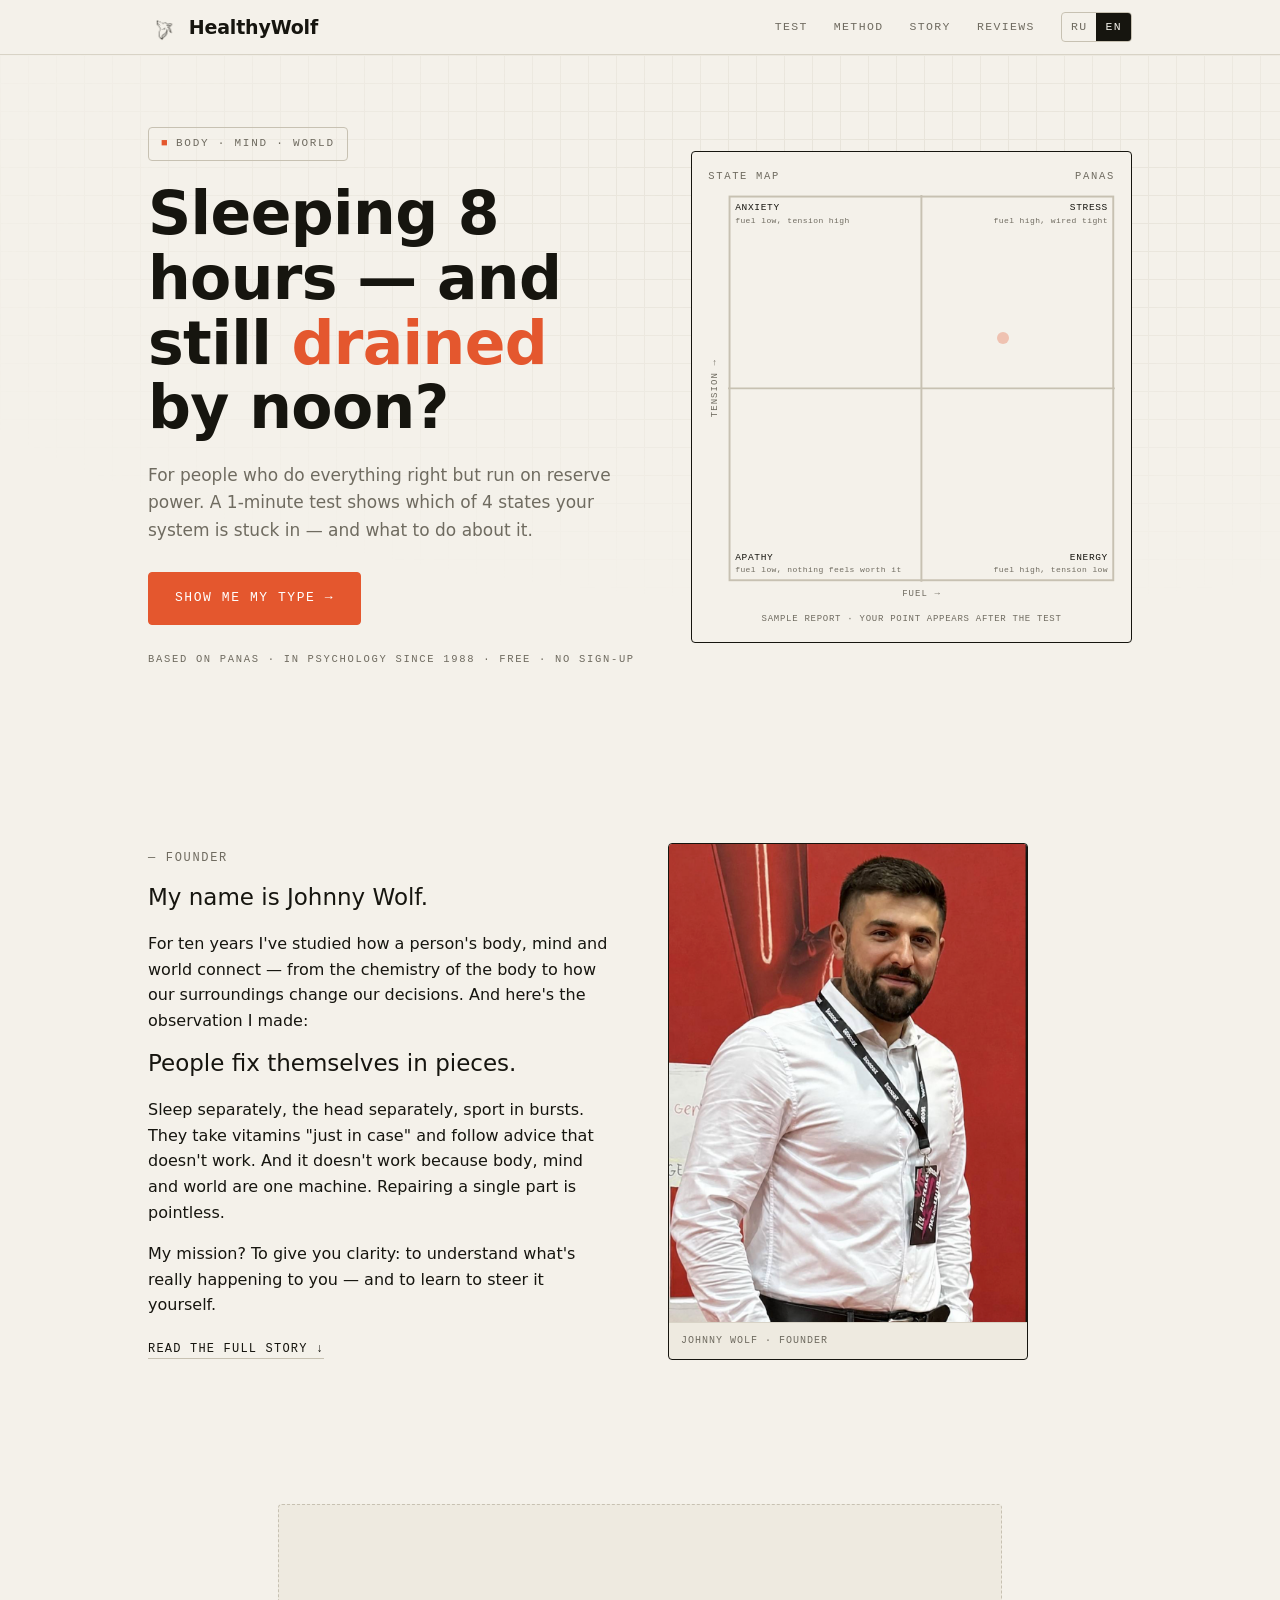
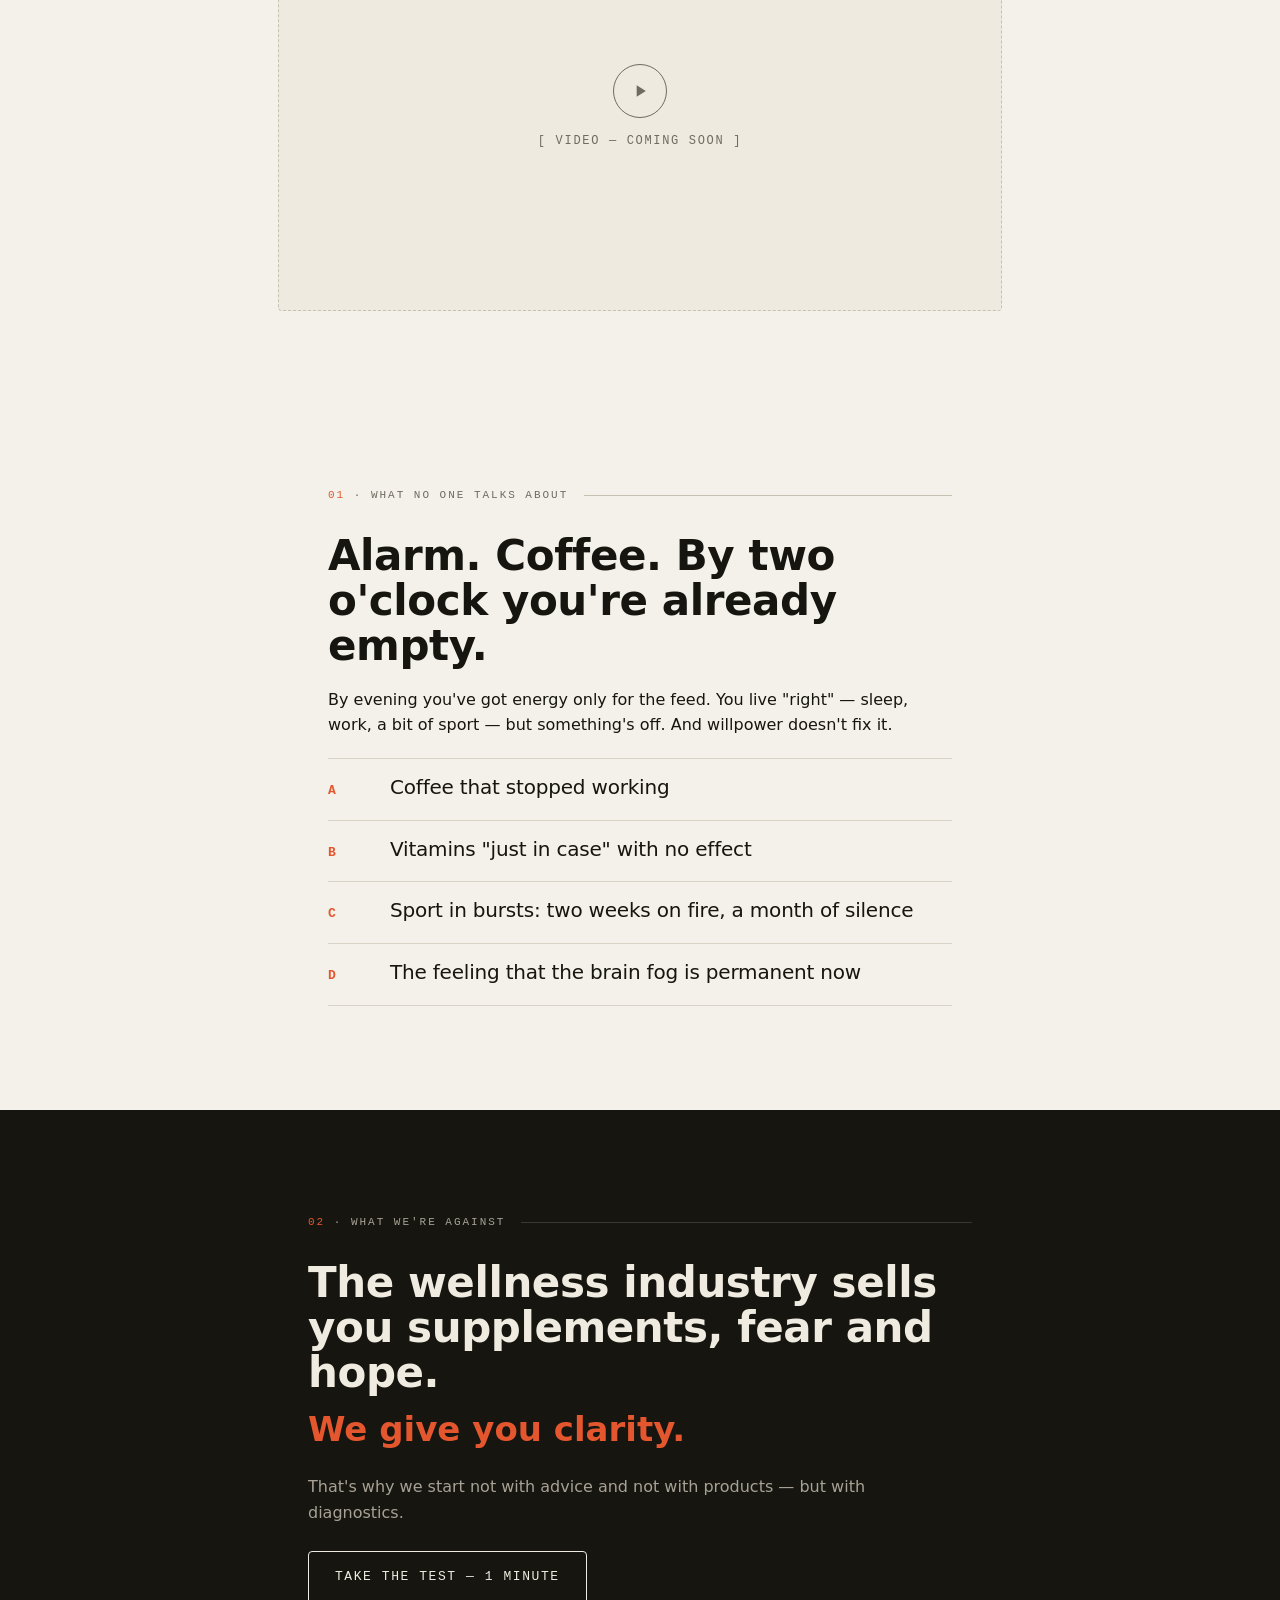
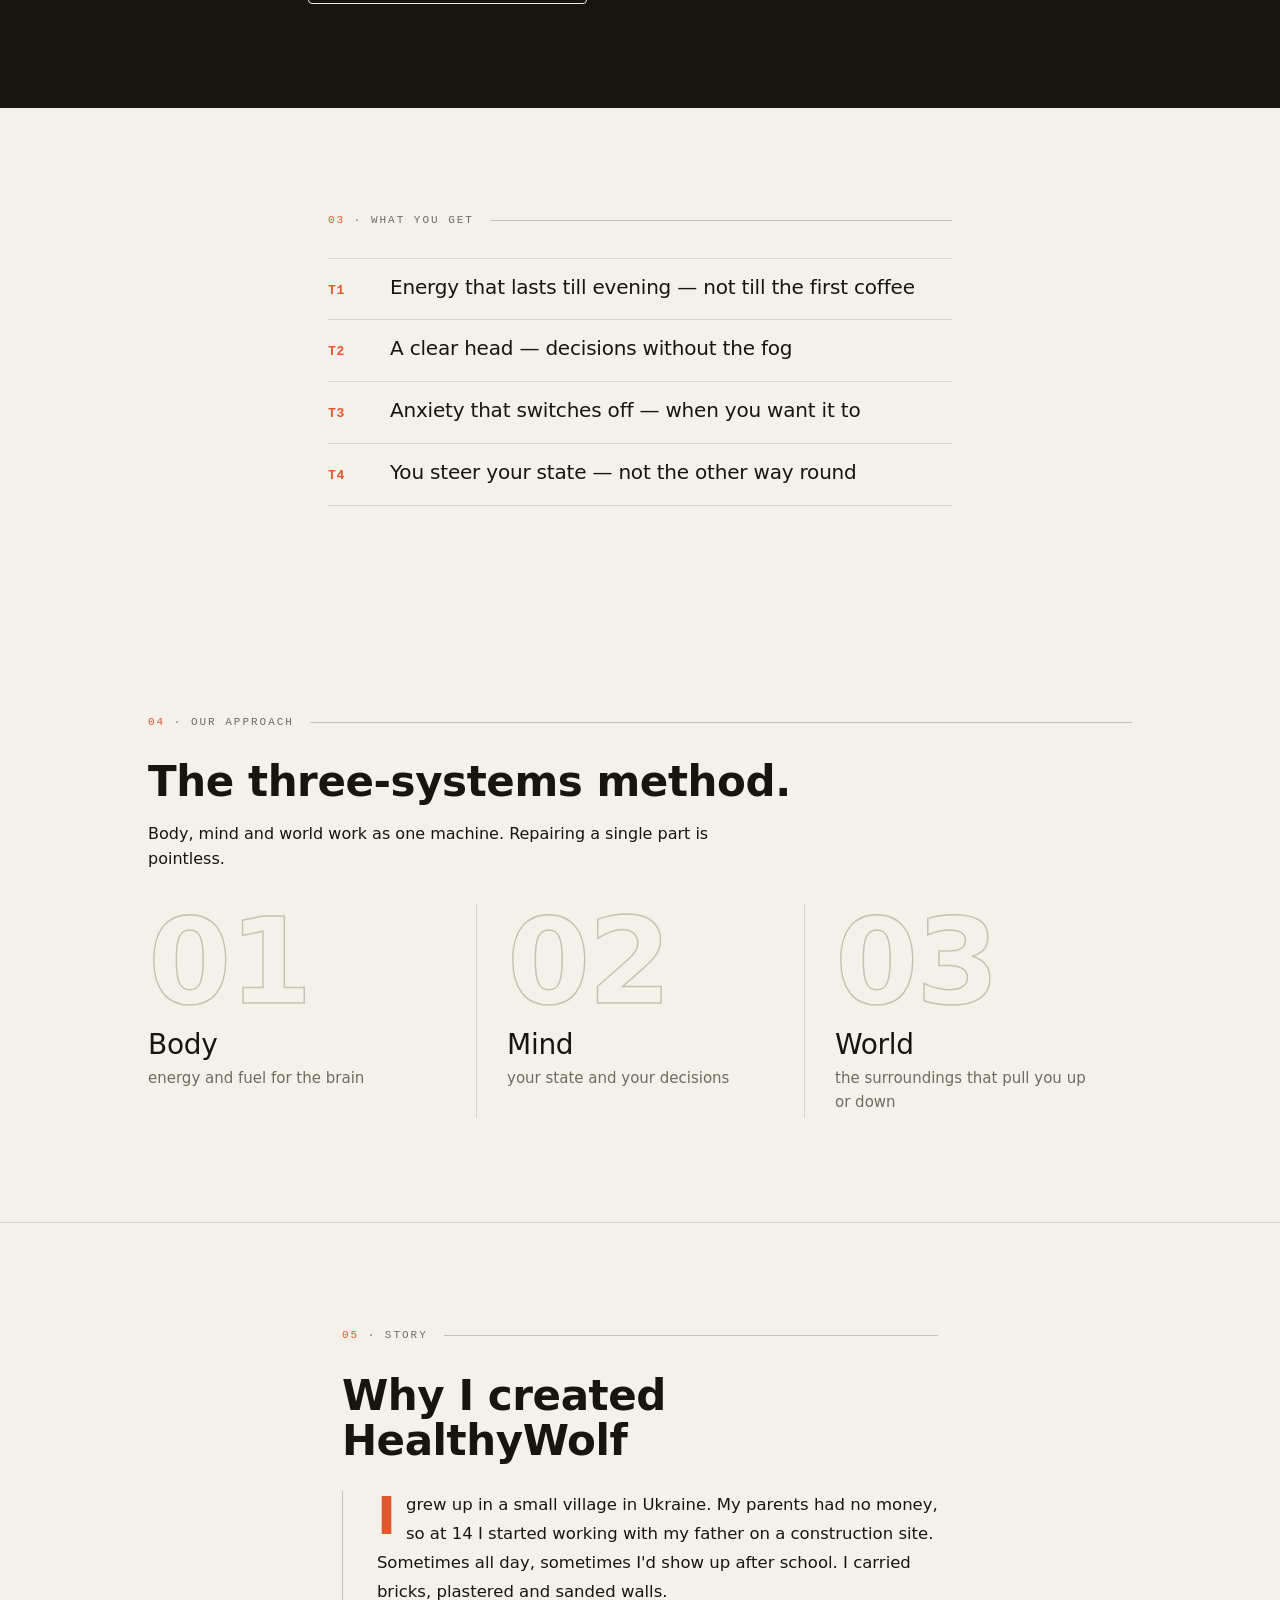
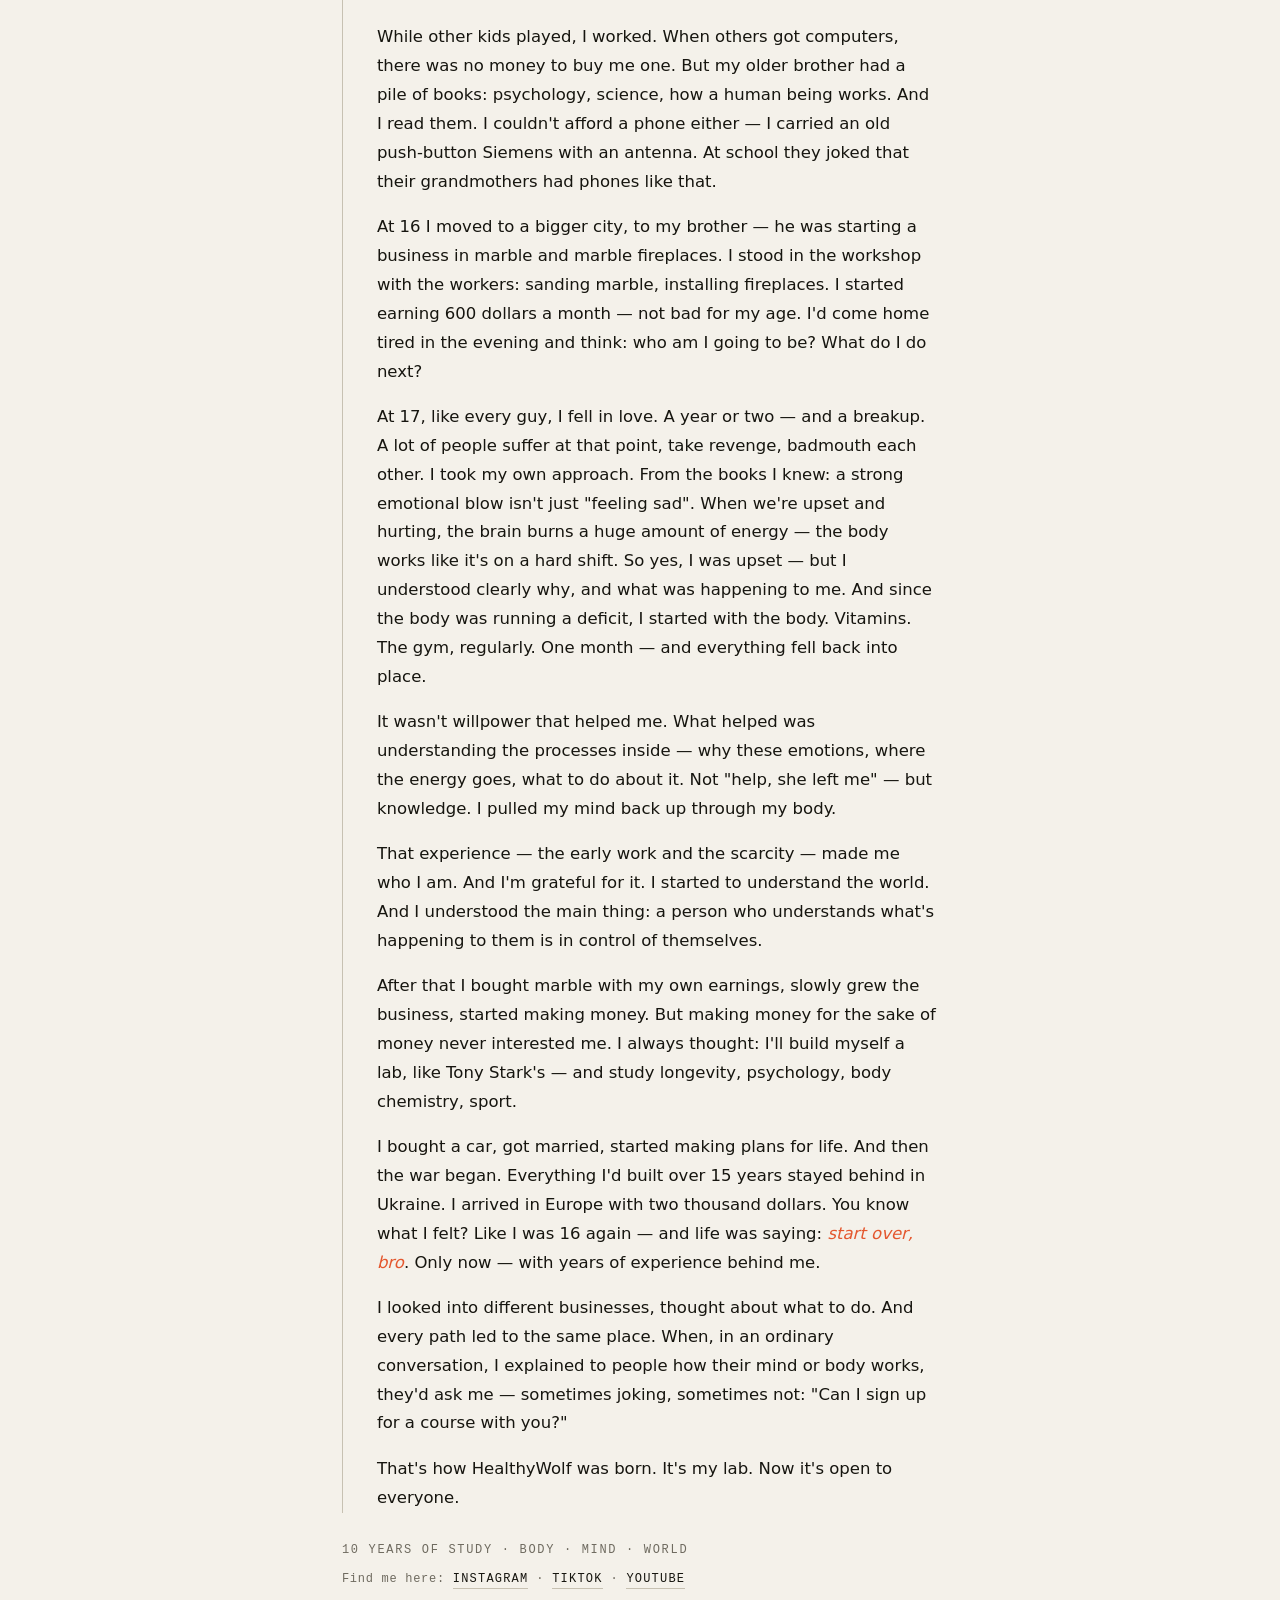
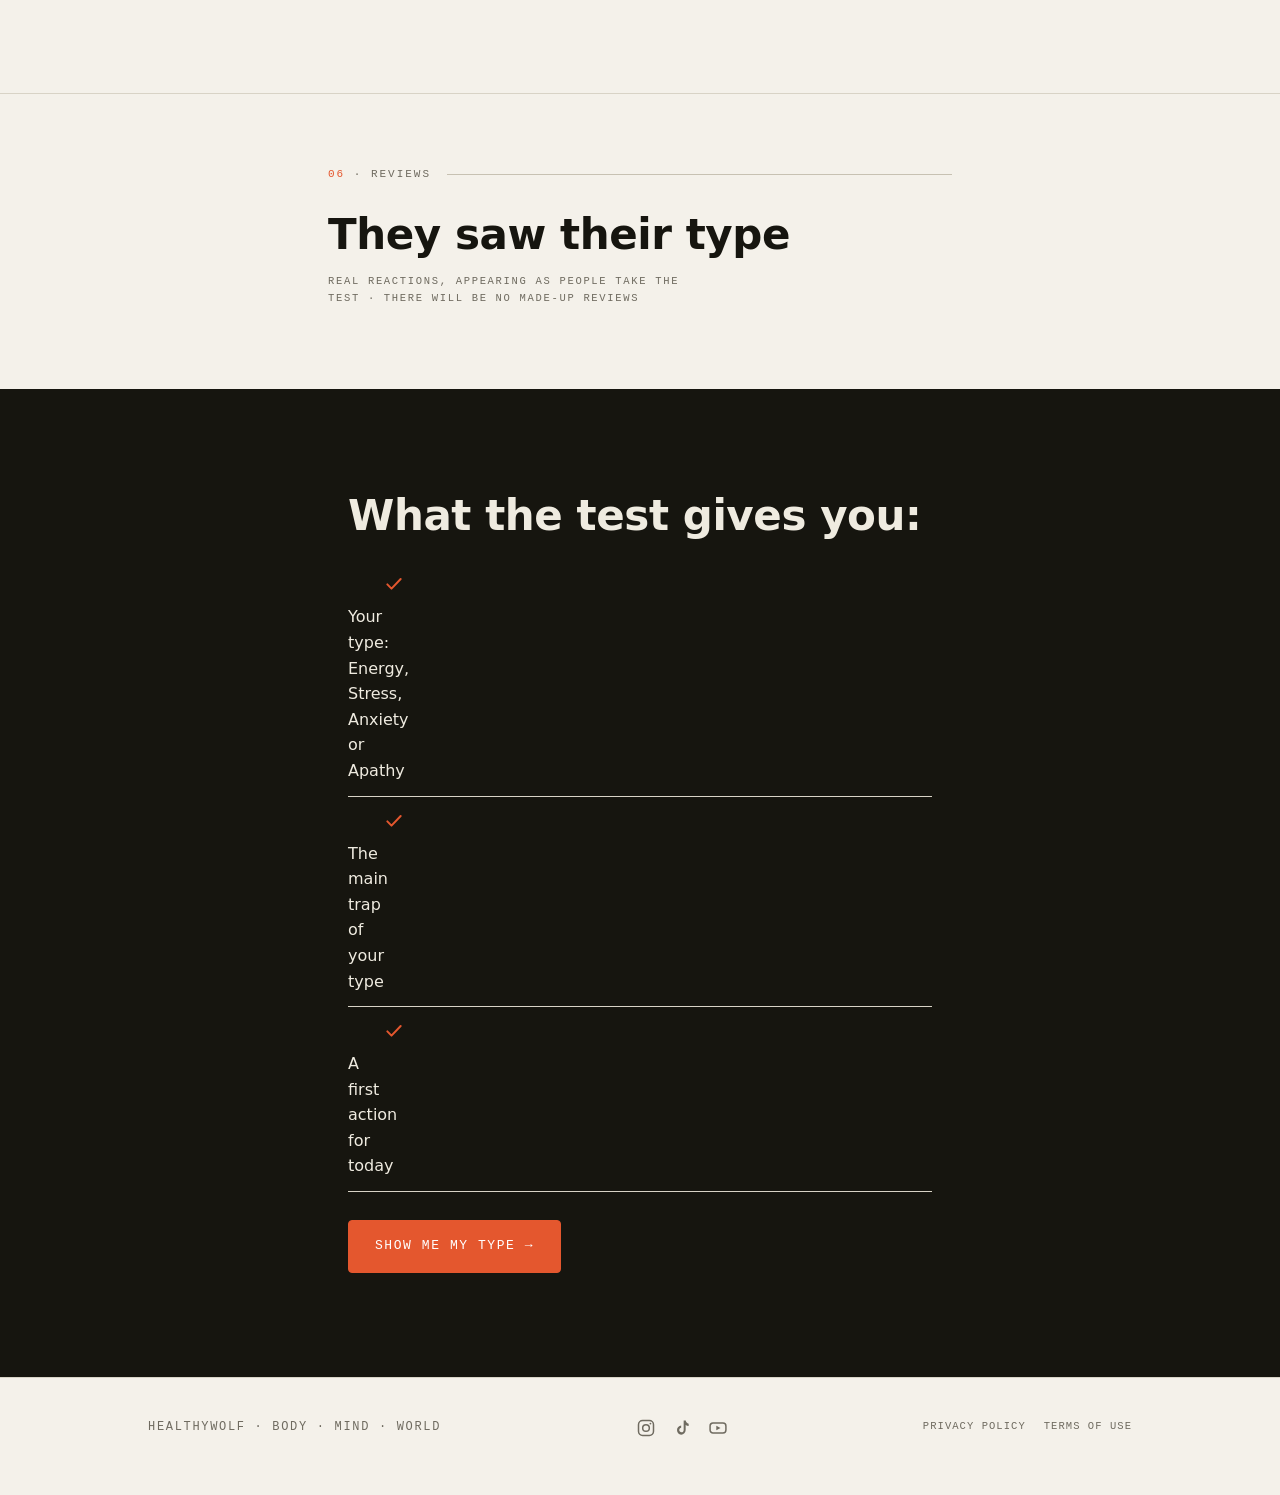
<file: index.html>
<!doctype html>
<html lang="ru">
<head>
<meta charset="utf-8">
<meta name="viewport" content="width=device-width, initial-scale=1">
  <!-- Безопасность: CSP по хэшам inline-скриптов. Добавляешь аналитику —
       впиши её домен в script-src/connect-src и хэш её inline-кода. -->
  <meta http-equiv="Content-Security-Policy" content="default-src 'self'; script-src 'self' 'sha256-riitXBKGtl5y5ccA7GF6ccqJuwEVP5tm8j0ff/fbw9U=' 'sha256-bcwdCZI+Z83jej94TI3LN1e1GLMgAliA8npWfjq/yOk='; style-src 'self' 'unsafe-inline' https://fonts.googleapis.com; font-src 'self' https://fonts.gstatic.com; img-src 'self' data:; connect-src 'self'; frame-src 'none'; object-src 'none'; base-uri 'self'; form-action 'self'; upgrade-insecure-requests">
  <meta name="referrer" content="strict-origin-when-cross-origin">
<script>
/* Язык по умолчанию — английский. Новый посетитель корня → /en/.
   RU остаётся доступным: выбор языка запоминается в localStorage (hw_lang). */
(function(){try{
  var q=new URLSearchParams(location.search).get('lang');
  if(q==='ru'||q==='en')localStorage.setItem('hw_lang',q);
  var pref=localStorage.getItem('hw_lang');
  if(pref==='ru'){ if(location.search) history.replaceState({},'','/'); return; }
  location.replace('/en/');
}catch(e){ location.replace('/en/'); }})();
</script>
<noscript><meta http-equiv="refresh" content="0; url=/en/"></noscript>
<title>HealthyWolf — тело, психика, мир. Тест состояния за 1 минуту</title>
<meta name="description" content="Спишь по 8 часов и всё равно выжат? Бесплатный тест на основе PANAS за 1 минуту покажет, в каком из 4 состояний застрял твой организм — Энергия, Стресс, Тревога или Апатия — и что с этим делать.">
<link rel="canonical" href="https://myhealthywolf.com/">
<link rel="alternate" hreflang="ru" href="https://myhealthywolf.com/">
<link rel="alternate" hreflang="en" href="https://myhealthywolf.com/en/">
<link rel="alternate" hreflang="x-default" href="https://myhealthywolf.com/en/">
<!-- Open Graph -->
<meta property="og:type" content="website">
<meta property="og:site_name" content="HealthyWolf">
<meta property="og:locale" content="ru_RU">
<meta property="og:url" content="https://myhealthywolf.com/">
<meta property="og:title" content="В каком из 4 состояний ты живёшь? Тест за 1 минуту">
<meta property="og:description" content="Тело, психика и мир — одна машина. Бесплатный тест на основе PANAS покажет твой тип и первое действие на сегодня.">
<meta property="og:image" content="https://myhealthywolf.com/assets/og.png">
<meta property="og:image:width" content="1200">
<meta property="og:image:height" content="630">
<meta name="twitter:card" content="summary_large_image">
<meta name="twitter:title" content="В каком из 4 состояний ты живёшь? Тест за 1 минуту">
<meta name="twitter:description" content="Тело, психика и мир — одна машина. Бесплатный тест на основе PANAS покажет твой тип.">
<meta name="twitter:image" content="https://myhealthywolf.com/assets/og.png">
<meta name="theme-color" content="#F4F1EA">
<link rel="icon" href="/assets/favicon.ico" sizes="any">
<link rel="apple-touch-icon" href="/assets/apple-touch-icon.png">
<link rel="preconnect" href="https://fonts.googleapis.com">
<link rel="preconnect" href="https://fonts.gstatic.com" crossorigin>
<link href="https://fonts.googleapis.com/css2?family=IBM+Plex+Mono:wght@400;500;600&family=Inter:wght@400;500;600&family=Space+Grotesk:wght@500;600;700&display=swap" rel="stylesheet">
<link rel="stylesheet" href="/assets/lab.css">
<script>document.documentElement.className += " js";</script>
<!-- ANALYTICS -->
</head>
<body>
<a class="skip" href="#test">К тесту</a>

<!-- ============ NAV ============ -->
<header class="nav">
  <div class="nav__in">
    <a class="brand" href="/" aria-label="HealthyWolf — на главную">
      <img class="brand__ico" src="/assets/wolf-ink.png" alt="" width="30" height="27">
      <span class="brand__name">Healthy<b>Wolf</b></span>
    </a>
    <button class="burger" aria-label="Меню" aria-expanded="false"><span></span></button>
    <nav class="nav__links" aria-label="Основная навигация">
      <a href="/test/">Тест</a>
      <a href="#method">Метод</a>
      <a href="#story">История</a>
      <a href="#reviews">Отзывы</a>
      <span class="lang">
        <a href="/" aria-current="true">RU</a>
        <a href="/en/">EN</a>
      </span>
    </nav>
  </div>
</header>

<main>

<!-- ============ 2 · ХИРО ============ -->
<section class="hero" id="test">
  <div class="hero__grid-bg" aria-hidden="true"></div>
  <div class="wrap hero__in">
    <div>
      <span class="stamp"><span class="dot">■</span> Тело · Психика · Мир</span>
      <h1>Спишь по 8 часов — и всё равно <span class="accent">выжат</span> к обеду?</h1>
      <p class="hero__sub">Для тех, кто делает всё правильно, но живёт на резервном питании. Тест за 1 минуту покажет, в каком из 4 состояний застрял твой организм — и что с этим делать.</p>
      <div class="hero__cta">
        <a class="btn btn--accent" href="/test/">Хочу узнать свой тип →</a>
      </div>
      <div class="mono sm hero__facts">Основано на PANAS · в психологии с 1988 года · бесплатно · без регистрации</div>
    </div>
    <div>
      <div class="quad">
        <div class="quad__head">
          <span class="mono sm">Карта состояний</span>
          <span class="mono sm">PANAS</span>
        </div>
        <div class="quad__plotwrap">
          <span class="quad__axis-y">Напряжение →</span>
          <div class="quad__plot">
            <svg class="quad__svg" viewBox="0 0 100 100" preserveAspectRatio="none" aria-hidden="true">
              <rect x="0.4" y="0.4" width="99.2" height="99.2" fill="none" stroke="#C7C1B2" stroke-width="0.5"/>
              <line x1="50" y1="0" x2="50" y2="100" stroke="#C7C1B2" stroke-width="0.5"/>
              <line x1="0" y1="50" x2="100" y2="50" stroke="#C7C1B2" stroke-width="0.5"/>
            </svg>
            <div class="quad__label tl">Тревога<small>сил нет, всё напряжено</small></div>
            <div class="quad__label tr">Стресс<small>сил много, на взводе</small></div>
            <div class="quad__label bl">Апатия<small>сил нет, ничего не хочется</small></div>
            <div class="quad__label br">Энергия<small>силы есть, напряжения нет</small></div>
            <span class="quad__pt sample" style="left:71%;bottom:63%"></span>
          </div>
          <span class="quad__axis-x">Силы →</span>
        </div>
        <div class="quad__note">пример отчёта · твоя точка появится после теста</div>
      </div>
    </div>
  </div>
</section>

<!-- ============ 3 · ИНТРО ОСНОВАТЕЛЯ ============ -->
<section class="tight">
  <div class="wrap cols2">
    <div class="reveal">
      <span class="mono">— Основатель</span>
      <p class="lead" style="margin-top:14px">Меня зовут Джони Волк.</p>
      <p>Десять лет я изучаю, как связаны тело, психика и мир человека — от химии организма до того, как окружение меняет наши решения. И вот наблюдение, которое я сделал:</p>
      <p class="lead accent">Люди чинят себя по частям.</p>
      <p>Сон — отдельно, голову — отдельно, спорт — рывками. Пьют витамины «на всякий случай» и слушают советы, которые не работают. А не работают они потому, что тело, психика и мир — это одна машина. Ремонтировать одну деталь бессмысленно.</p>
      <p>Моя миссия? Дать тебе ясность: понять, что происходит с тобой на самом деле, — и научиться управлять этим самому.</p>
      <a class="tlink" href="#story">Читать историю целиком ↓</a>
    </div>
    <div class="reveal">
      <figure class="photo" style="margin:0">
        <img src="/assets/janov.png" alt="Джони Волк, основатель HealthyWolf" loading="lazy" width="980" height="1596">
        <figcaption class="photo__cap">Джони Волк · Основатель</figcaption>
      </figure>
    </div>
  </div>
</section>

<!-- ============ 4 · СЛОТ ПОД ВИДЕО ============ -->
<section class="tight">
  <div class="wrap" style="max-width:820px">
    <div class="videoslot reveal">
      <span class="play"><svg viewBox="0 0 24 24" fill="currentColor" aria-hidden="true"><path d="M8 5v14l11-7z"/></svg></span>
      <span class="mono">[ Видео — скоро ]</span>
    </div>
  </div>
</section>

<!-- ============ 5 · БОЛЬ ============ -->
<section>
  <div class="wrap" style="max-width:720px">
    <div class="rule"><span><span class="num">01</span> · О чём никто не говорит</span></div>
    <h2 class="reveal">Будильник. Кофе. К двум часам ты уже пустой.</h2>
    <p class="reveal" style="margin-top:18px">Вечером сил хватает только на ленту. Ты живёшь «правильно» — сон, работа, немного спорта — но что-то не так. И силой воли это не лечится.</p>
    <div class="ledger reveal" style="margin-top:20px">
      <div class="ledger__row"><span class="ledger__i">A</span><div><h3>Кофе, который перестал работать</h3></div></div>
      <div class="ledger__row"><span class="ledger__i">B</span><div><h3>Витамины «на всякий случай» без эффекта</h3></div></div>
      <div class="ledger__row"><span class="ledger__i">C</span><div><h3>Спорт рывками: две недели огня, месяц тишины</h3></div></div>
      <div class="ledger__row"><span class="ledger__i">D</span><div><h3>Ощущение, что туман в голове теперь навсегда</h3></div></div>
    </div>
  </div>
</section>

<!-- ============ 6 · ВРАГ (тёмная секция) ============ -->
<section class="dark">
  <div class="wrap" style="max-width:760px">
    <div class="rule"><span><span class="num">02</span> · Против кого мы</span></div>
    <h2 class="reveal">Индустрия wellness продаёт тебе добавки, страх и надежду.</h2>
    <p class="enemy-line reveal">Мы даём ясность.</p>
    <p class="reveal">Поэтому мы начинаем не с советов и не с продуктов — с диагностики.</p>
    <div class="reveal" style="margin-top:26px">
      <a class="btn btn--ghost" href="/test/">Пройти тест — 1 минута</a>
    </div>
  </div>
</section>

<!-- ============ 7 · ЧТО ТЫ ПОЛУЧИШЬ ============ -->
<section>
  <div class="wrap" style="max-width:720px">
    <div class="rule"><span><span class="num">03</span> · Что ты получишь</span></div>
    <div class="ledger reveal">
      <div class="ledger__row"><span class="ledger__i">T1</span><div><h3>Энергия до вечера — а не до первого кофе</h3></div></div>
      <div class="ledger__row"><span class="ledger__i">T2</span><div><h3>Ясная голова — решения без тумана</h3></div></div>
      <div class="ledger__row"><span class="ledger__i">T3</span><div><h3>Тревога, которая выключается — когда ты этого хочешь</h3></div></div>
      <div class="ledger__row"><span class="ledger__i">T4</span><div><h3>Ты управляешь состоянием — а не оно тобой</h3></div></div>
    </div>
  </div>
</section>

<!-- ============ 8 · МЕТОД ============ -->
<section id="method">
  <div class="wrap">
    <div class="rule"><span><span class="num">04</span> · Наш подход</span></div>
    <h2 class="reveal">Метод трёх систем.</h2>
    <p class="reveal" style="margin-top:16px;max-width:60ch">Тело, психика и мир работают как одна машина. Ремонтировать одну деталь бессмысленно.</p>
    <div class="cols3">
      <div class="reveal">
        <span class="ghost-num">01</span>
        <h3>Тело</h3>
        <p>энергия и топливо для мозга</p>
      </div>
      <div class="reveal">
        <span class="ghost-num">02</span>
        <h3>Психика</h3>
        <p>состояние и решения</p>
      </div>
      <div class="reveal">
        <span class="ghost-num">03</span>
        <h3>Мир</h3>
        <p>окружение, которое тянет вверх или вниз</p>
      </div>
    </div>
  </div>
</section>

<hr class="divider">

<!-- ============ 9 · ИСТОРИЯ ============ -->
<section id="story">
  <div class="wrap story">
    <div class="rule"><span><span class="num">05</span> · История</span></div>
    <h2 class="reveal" style="margin-bottom:28px">Почему я создал HealthyWolf</h2>
    <div class="story__body reveal">
      <p>Я вырос в маленьком селе в Украине. У родителей не было денег, поэтому в 14 лет я начал работать с отцом на стройке. Иногда целый день, иногда приходил на работу после школы. Таскал кирпичи, штукатурил, шлифовал стены.</p>
      <p>Когда другие дети играли — я работал. Когда другим покупали компьютеры — мне купить было не на что. Зато у старшего брата была куча книг: психология, наука, как устроен человек. И я читал их. Телефон я тоже не мог себе позволить — ходил с кнопочным Siemens с антенной. В школе шутили, что такие телефоны у их бабушек.</p>
      <p>В 16 я переехал в город побольше, к брату — он начинал бизнес по мрамору и мраморным каминам. Я встал в цех с рабочими: шлифовал мрамор, ставил камины. Начал зарабатывать 600 долларов в месяц — для моих лет неплохо. Приходил вечером уставший и думал: кем я буду? Что мне делать дальше?</p>
      <p>В 17, как и все парни, я влюбился. Год-два — и расставание. Многие в этот момент страдают, мстят, наговаривают. Я подошёл по-своему. Из книг я знал: сильное переживание — это не «просто грустно». Когда мы расстроены и переживаем, мозг сжигает огромное количество энергии — организм пашет, как на тяжёлой смене. То есть да, я был расстроен — но я чётко понимал, почему и что со мной происходит. И раз организм в минусе — я начал с организма. Витамины. Зал регулярно. Один месяц — и всё встало на свои места.</p>
      <p>Мне помогла не сила воли. Мне помогло понимание процессов внутри — почему эти эмоции, куда уходит энергия, что с этим делать. Не «помогите, она меня бросила» — а знание. Психику я вытащил через тело.</p>
      <p>Тот опыт — и ранняя работа, и дефицит — сделали меня тем, кто я есть. И я благодарен этому. Я начал понимать мир. И понял главное: человек, который понимает, что с ним происходит, — управляет собой.</p>
      <p>Дальше я покупал мрамор на свои заработанные, понемногу расширял дело, начал зарабатывать. Но зарабатывать деньги ради денег мне никогда не было интересно. Я всегда думал: сделаю себе лабораторию, как у Тони Старка, — буду изучать долголетие, психологию, химию тела, спорт.</p>
      <p>Купил машину, женился, начал строить планы на жизнь. И началась война. Всё, что строилось 15 лет, осталось в Украине. Я приехал в Европу с двумя тысячами долларов. Знаете, что я почувствовал? Как будто мне снова 16 — и жизнь говорит: <em class="accent">начинай всё сначала, бро</em>. Только теперь — с многолетним опытом.</p>
      <p>Я исследовал бизнесы, думал, чем заняться. А все пути вели к одному. Когда в обычной беседе я объяснял людям, как работает их психика или тело, меня спрашивали — иногда в шутку, иногда нет: «А можно к тебе записаться на курс?»</p>
      <p>Так появился HealthyWolf. Это моя лаборатория. Теперь она открыта для всех.</p>
    </div>
    <div class="mono" style="margin-top:28px">10 лет изучения · Тело · Психика · Мир</div>
    <div class="mono" style="margin-top:10px;text-transform:none;letter-spacing:0.06em">Я на связи:
      <a class="tlink" href="https://instagram.com/myhealthywolf" target="_blank" rel="noopener">Instagram</a> ·
      <a class="tlink" href="https://tiktok.com/@myhealthywolf" target="_blank" rel="noopener">TikTok</a> ·
      <a class="tlink" href="https://youtube.com/@myhealthywolf" target="_blank" rel="noopener">YouTube</a>
    </div>
  </div>
</section>

<hr class="divider">

<!-- ============ 10 · ОТЗЫВЫ ============ -->
<section id="reviews" class="tight">
  <div class="wrap" style="max-width:720px">
    <div class="rule"><span><span class="num">06</span> · Отзывы</span></div>
    <h2 class="reveal">Они увидели свой тип</h2>
    <p class="mono sm reveal" style="margin-top:16px">Реальные реакции, появляются по мере прохождений · выдуманных отзывов не будет</p>
  </div>
</section>

<!-- ============ 11 · ФИНАЛ ============ -->
<section class="dark">
  <div class="wrap" style="max-width:680px">
    <h2 class="reveal">Что даст тест:</h2>
    <ul class="checks reveal" style="margin-top:22px">
      <li><svg class="check-ic" viewBox="0 0 24 24" fill="none" stroke="currentColor" stroke-width="2.4" stroke-linecap="round" stroke-linejoin="round" aria-hidden="true"><path d="M4 12.5l5 5L20 6"/></svg><span>Узнаешь свой тип: Энергия, Стресс, Тревога или Апатия</span></li>
      <li><svg class="check-ic" viewBox="0 0 24 24" fill="none" stroke="currentColor" stroke-width="2.4" stroke-linecap="round" stroke-linejoin="round" aria-hidden="true"><path d="M4 12.5l5 5L20 6"/></svg><span>Поймёшь главную ловушку своего типа</span></li>
      <li><svg class="check-ic" viewBox="0 0 24 24" fill="none" stroke="currentColor" stroke-width="2.4" stroke-linecap="round" stroke-linejoin="round" aria-hidden="true"><path d="M4 12.5l5 5L20 6"/></svg><span>Получишь первое действие уже на сегодня</span></li>
    </ul>
    <a class="btn btn--accent reveal" href="/test/">Хочу узнать свой тип →</a>
  </div>
</section>

</main>

<!-- ============ 12 · FOOTER ============ -->
<footer class="footer">
  <div class="wrap footer__in">
    <div class="footer__brand">HealthyWolf · Тело · Психика · Мир</div>
    <div class="footer__soc">
      <a href="https://instagram.com/myhealthywolf" target="_blank" rel="noopener" aria-label="Instagram">
        <svg viewBox="0 0 24 24" fill="none" stroke="currentColor" stroke-width="1.8" aria-hidden="true"><rect x="3" y="3" width="18" height="18" rx="5"/><circle cx="12" cy="12" r="4"/><circle cx="17.3" cy="6.7" r="1.1" fill="currentColor" stroke="none"/></svg>
      </a>
      <a href="https://tiktok.com/@myhealthywolf" target="_blank" rel="noopener" aria-label="TikTok">
        <svg viewBox="0 0 24 24" fill="currentColor" aria-hidden="true"><path d="M16.5 3c.3 2 1.5 3.5 3.5 3.9v2.6c-1.3 0-2.6-.4-3.6-1.1v6.1c0 3.1-2.4 5.5-5.4 5.5S6 17.6 6 14.5c0-2.9 2.2-5.2 5-5.4v2.7c-1.3.2-2.3 1.3-2.3 2.7 0 1.5 1.2 2.7 2.7 2.7s2.6-1.2 2.6-2.8V3h2.5z"/></svg>
      </a>
      <a href="https://youtube.com/@myhealthywolf" target="_blank" rel="noopener" aria-label="YouTube">
        <svg viewBox="0 0 24 24" fill="none" stroke="currentColor" stroke-width="1.8" aria-hidden="true"><rect x="2.5" y="6" width="19" height="12" rx="3.5"/><path d="M10 9.2l5 2.8-5 2.8z" fill="currentColor" stroke="none"/></svg>
      </a>
    </div>
    <div class="footer__legal">
      <a href="/privacy/">Политика конфиденциальности</a>
      <a href="/terms/">Условия использования</a>
    </div>
  </div>
</footer>

<script src="/assets/hw.js" defer></script>
</body>
</html>
</file>
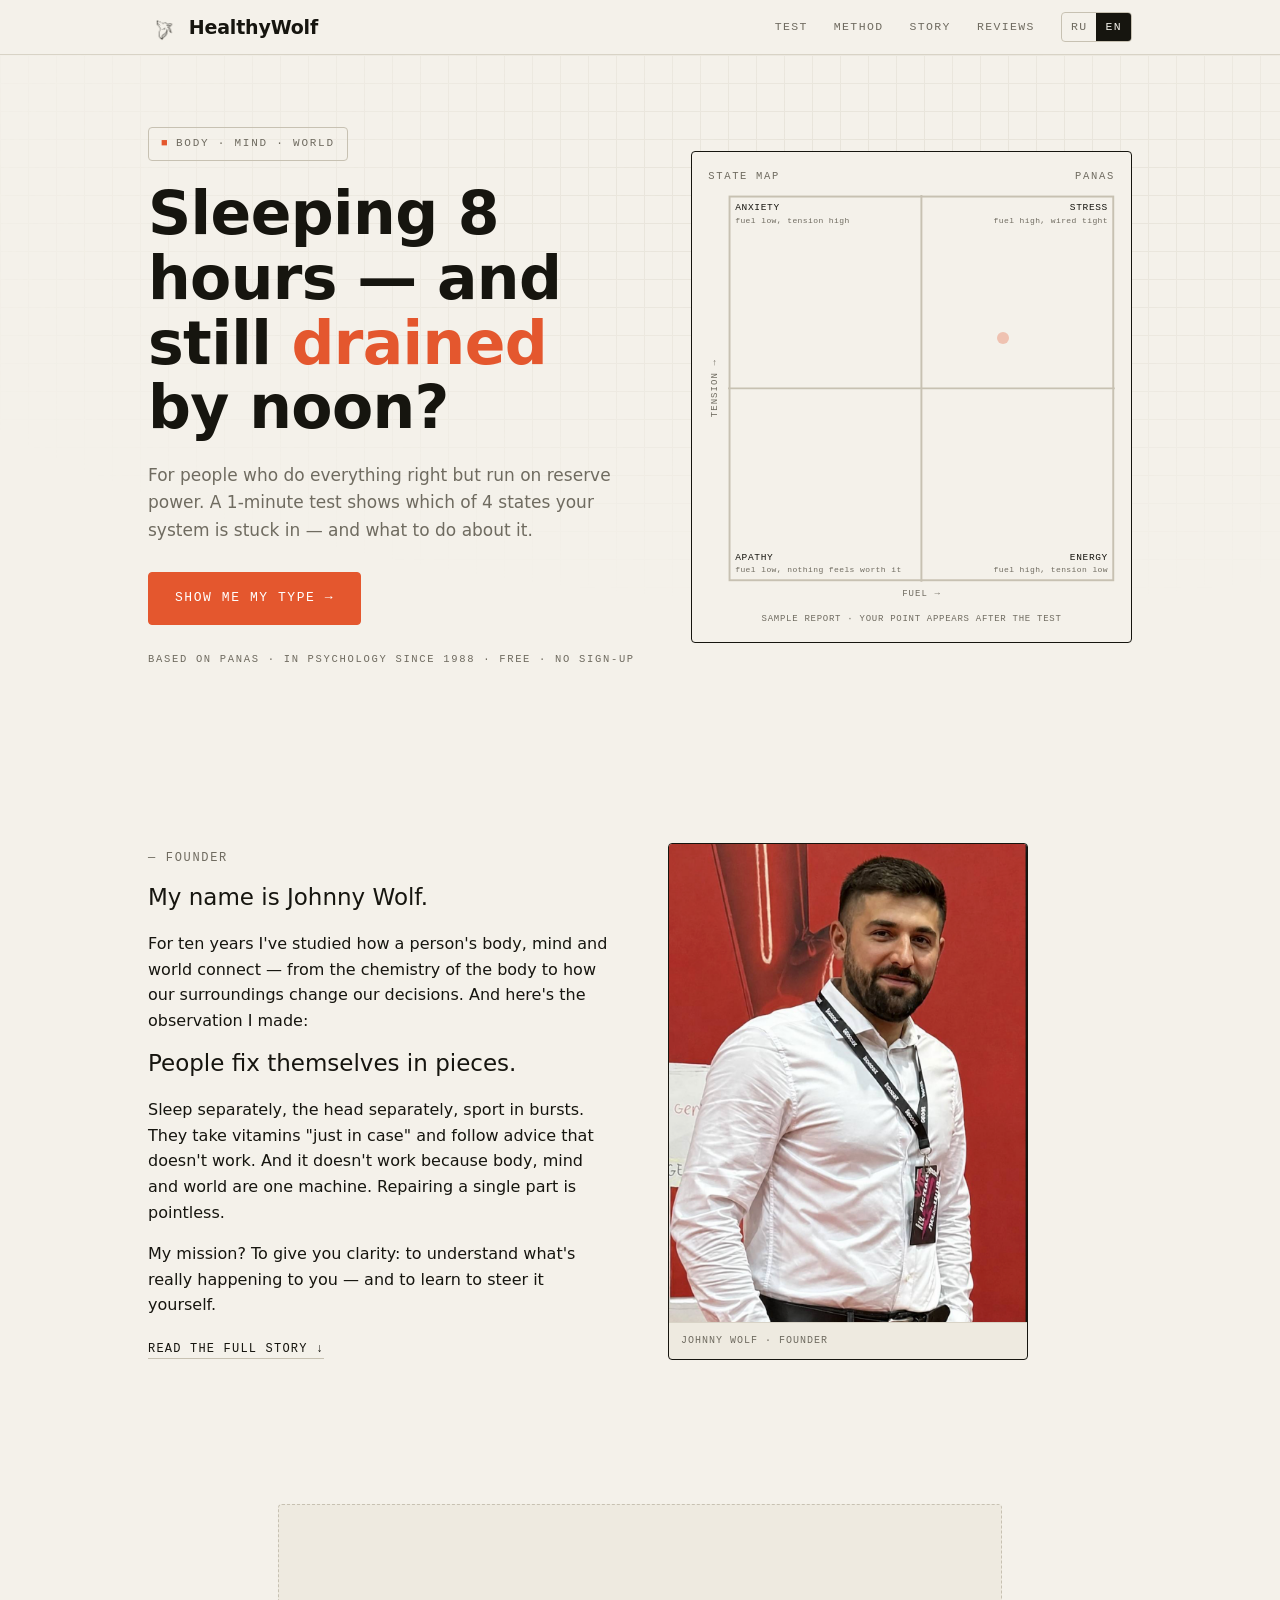
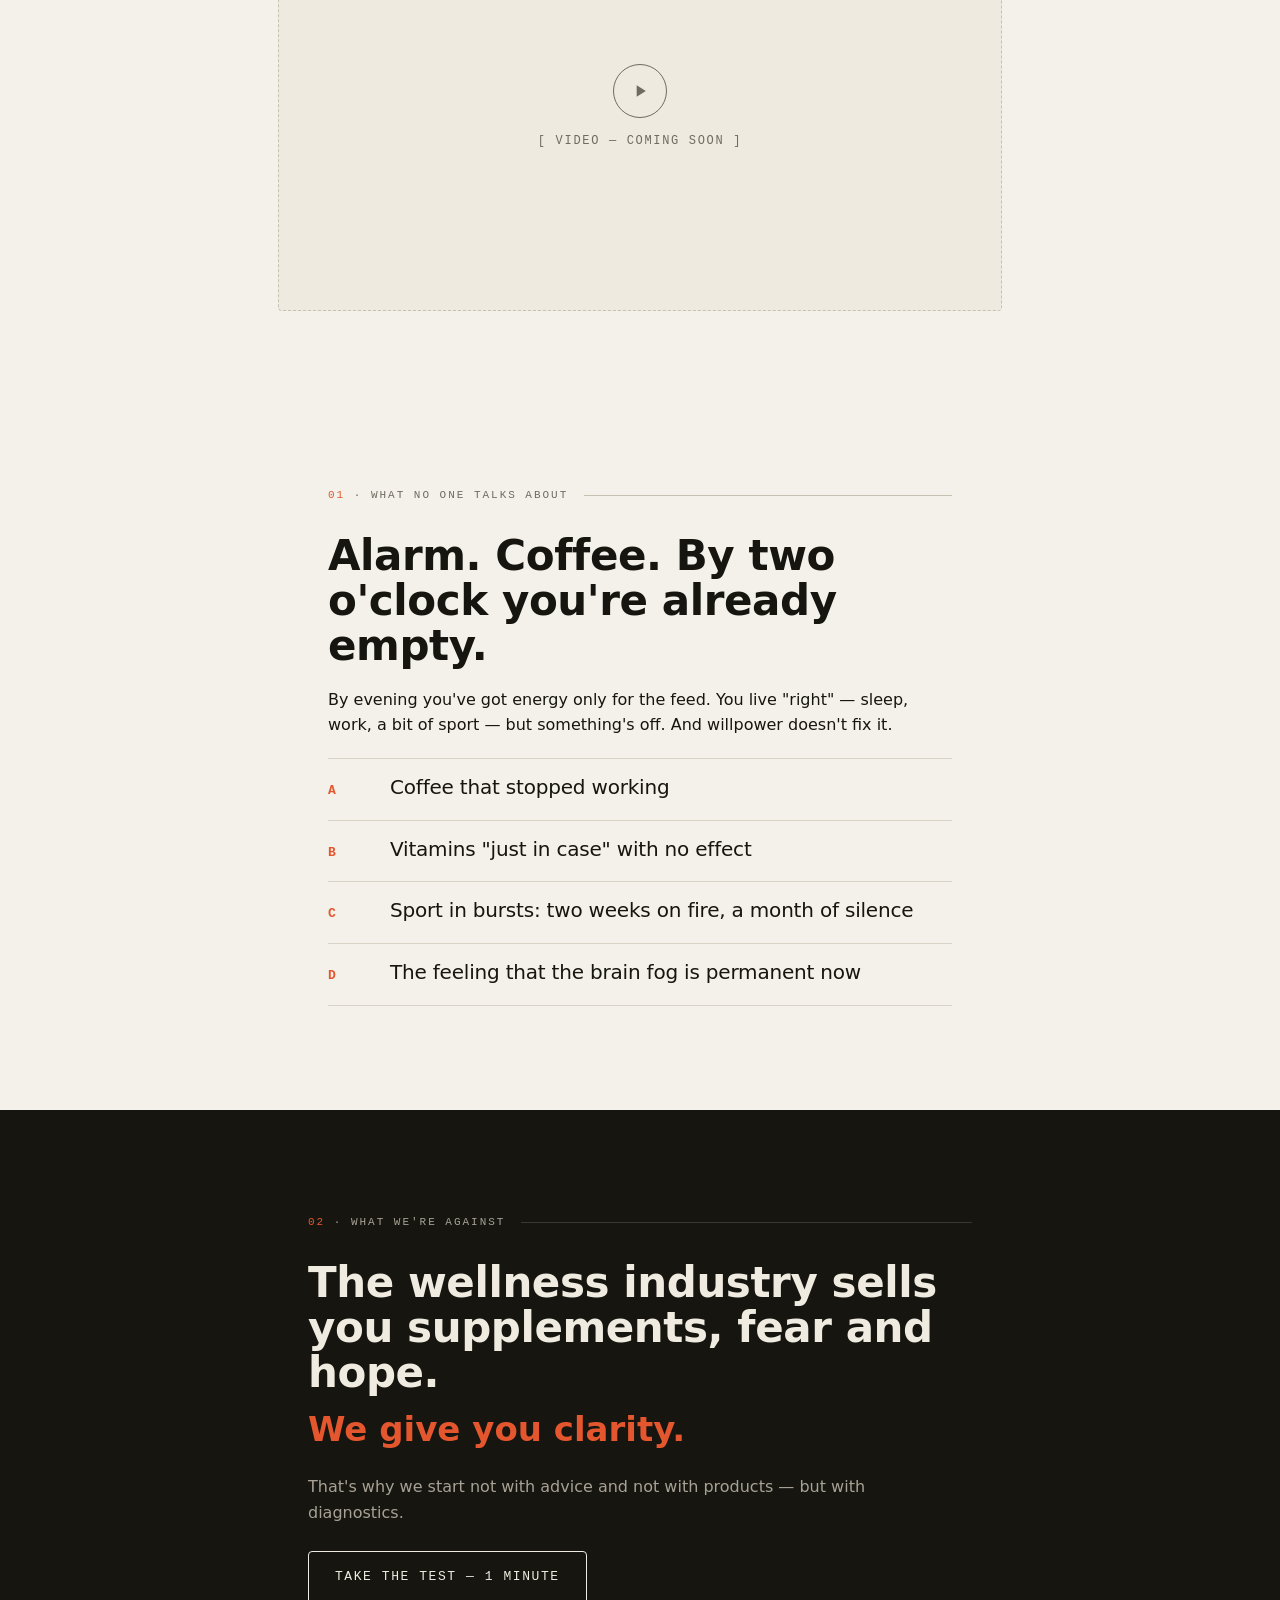
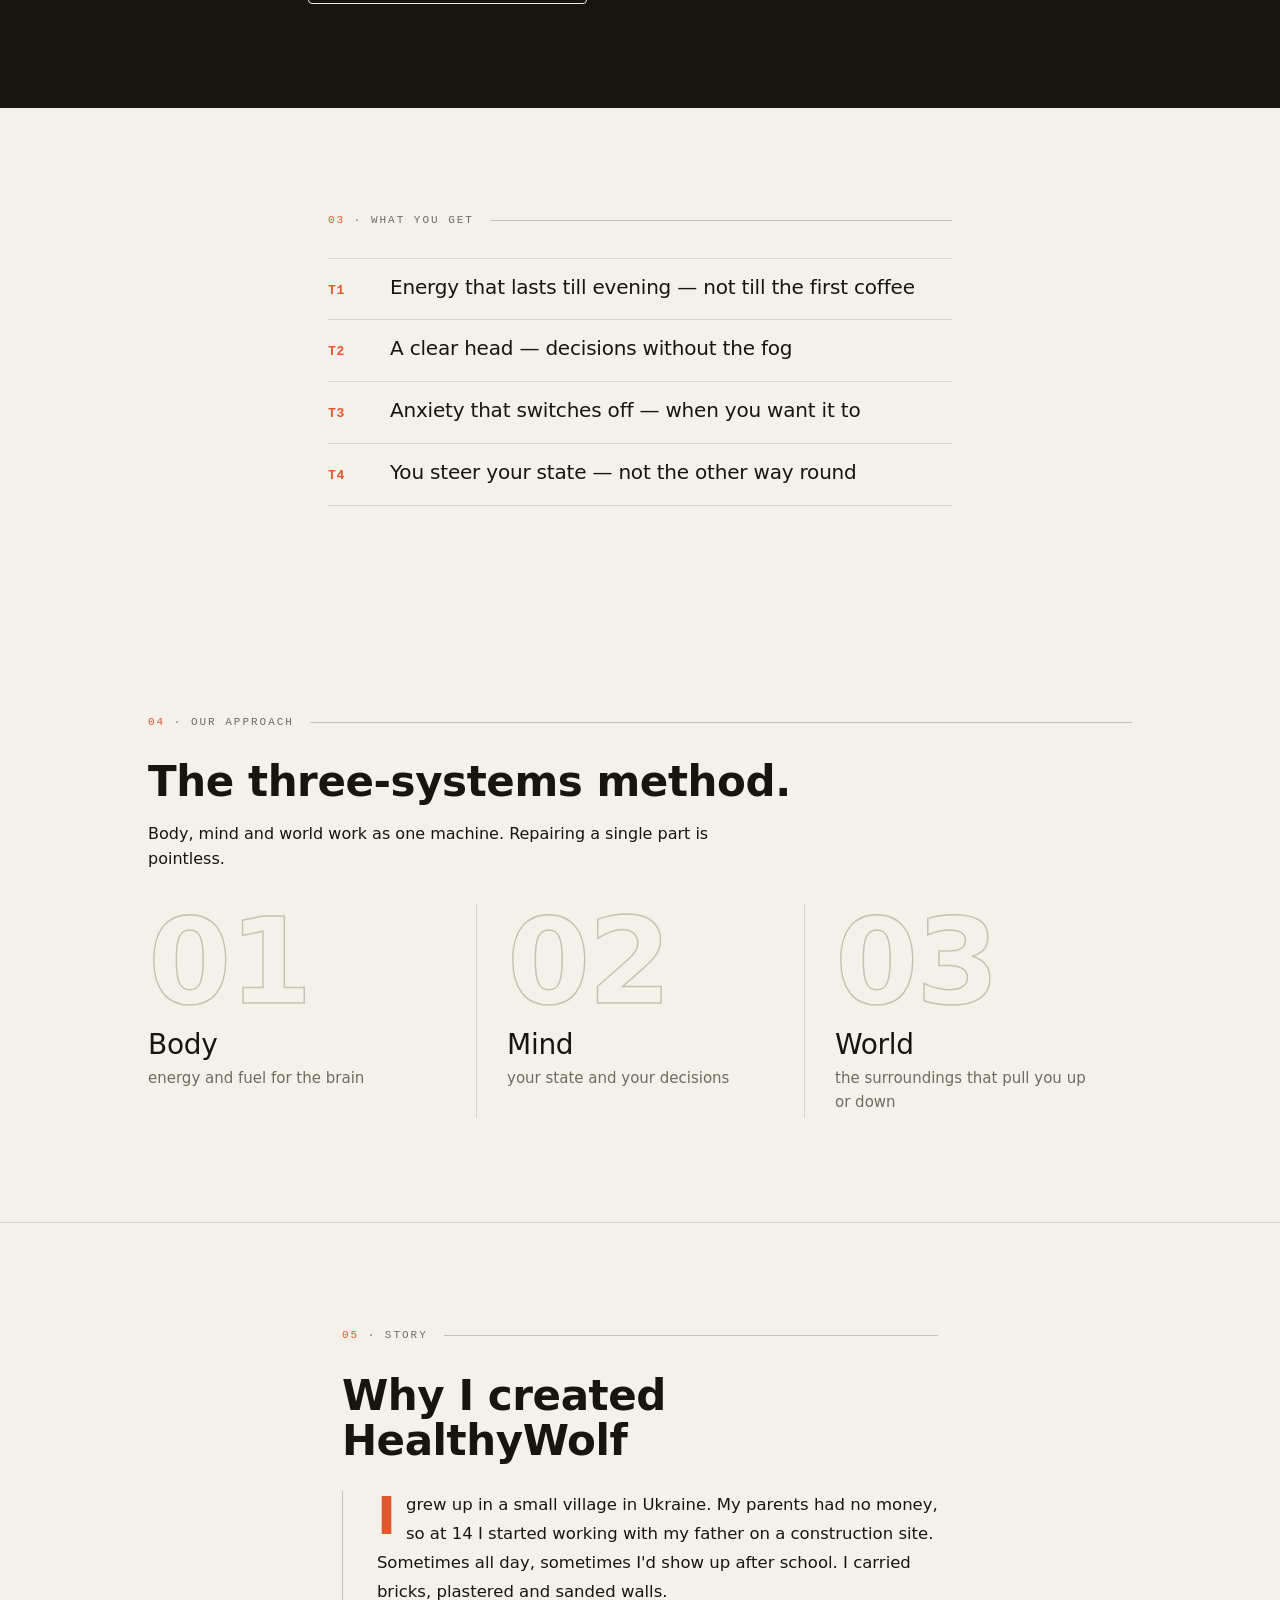
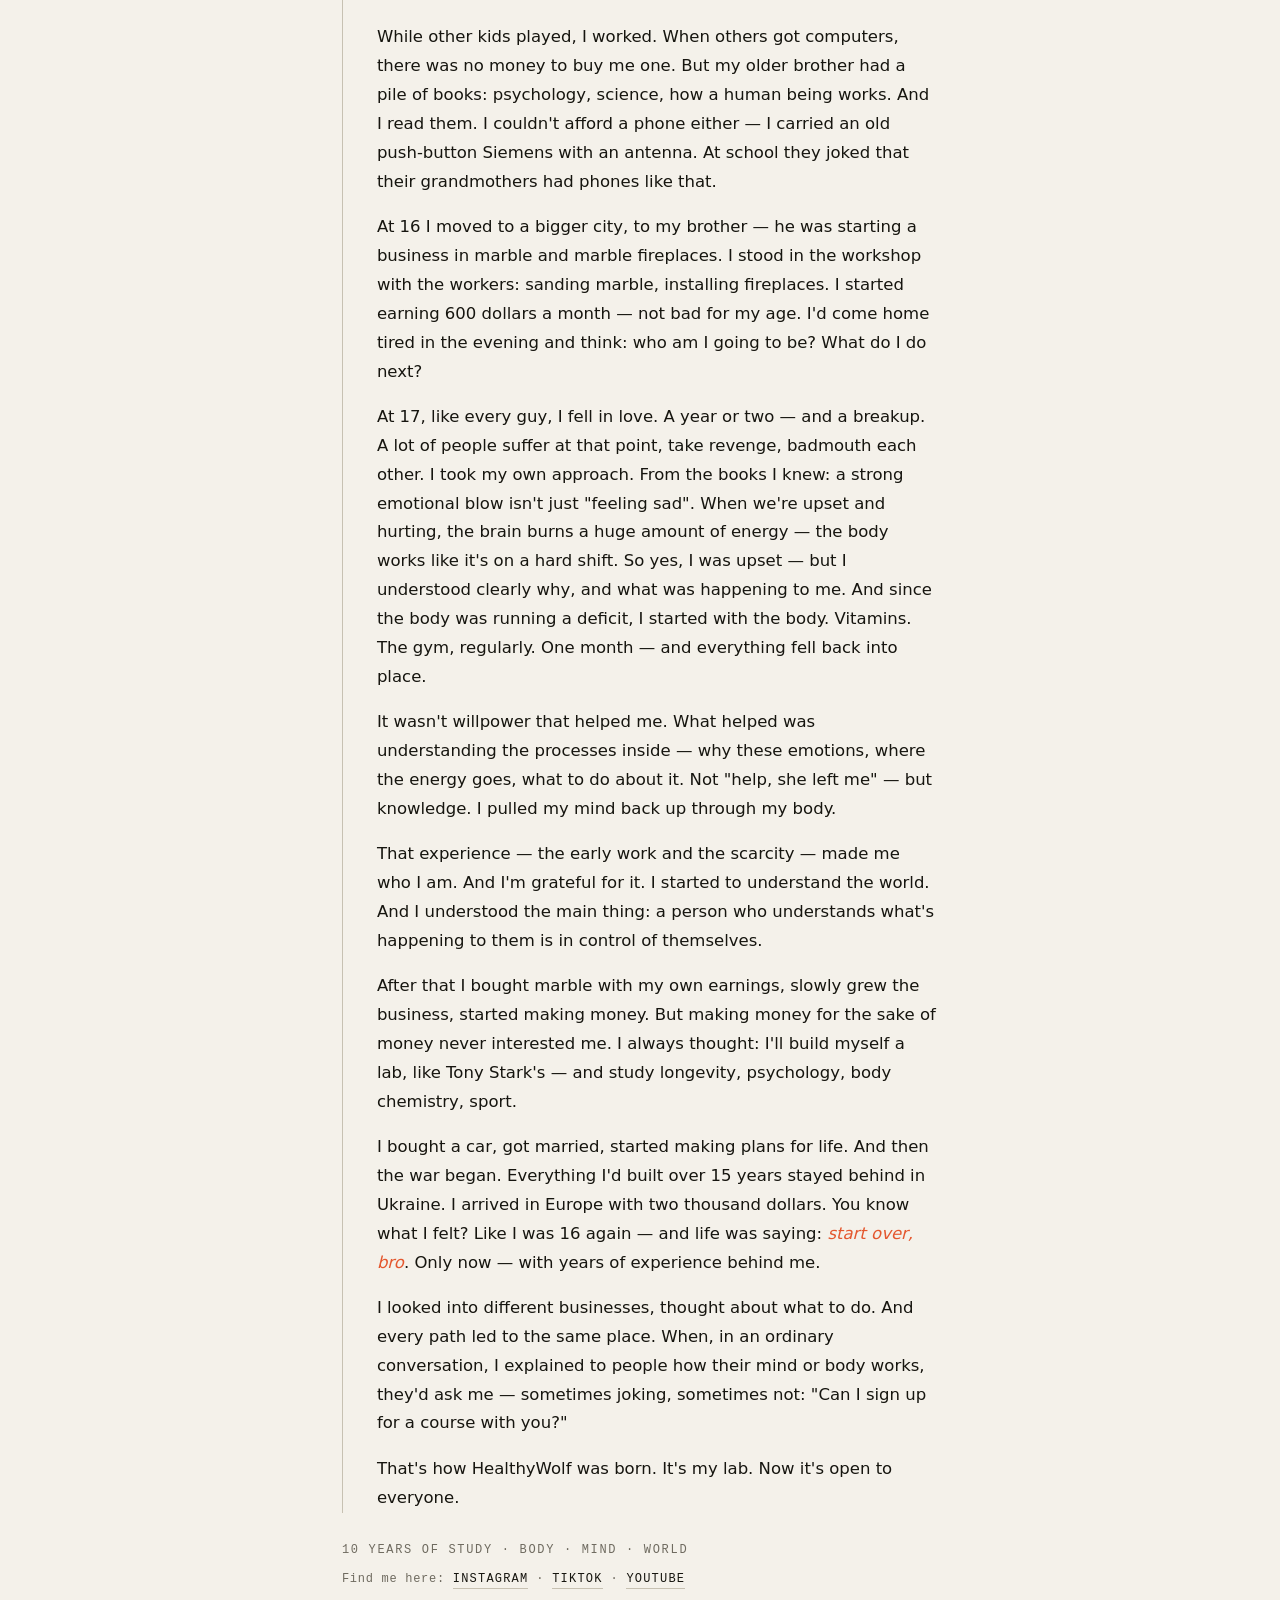
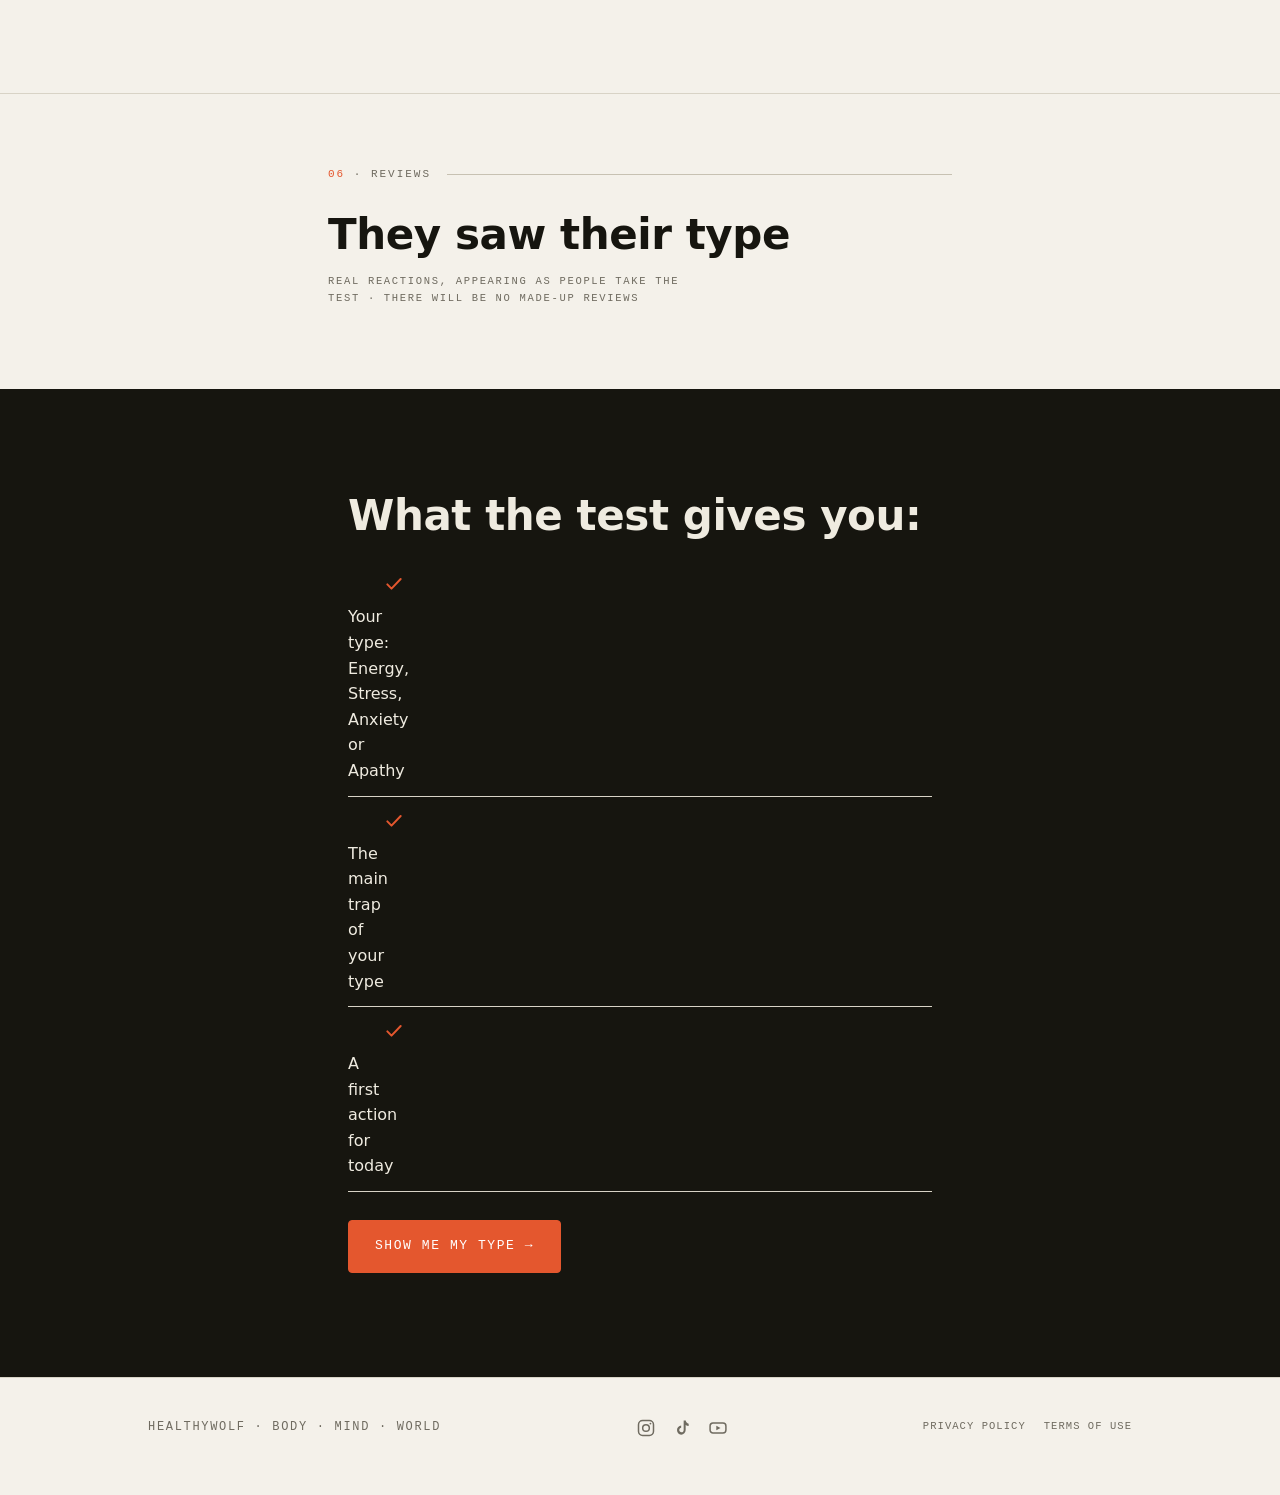
<file: en/index.html>
<!doctype html>
<html lang="en">
<head>
<meta charset="utf-8">
<meta name="viewport" content="width=device-width, initial-scale=1">
  <!-- Безопасность: CSP по хэшам inline-скриптов. Добавляешь аналитику —
       впиши её домен в script-src/connect-src и хэш её inline-кода. -->
  <meta http-equiv="Content-Security-Policy" content="default-src 'self'; script-src 'self' 'sha256-riitXBKGtl5y5ccA7GF6ccqJuwEVP5tm8j0ff/fbw9U=' 'sha256-bcwdCZI+Z83jej94TI3LN1e1GLMgAliA8npWfjq/yOk='; style-src 'self' 'unsafe-inline' https://fonts.googleapis.com; font-src 'self' https://fonts.gstatic.com; img-src 'self' data:; connect-src 'self'; frame-src 'none'; object-src 'none'; base-uri 'self'; form-action 'self'; upgrade-insecure-requests">
  <meta name="referrer" content="strict-origin-when-cross-origin">
<title>HealthyWolf — body, mind, world. A 1-minute state test</title>
<meta name="description" content="Sleeping 8 hours and still drained by noon? A free 1-minute test based on PANAS shows which of 4 states your system is stuck in — Energy, Stress, Anxiety or Apathy — and what to do about it.">
<link rel="canonical" href="https://myhealthywolf.com/en/">
<link rel="alternate" hreflang="ru" href="https://myhealthywolf.com/">
<link rel="alternate" hreflang="en" href="https://myhealthywolf.com/en/">
<link rel="alternate" hreflang="x-default" href="https://myhealthywolf.com/en/">
<meta property="og:type" content="website">
<meta property="og:site_name" content="HealthyWolf">
<meta property="og:locale" content="en_US">
<meta property="og:url" content="https://myhealthywolf.com/en/">
<meta property="og:title" content="Which of the 4 states do you live in? A 1-minute test">
<meta property="og:description" content="Body, mind and world are one machine. A free PANAS-based test shows your type and your first action for today.">
<meta property="og:image" content="https://myhealthywolf.com/assets/og-en.png">
<meta property="og:image:width" content="1200">
<meta property="og:image:height" content="630">
<meta name="twitter:card" content="summary_large_image">
<meta name="twitter:title" content="Which of the 4 states do you live in? A 1-minute test">
<meta name="twitter:description" content="Body, mind and world are one machine. A free PANAS-based test shows your type.">
<meta name="twitter:image" content="https://myhealthywolf.com/assets/og-en.png">
<meta name="theme-color" content="#F4F1EA">
<link rel="icon" href="/assets/favicon.ico" sizes="any">
<link rel="apple-touch-icon" href="/assets/apple-touch-icon.png">
<link rel="preconnect" href="https://fonts.googleapis.com">
<link rel="preconnect" href="https://fonts.gstatic.com" crossorigin>
<link href="https://fonts.googleapis.com/css2?family=IBM+Plex+Mono:wght@400;500;600&family=Inter:wght@400;500;600&family=Space+Grotesk:wght@500;600;700&display=swap" rel="stylesheet">
<link rel="stylesheet" href="/assets/lab.css">
<script>document.documentElement.className += " js";</script>
<!-- ANALYTICS -->
</head>
<body>
<a class="skip" href="#test">To the test</a>

<!-- ============ NAV ============ -->
<header class="nav">
  <div class="nav__in">
    <a class="brand" href="/en/" aria-label="HealthyWolf — home">
      <img class="brand__ico" src="/assets/wolf-ink.png" alt="" width="30" height="27">
      <span class="brand__name">Healthy<b>Wolf</b></span>
    </a>
    <button class="burger" aria-label="Menu" aria-expanded="false"><span></span></button>
    <nav class="nav__links" aria-label="Main navigation">
      <a href="/en/test/">Test</a>
      <a href="#method">Method</a>
      <a href="#story">Story</a>
      <a href="#reviews">Reviews</a>
      <span class="lang">
        <a href="/?lang=ru">RU</a>
        <a href="/en/" aria-current="true">EN</a>
      </span>
    </nav>
  </div>
</header>

<main>

<!-- ============ 2 · HERO ============ -->
<section class="hero" id="test">
  <div class="hero__grid-bg" aria-hidden="true"></div>
  <div class="wrap hero__in">
    <div>
      <span class="stamp"><span class="dot">■</span> Body · Mind · World</span>
      <h1>Sleeping 8 hours — and still <span class="accent">drained</span> by noon?</h1>
      <p class="hero__sub">For people who do everything right but run on reserve power. A 1-minute test shows which of 4 states your system is stuck in — and what to do about it.</p>
      <div class="hero__cta">
        <a class="btn btn--accent" href="/en/test/">Show me my type →</a>
      </div>
      <div class="mono sm hero__facts">Based on PANAS · in psychology since 1988 · free · no sign-up</div>
    </div>
    <div>
      <div class="quad">
        <div class="quad__head">
          <span class="mono sm">State map</span>
          <span class="mono sm">PANAS</span>
        </div>
        <div class="quad__plotwrap">
          <span class="quad__axis-y">Tension →</span>
          <div class="quad__plot">
            <svg class="quad__svg" viewBox="0 0 100 100" preserveAspectRatio="none" aria-hidden="true">
              <rect x="0.4" y="0.4" width="99.2" height="99.2" fill="none" stroke="#C7C1B2" stroke-width="0.5"/>
              <line x1="50" y1="0" x2="50" y2="100" stroke="#C7C1B2" stroke-width="0.5"/>
              <line x1="0" y1="50" x2="100" y2="50" stroke="#C7C1B2" stroke-width="0.5"/>
            </svg>
            <div class="quad__label tl">Anxiety<small>fuel low, tension high</small></div>
            <div class="quad__label tr">Stress<small>fuel high, wired tight</small></div>
            <div class="quad__label bl">Apathy<small>fuel low, nothing feels worth it</small></div>
            <div class="quad__label br">Energy<small>fuel high, tension low</small></div>
            <span class="quad__pt sample" style="left:71%;bottom:63%"></span>
          </div>
          <span class="quad__axis-x">Fuel →</span>
        </div>
        <div class="quad__note">sample report · your point appears after the test</div>
      </div>
    </div>
  </div>
</section>

<!-- ============ 3 · FOUNDER INTRO ============ -->
<section class="tight">
  <div class="wrap cols2">
    <div class="reveal">
      <span class="mono">— Founder</span>
      <p class="lead" style="margin-top:14px">My name is Johnny Wolf.</p>
      <p>For ten years I've studied how a person's body, mind and world connect — from the chemistry of the body to how our surroundings change our decisions. And here's the observation I made:</p>
      <p class="lead accent">People fix themselves in pieces.</p>
      <p>Sleep separately, the head separately, sport in bursts. They take vitamins "just in case" and follow advice that doesn't work. And it doesn't work because body, mind and world are one machine. Repairing a single part is pointless.</p>
      <p>My mission? To give you clarity: to understand what's really happening to you — and to learn to steer it yourself.</p>
      <a class="tlink" href="#story">Read the full story ↓</a>
    </div>
    <div class="reveal">
      <figure class="photo" style="margin:0">
        <img src="/assets/janov.png" alt="Johnny Wolf, founder of HealthyWolf" loading="lazy" width="980" height="1596">
        <figcaption class="photo__cap">Johnny Wolf · Founder</figcaption>
      </figure>
    </div>
  </div>
</section>

<!-- ============ 4 · VIDEO SLOT ============ -->
<section class="tight">
  <div class="wrap" style="max-width:820px">
    <div class="videoslot reveal">
      <span class="play"><svg viewBox="0 0 24 24" fill="currentColor" aria-hidden="true"><path d="M8 5v14l11-7z"/></svg></span>
      <span class="mono">[ Video — coming soon ]</span>
    </div>
  </div>
</section>

<!-- ============ 5 · PAIN ============ -->
<section>
  <div class="wrap" style="max-width:720px">
    <div class="rule"><span><span class="num">01</span> · What no one talks about</span></div>
    <h2 class="reveal">Alarm. Coffee. By two o'clock you're already empty.</h2>
    <p class="reveal" style="margin-top:18px">By evening you've got energy only for the feed. You live "right" — sleep, work, a bit of sport — but something's off. And willpower doesn't fix it.</p>
    <div class="ledger reveal" style="margin-top:20px">
      <div class="ledger__row"><span class="ledger__i">A</span><div><h3>Coffee that stopped working</h3></div></div>
      <div class="ledger__row"><span class="ledger__i">B</span><div><h3>Vitamins "just in case" with no effect</h3></div></div>
      <div class="ledger__row"><span class="ledger__i">C</span><div><h3>Sport in bursts: two weeks on fire, a month of silence</h3></div></div>
      <div class="ledger__row"><span class="ledger__i">D</span><div><h3>The feeling that the brain fog is permanent now</h3></div></div>
    </div>
  </div>
</section>

<!-- ============ 6 · ENEMY (dark) ============ -->
<section class="dark">
  <div class="wrap" style="max-width:760px">
    <div class="rule"><span><span class="num">02</span> · What we're against</span></div>
    <h2 class="reveal">The wellness industry sells you supplements, fear and hope.</h2>
    <p class="enemy-line reveal">We give you clarity.</p>
    <p class="reveal">That's why we start not with advice and not with products — but with diagnostics.</p>
    <div class="reveal" style="margin-top:26px">
      <a class="btn btn--ghost" href="/en/test/">Take the test — 1 minute</a>
    </div>
  </div>
</section>

<!-- ============ 7 · WHAT YOU GET ============ -->
<section>
  <div class="wrap" style="max-width:720px">
    <div class="rule"><span><span class="num">03</span> · What you get</span></div>
    <div class="ledger reveal">
      <div class="ledger__row"><span class="ledger__i">T1</span><div><h3>Energy that lasts till evening — not till the first coffee</h3></div></div>
      <div class="ledger__row"><span class="ledger__i">T2</span><div><h3>A clear head — decisions without the fog</h3></div></div>
      <div class="ledger__row"><span class="ledger__i">T3</span><div><h3>Anxiety that switches off — when you want it to</h3></div></div>
      <div class="ledger__row"><span class="ledger__i">T4</span><div><h3>You steer your state — not the other way round</h3></div></div>
    </div>
  </div>
</section>

<!-- ============ 8 · METHOD ============ -->
<section id="method">
  <div class="wrap">
    <div class="rule"><span><span class="num">04</span> · Our approach</span></div>
    <h2 class="reveal">The three-systems method.</h2>
    <p class="reveal" style="margin-top:16px;max-width:60ch">Body, mind and world work as one machine. Repairing a single part is pointless.</p>
    <div class="cols3">
      <div class="reveal">
        <span class="ghost-num">01</span>
        <h3>Body</h3>
        <p>energy and fuel for the brain</p>
      </div>
      <div class="reveal">
        <span class="ghost-num">02</span>
        <h3>Mind</h3>
        <p>your state and your decisions</p>
      </div>
      <div class="reveal">
        <span class="ghost-num">03</span>
        <h3>World</h3>
        <p>the surroundings that pull you up or down</p>
      </div>
    </div>
  </div>
</section>

<hr class="divider">

<!-- ============ 9 · STORY ============ -->
<section id="story">
  <div class="wrap story">
    <div class="rule"><span><span class="num">05</span> · Story</span></div>
    <h2 class="reveal" style="margin-bottom:28px">Why I created HealthyWolf</h2>
    <div class="story__body reveal">
      <p>I grew up in a small village in Ukraine. My parents had no money, so at 14 I started working with my father on a construction site. Sometimes all day, sometimes I'd show up after school. I carried bricks, plastered and sanded walls.</p>
      <p>While other kids played, I worked. When others got computers, there was no money to buy me one. But my older brother had a pile of books: psychology, science, how a human being works. And I read them. I couldn't afford a phone either — I carried an old push-button Siemens with an antenna. At school they joked that their grandmothers had phones like that.</p>
      <p>At 16 I moved to a bigger city, to my brother — he was starting a business in marble and marble fireplaces. I stood in the workshop with the workers: sanding marble, installing fireplaces. I started earning 600 dollars a month — not bad for my age. I'd come home tired in the evening and think: who am I going to be? What do I do next?</p>
      <p>At 17, like every guy, I fell in love. A year or two — and a breakup. A lot of people suffer at that point, take revenge, badmouth each other. I took my own approach. From the books I knew: a strong emotional blow isn't just "feeling sad". When we're upset and hurting, the brain burns a huge amount of energy — the body works like it's on a hard shift. So yes, I was upset — but I understood clearly why, and what was happening to me. And since the body was running a deficit, I started with the body. Vitamins. The gym, regularly. One month — and everything fell back into place.</p>
      <p>It wasn't willpower that helped me. What helped was understanding the processes inside — why these emotions, where the energy goes, what to do about it. Not "help, she left me" — but knowledge. I pulled my mind back up through my body.</p>
      <p>That experience — the early work and the scarcity — made me who I am. And I'm grateful for it. I started to understand the world. And I understood the main thing: a person who understands what's happening to them is in control of themselves.</p>
      <p>After that I bought marble with my own earnings, slowly grew the business, started making money. But making money for the sake of money never interested me. I always thought: I'll build myself a lab, like Tony Stark's — and study longevity, psychology, body chemistry, sport.</p>
      <p>I bought a car, got married, started making plans for life. And then the war began. Everything I'd built over 15 years stayed behind in Ukraine. I arrived in Europe with two thousand dollars. You know what I felt? Like I was 16 again — and life was saying: <em class="accent">start over, bro</em>. Only now — with years of experience behind me.</p>
      <p>I looked into different businesses, thought about what to do. And every path led to the same place. When, in an ordinary conversation, I explained to people how their mind or body works, they'd ask me — sometimes joking, sometimes not: "Can I sign up for a course with you?"</p>
      <p>That's how HealthyWolf was born. It's my lab. Now it's open to everyone.</p>
    </div>
    <div class="mono" style="margin-top:28px">10 years of study · Body · Mind · World</div>
    <div class="mono" style="margin-top:10px;text-transform:none;letter-spacing:0.06em">Find me here:
      <a class="tlink" href="https://instagram.com/myhealthywolf" target="_blank" rel="noopener">Instagram</a> ·
      <a class="tlink" href="https://tiktok.com/@myhealthywolf" target="_blank" rel="noopener">TikTok</a> ·
      <a class="tlink" href="https://youtube.com/@myhealthywolf" target="_blank" rel="noopener">YouTube</a>
    </div>
  </div>
</section>

<hr class="divider">

<!-- ============ 10 · REVIEWS ============ -->
<section id="reviews" class="tight">
  <div class="wrap" style="max-width:720px">
    <div class="rule"><span><span class="num">06</span> · Reviews</span></div>
    <h2 class="reveal">They saw their type</h2>
    <p class="mono sm reveal" style="margin-top:16px">Real reactions, appearing as people take the test · there will be no made-up reviews</p>
  </div>
</section>

<!-- ============ 11 · FINAL ============ -->
<section class="dark">
  <div class="wrap" style="max-width:680px">
    <h2 class="reveal">What the test gives you:</h2>
    <ul class="checks reveal" style="margin-top:22px">
      <li><svg class="check-ic" viewBox="0 0 24 24" fill="none" stroke="currentColor" stroke-width="2.4" stroke-linecap="round" stroke-linejoin="round" aria-hidden="true"><path d="M4 12.5l5 5L20 6"/></svg><span>Your type: Energy, Stress, Anxiety or Apathy</span></li>
      <li><svg class="check-ic" viewBox="0 0 24 24" fill="none" stroke="currentColor" stroke-width="2.4" stroke-linecap="round" stroke-linejoin="round" aria-hidden="true"><path d="M4 12.5l5 5L20 6"/></svg><span>The main trap of your type</span></li>
      <li><svg class="check-ic" viewBox="0 0 24 24" fill="none" stroke="currentColor" stroke-width="2.4" stroke-linecap="round" stroke-linejoin="round" aria-hidden="true"><path d="M4 12.5l5 5L20 6"/></svg><span>A first action for today</span></li>
    </ul>
    <a class="btn btn--accent reveal" href="/en/test/">Show me my type →</a>
  </div>
</section>

</main>

<!-- ============ 12 · FOOTER ============ -->
<footer class="footer">
  <div class="wrap footer__in">
    <div class="footer__brand">HealthyWolf · Body · Mind · World</div>
    <div class="footer__soc">
      <a href="https://instagram.com/myhealthywolf" target="_blank" rel="noopener" aria-label="Instagram">
        <svg viewBox="0 0 24 24" fill="none" stroke="currentColor" stroke-width="1.8" aria-hidden="true"><rect x="3" y="3" width="18" height="18" rx="5"/><circle cx="12" cy="12" r="4"/><circle cx="17.3" cy="6.7" r="1.1" fill="currentColor" stroke="none"/></svg>
      </a>
      <a href="https://tiktok.com/@myhealthywolf" target="_blank" rel="noopener" aria-label="TikTok">
        <svg viewBox="0 0 24 24" fill="currentColor" aria-hidden="true"><path d="M16.5 3c.3 2 1.5 3.5 3.5 3.9v2.6c-1.3 0-2.6-.4-3.6-1.1v6.1c0 3.1-2.4 5.5-5.4 5.5S6 17.6 6 14.5c0-2.9 2.2-5.2 5-5.4v2.7c-1.3.2-2.3 1.3-2.3 2.7 0 1.5 1.2 2.7 2.7 2.7s2.6-1.2 2.6-2.8V3h2.5z"/></svg>
      </a>
      <a href="https://youtube.com/@myhealthywolf" target="_blank" rel="noopener" aria-label="YouTube">
        <svg viewBox="0 0 24 24" fill="none" stroke="currentColor" stroke-width="1.8" aria-hidden="true"><rect x="2.5" y="6" width="19" height="12" rx="3.5"/><path d="M10 9.2l5 2.8-5 2.8z" fill="currentColor" stroke="none"/></svg>
      </a>
    </div>
    <div class="footer__legal">
      <a href="/en/privacy/">Privacy Policy</a>
      <a href="/en/terms/">Terms of Use</a>
    </div>
  </div>
</footer>

<script src="/assets/hw.js" defer></script>
</body>
</html>
</file>
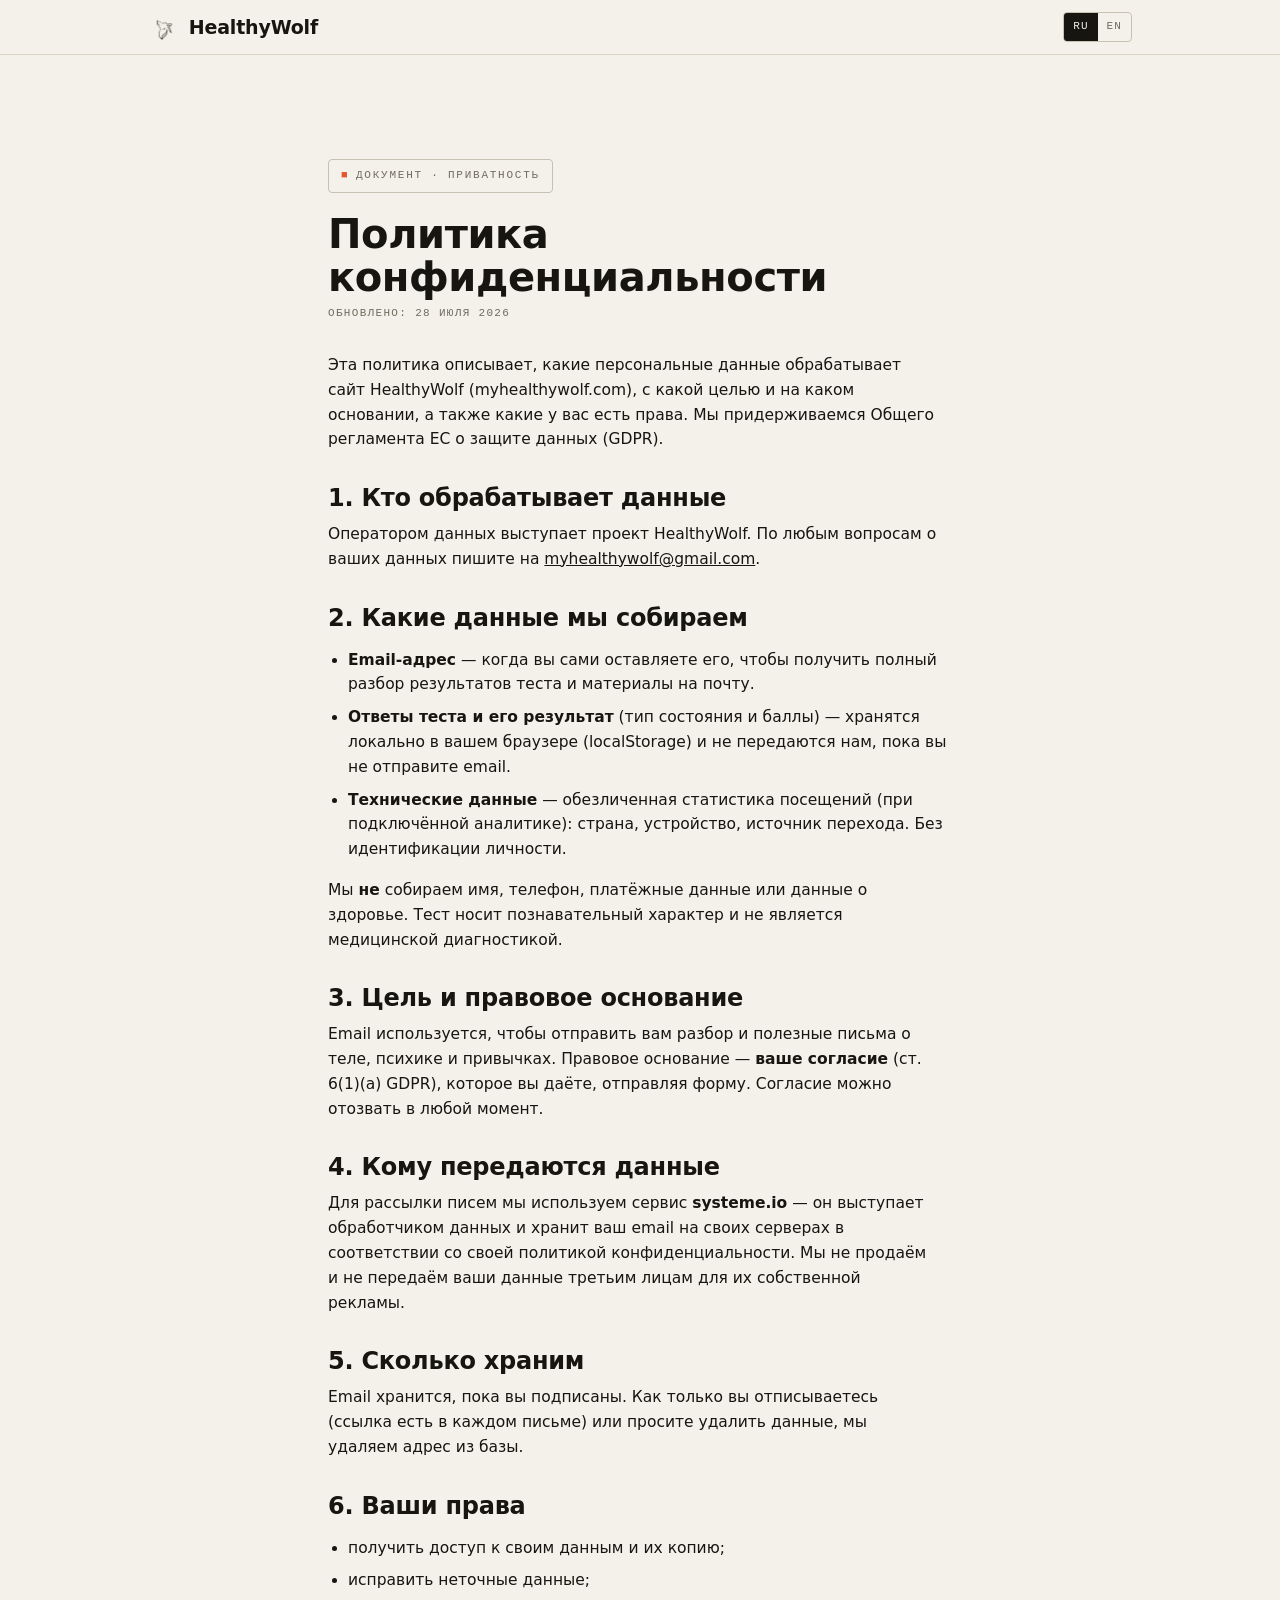
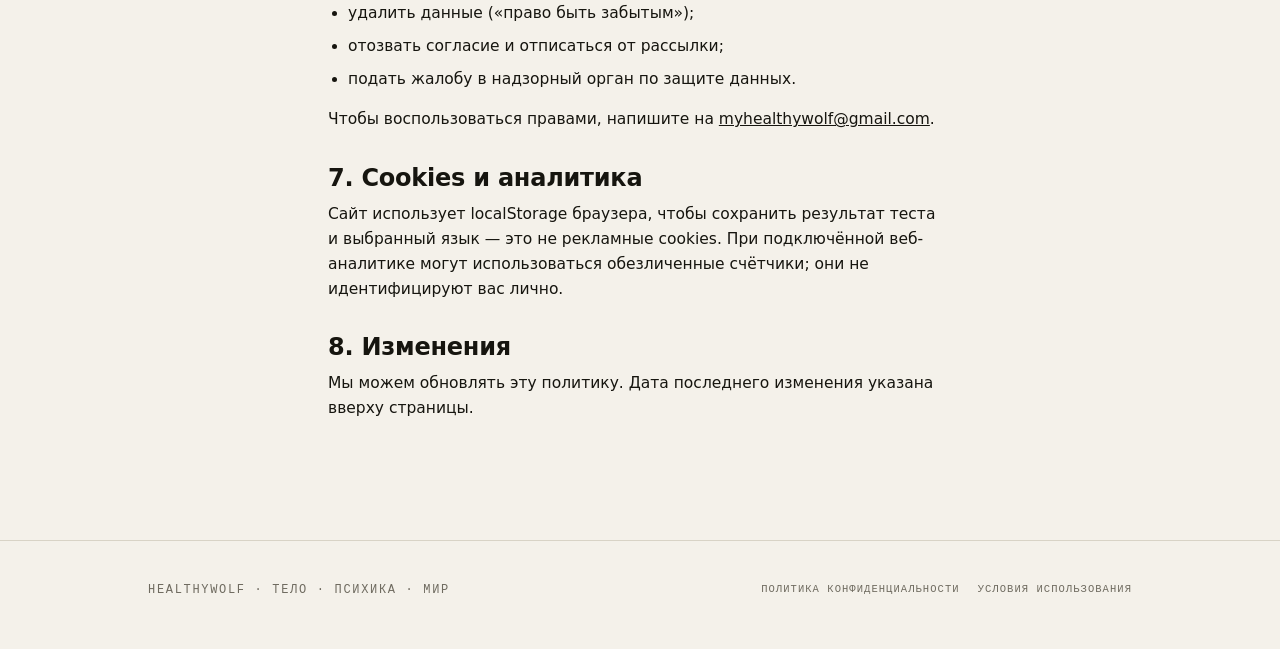
<file: privacy/index.html>
<!doctype html>
<html lang="ru">
<head>
<meta charset="utf-8">
<meta name="viewport" content="width=device-width, initial-scale=1">
  <!-- Безопасность: CSP по хэшам inline-скриптов. Добавляешь аналитику —
       впиши её домен в script-src/connect-src и хэш её inline-кода. -->
  <meta http-equiv="Content-Security-Policy" content="default-src 'self'; script-src 'self' 'sha256-riitXBKGtl5y5ccA7GF6ccqJuwEVP5tm8j0ff/fbw9U=' 'sha256-bcwdCZI+Z83jej94TI3LN1e1GLMgAliA8npWfjq/yOk='; style-src 'self' 'unsafe-inline' https://fonts.googleapis.com; font-src 'self' https://fonts.gstatic.com; img-src 'self' data:; connect-src 'self'; frame-src 'none'; object-src 'none'; base-uri 'self'; form-action 'self'; upgrade-insecure-requests">
  <meta name="referrer" content="strict-origin-when-cross-origin">
<title>Политика конфиденциальности | HealthyWolf</title>
<meta name="description" content="Как HealthyWolf собирает и обрабатывает персональные данные: email, цель, правовое основание, ваши права по GDPR.">
<link rel="canonical" href="https://myhealthywolf.com/privacy/">
<link rel="alternate" hreflang="ru" href="https://myhealthywolf.com/privacy/">
<link rel="alternate" hreflang="en" href="https://myhealthywolf.com/en/privacy/">
<meta name="theme-color" content="#F4F1EA">
<link rel="icon" href="/assets/favicon.ico" sizes="any">
<link rel="apple-touch-icon" href="/assets/apple-touch-icon.png">
<link rel="preconnect" href="https://fonts.googleapis.com">
<link rel="preconnect" href="https://fonts.gstatic.com" crossorigin>
<link href="https://fonts.googleapis.com/css2?family=IBM+Plex+Mono:wght@400;500;600&family=Inter:wght@400;500;600&family=Space+Grotesk:wght@500;600;700&display=swap" rel="stylesheet">
<link rel="stylesheet" href="/assets/lab.css">
<script>document.documentElement.className += " js";</script>
<!-- ANALYTICS -->
</head>
<body>
<header class="nav">
  <div class="nav__in">
    <a class="brand" href="/" aria-label="HealthyWolf — на главную">
      <img class="brand__ico" src="/assets/wolf-ink.png" alt="" width="30" height="27">
      <span class="brand__name">Healthy<b>Wolf</b></span>
    </a>
    <span class="lang">
      <a href="/privacy/" aria-current="true">RU</a>
      <a href="/en/privacy/">EN</a>
    </span>
  </div>
</header>

<main>
  <section>
    <div class="wrap legal">
      <span class="stamp"><span class="dot">■</span> Документ · Приватность</span>
      <h1 style="margin:20px 0 6px">Политика конфиденциальности</h1>
      <p class="updated">Обновлено: 28 июля 2026</p>

      <p>Эта политика описывает, какие персональные данные обрабатывает сайт HealthyWolf (myhealthywolf.com), с какой целью и на каком основании, а также какие у вас есть права. Мы придерживаемся Общего регламента ЕС о защите данных (GDPR).</p>

      <h2>1. Кто обрабатывает данные</h2>
      <p>Оператором данных выступает проект HealthyWolf. По любым вопросам о ваших данных пишите на <a href="mailto:myhealthywolf@gmail.com">myhealthywolf@gmail.com</a>.</p>

      <h2>2. Какие данные мы собираем</h2>
      <ul>
        <li><strong>Email-адрес</strong> — когда вы сами оставляете его, чтобы получить полный разбор результатов теста и материалы на почту.</li>
        <li><strong>Ответы теста и его результат</strong> (тип состояния и баллы) — хранятся локально в вашем браузере (localStorage) и не передаются нам, пока вы не отправите email.</li>
        <li><strong>Технические данные</strong> — обезличенная статистика посещений (при подключённой аналитике): страна, устройство, источник перехода. Без идентификации личности.</li>
      </ul>
      <p>Мы <strong>не</strong> собираем имя, телефон, платёжные данные или данные о здоровье. Тест носит познавательный характер и не является медицинской диагностикой.</p>

      <h2>3. Цель и правовое основание</h2>
      <p>Email используется, чтобы отправить вам разбор и полезные письма о теле, психике и привычках. Правовое основание — <strong>ваше согласие</strong> (ст. 6(1)(a) GDPR), которое вы даёте, отправляя форму. Согласие можно отозвать в любой момент.</p>

      <h2>4. Кому передаются данные</h2>
      <p>Для рассылки писем мы используем сервис <strong>systeme.io</strong> — он выступает обработчиком данных и хранит ваш email на своих серверах в соответствии со своей политикой конфиденциальности. Мы не продаём и не передаём ваши данные третьим лицам для их собственной рекламы.</p>

      <h2>5. Сколько храним</h2>
      <p>Email хранится, пока вы подписаны. Как только вы отписываетесь (ссылка есть в каждом письме) или просите удалить данные, мы удаляем адрес из базы.</p>

      <h2>6. Ваши права</h2>
      <ul>
        <li>получить доступ к своим данным и их копию;</li>
        <li>исправить неточные данные;</li>
        <li>удалить данные («право быть забытым»);</li>
        <li>отозвать согласие и отписаться от рассылки;</li>
        <li>подать жалобу в надзорный орган по защите данных.</li>
      </ul>
      <p>Чтобы воспользоваться правами, напишите на <a href="mailto:myhealthywolf@gmail.com">myhealthywolf@gmail.com</a>.</p>

      <h2>7. Cookies и аналитика</h2>
      <p>Сайт использует localStorage браузера, чтобы сохранить результат теста и выбранный язык — это не рекламные cookies. При подключённой веб-аналитике могут использоваться обезличенные счётчики; они не идентифицируют вас лично.</p>

      <h2>8. Изменения</h2>
      <p>Мы можем обновлять эту политику. Дата последнего изменения указана вверху страницы.</p>
    </div>
  </section>
</main>

<footer class="footer">
  <div class="wrap footer__in">
    <div class="footer__brand">HealthyWolf · Тело · Психика · Мир</div>
    <div class="footer__legal">
      <a href="/privacy/">Политика конфиденциальности</a>
      <a href="/terms/">Условия использования</a>
    </div>
  </div>
</footer>

<script src="/assets/hw.js" defer></script>
</body>
</html>
</file>
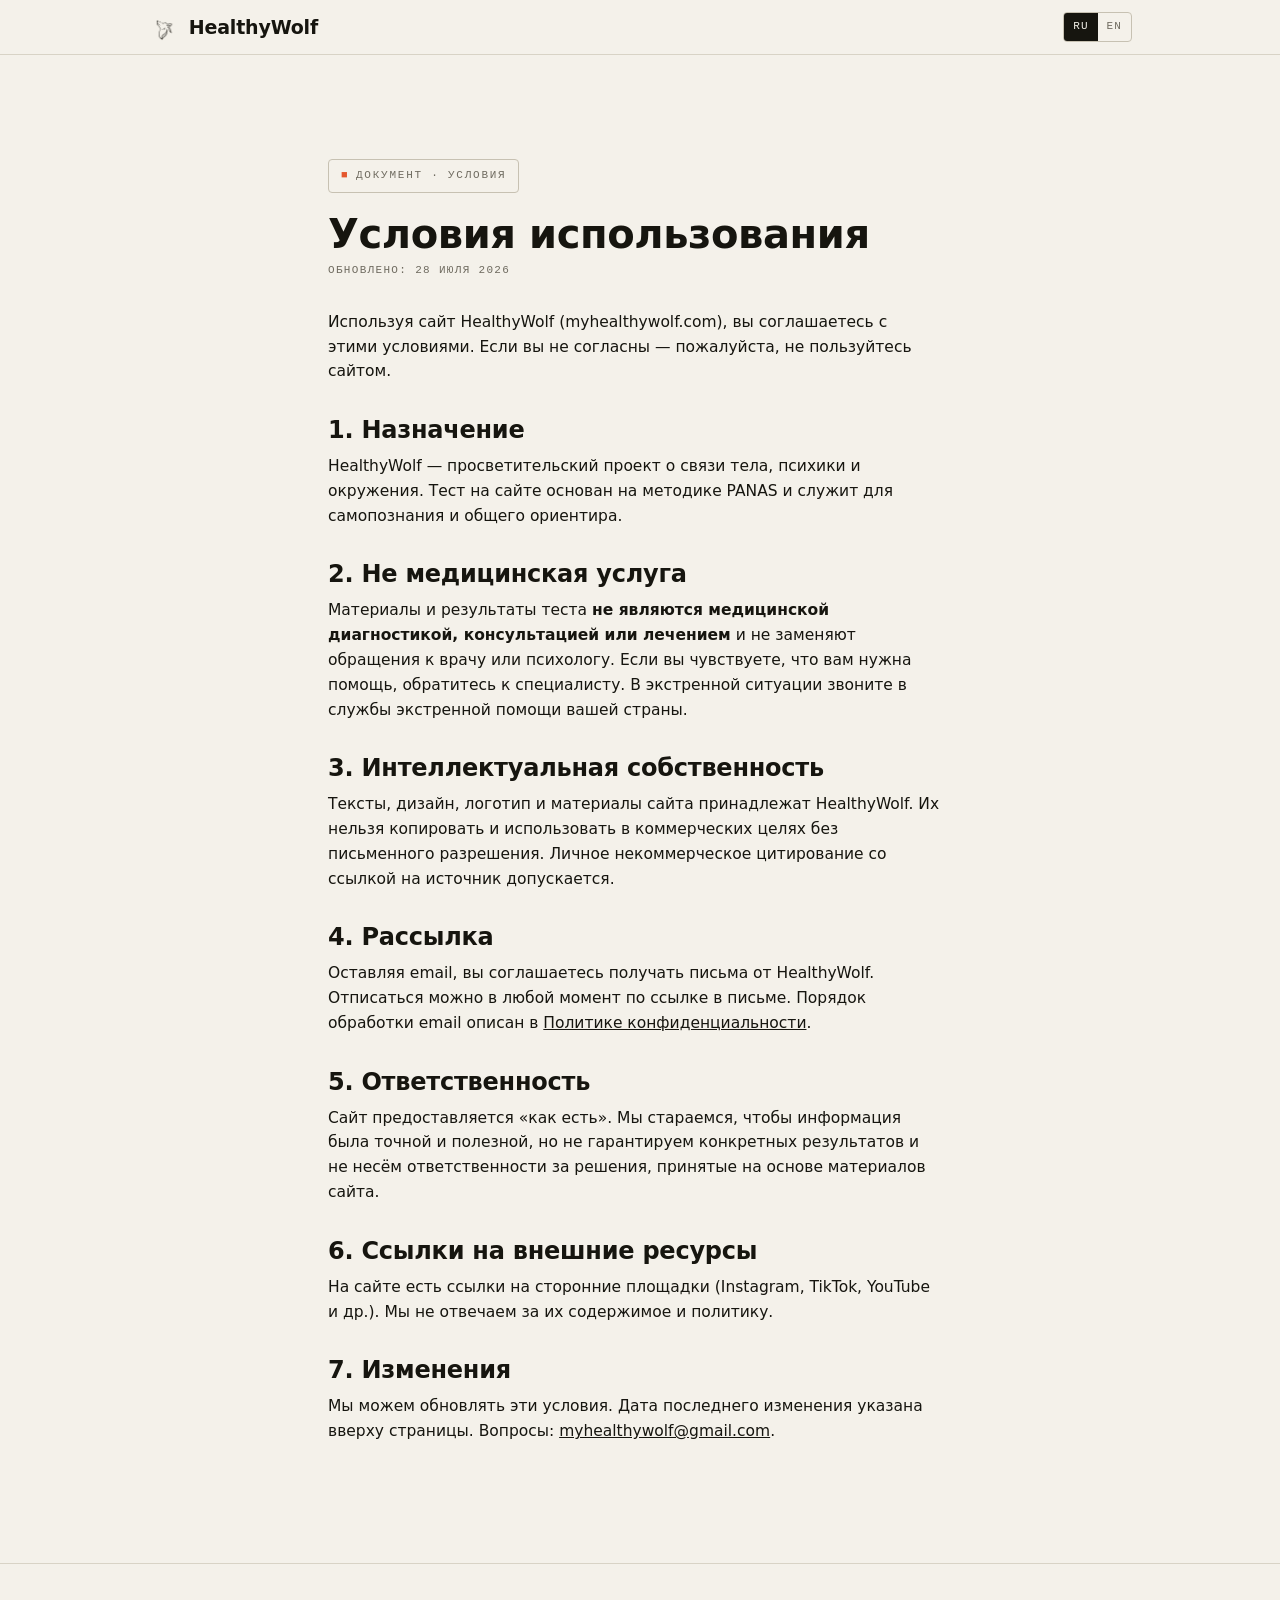
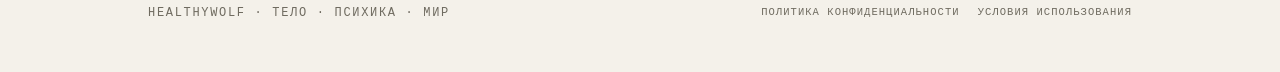
<file: terms/index.html>
<!doctype html>
<html lang="ru">
<head>
<meta charset="utf-8">
<meta name="viewport" content="width=device-width, initial-scale=1">
  <!-- Безопасность: CSP по хэшам inline-скриптов. Добавляешь аналитику —
       впиши её домен в script-src/connect-src и хэш её inline-кода. -->
  <meta http-equiv="Content-Security-Policy" content="default-src 'self'; script-src 'self' 'sha256-riitXBKGtl5y5ccA7GF6ccqJuwEVP5tm8j0ff/fbw9U=' 'sha256-bcwdCZI+Z83jej94TI3LN1e1GLMgAliA8npWfjq/yOk='; style-src 'self' 'unsafe-inline' https://fonts.googleapis.com; font-src 'self' https://fonts.gstatic.com; img-src 'self' data:; connect-src 'self'; frame-src 'none'; object-src 'none'; base-uri 'self'; form-action 'self'; upgrade-insecure-requests">
  <meta name="referrer" content="strict-origin-when-cross-origin">
<title>Условия использования | HealthyWolf</title>
<meta name="description" content="Условия использования сайта HealthyWolf: назначение теста, отказ от медицинских гарантий, интеллектуальная собственность, ответственность.">
<link rel="canonical" href="https://myhealthywolf.com/terms/">
<link rel="alternate" hreflang="ru" href="https://myhealthywolf.com/terms/">
<link rel="alternate" hreflang="en" href="https://myhealthywolf.com/en/terms/">
<meta name="theme-color" content="#F4F1EA">
<link rel="icon" href="/assets/favicon.ico" sizes="any">
<link rel="apple-touch-icon" href="/assets/apple-touch-icon.png">
<link rel="preconnect" href="https://fonts.googleapis.com">
<link rel="preconnect" href="https://fonts.gstatic.com" crossorigin>
<link href="https://fonts.googleapis.com/css2?family=IBM+Plex+Mono:wght@400;500;600&family=Inter:wght@400;500;600&family=Space+Grotesk:wght@500;600;700&display=swap" rel="stylesheet">
<link rel="stylesheet" href="/assets/lab.css">
<script>document.documentElement.className += " js";</script>
<!-- ANALYTICS -->
</head>
<body>
<header class="nav">
  <div class="nav__in">
    <a class="brand" href="/" aria-label="HealthyWolf — на главную">
      <img class="brand__ico" src="/assets/wolf-ink.png" alt="" width="30" height="27">
      <span class="brand__name">Healthy<b>Wolf</b></span>
    </a>
    <span class="lang">
      <a href="/terms/" aria-current="true">RU</a>
      <a href="/en/terms/">EN</a>
    </span>
  </div>
</header>

<main>
  <section>
    <div class="wrap legal">
      <span class="stamp"><span class="dot">■</span> Документ · Условия</span>
      <h1 style="margin:20px 0 6px">Условия использования</h1>
      <p class="updated">Обновлено: 28 июля 2026</p>

      <p>Используя сайт HealthyWolf (myhealthywolf.com), вы соглашаетесь с этими условиями. Если вы не согласны — пожалуйста, не пользуйтесь сайтом.</p>

      <h2>1. Назначение</h2>
      <p>HealthyWolf — просветительский проект о связи тела, психики и окружения. Тест на сайте основан на методике PANAS и служит для самопознания и общего ориентира.</p>

      <h2>2. Не медицинская услуга</h2>
      <p>Материалы и результаты теста <strong>не являются медицинской диагностикой, консультацией или лечением</strong> и не заменяют обращения к врачу или психологу. Если вы чувствуете, что вам нужна помощь, обратитесь к специалисту. В экстренной ситуации звоните в службы экстренной помощи вашей страны.</p>

      <h2>3. Интеллектуальная собственность</h2>
      <p>Тексты, дизайн, логотип и материалы сайта принадлежат HealthyWolf. Их нельзя копировать и использовать в коммерческих целях без письменного разрешения. Личное некоммерческое цитирование со ссылкой на источник допускается.</p>

      <h2>4. Рассылка</h2>
      <p>Оставляя email, вы соглашаетесь получать письма от HealthyWolf. Отписаться можно в любой момент по ссылке в письме. Порядок обработки email описан в <a href="/privacy/">Политике конфиденциальности</a>.</p>

      <h2>5. Ответственность</h2>
      <p>Сайт предоставляется «как есть». Мы стараемся, чтобы информация была точной и полезной, но не гарантируем конкретных результатов и не несём ответственности за решения, принятые на основе материалов сайта.</p>

      <h2>6. Ссылки на внешние ресурсы</h2>
      <p>На сайте есть ссылки на сторонние площадки (Instagram, TikTok, YouTube и др.). Мы не отвечаем за их содержимое и политику.</p>

      <h2>7. Изменения</h2>
      <p>Мы можем обновлять эти условия. Дата последнего изменения указана вверху страницы. Вопросы: <a href="mailto:myhealthywolf@gmail.com">myhealthywolf@gmail.com</a>.</p>
    </div>
  </section>
</main>

<footer class="footer">
  <div class="wrap footer__in">
    <div class="footer__brand">HealthyWolf · Тело · Психика · Мир</div>
    <div class="footer__legal">
      <a href="/privacy/">Политика конфиденциальности</a>
      <a href="/terms/">Условия использования</a>
    </div>
  </div>
</footer>

<script src="/assets/hw.js" defer></script>
</body>
</html>
</file>
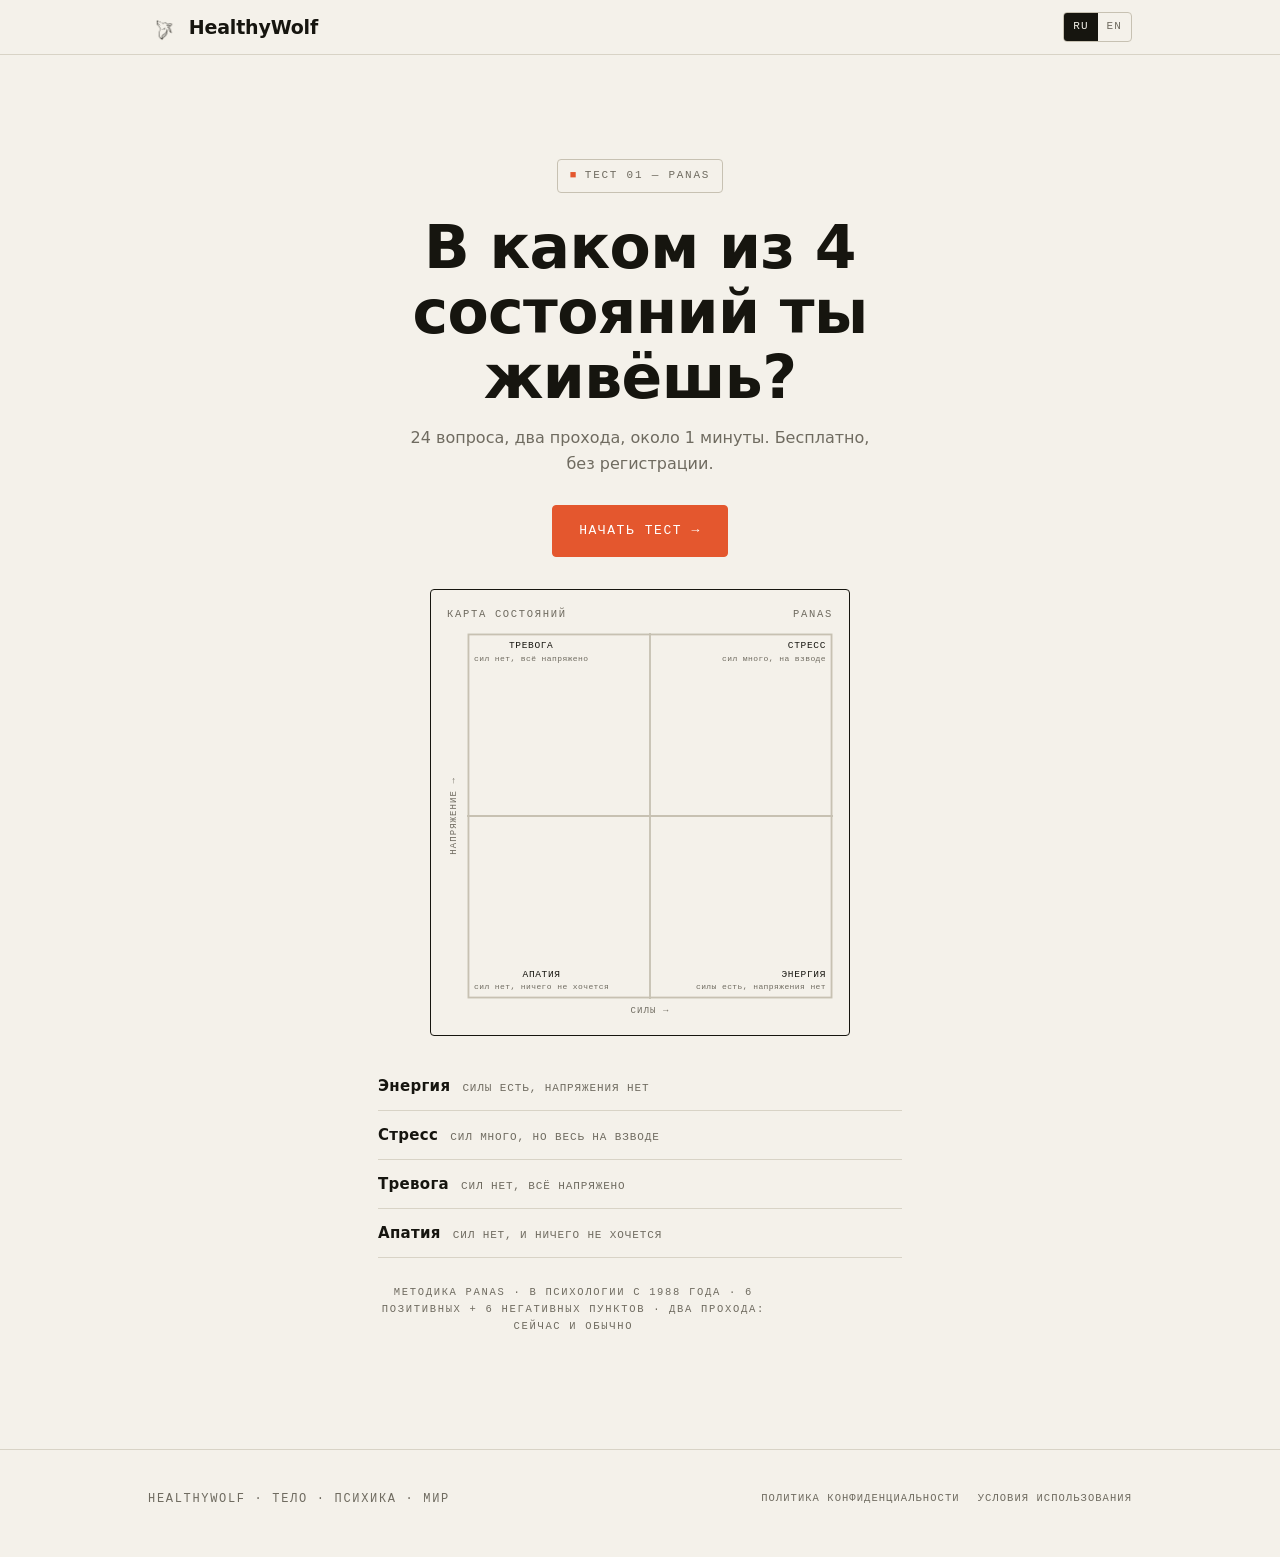
<file: test/index.html>
<!doctype html>
<html lang="ru">
<head>
<meta charset="utf-8">
<meta name="viewport" content="width=device-width, initial-scale=1">
  <!-- Безопасность: CSP по хэшам inline-скриптов. Добавляешь аналитику —
       впиши её домен в script-src/connect-src и хэш её inline-кода. -->
  <meta http-equiv="Content-Security-Policy" content="default-src 'self'; script-src 'self' 'sha256-riitXBKGtl5y5ccA7GF6ccqJuwEVP5tm8j0ff/fbw9U=' 'sha256-bcwdCZI+Z83jej94TI3LN1e1GLMgAliA8npWfjq/yOk='; style-src 'self' 'unsafe-inline' https://fonts.googleapis.com; font-src 'self' https://fonts.gstatic.com; img-src 'self' data:; connect-src 'self'; frame-src 'none'; object-src 'none'; base-uri 'self'; form-action 'self'; upgrade-insecure-requests">
  <meta name="referrer" content="strict-origin-when-cross-origin">
<title>Тест состояния — в каком из 4 ты живёшь? | HealthyWolf</title>
<meta name="description" content="24 вопроса, около 1 минуты. Бесплатный тест на основе PANAS определит твой тип — Энергия, Стресс, Тревога или Апатия — по осям сил и напряжения.">
<link rel="canonical" href="https://myhealthywolf.com/test/">
<link rel="alternate" hreflang="ru" href="https://myhealthywolf.com/test/">
<link rel="alternate" hreflang="en" href="https://myhealthywolf.com/en/test/">
<meta property="og:type" content="website">
<meta property="og:site_name" content="HealthyWolf">
<meta property="og:url" content="https://myhealthywolf.com/test/">
<meta property="og:title" content="Тест состояния за 1 минуту — HealthyWolf">
<meta property="og:description" content="В каком из 4 состояний ты живёшь? Бесплатный тест на основе PANAS.">
<meta property="og:image" content="https://myhealthywolf.com/assets/og.png">
<meta name="twitter:card" content="summary_large_image">
<meta name="theme-color" content="#F4F1EA">
<link rel="icon" href="/assets/favicon.ico" sizes="any">
<link rel="apple-touch-icon" href="/assets/apple-touch-icon.png">
<link rel="preconnect" href="https://fonts.googleapis.com">
<link rel="preconnect" href="https://fonts.gstatic.com" crossorigin>
<link href="https://fonts.googleapis.com/css2?family=IBM+Plex+Mono:wght@400;500;600&family=Inter:wght@400;500;600&family=Space+Grotesk:wght@500;600;700&display=swap" rel="stylesheet">
<link rel="stylesheet" href="/assets/lab.css">
<script>document.documentElement.className += " js";</script>
<!-- ANALYTICS -->
</head>
<body data-page="test">
<header class="nav">
  <div class="nav__in">
    <a class="brand" href="/" aria-label="HealthyWolf — на главную">
      <img class="brand__ico" src="/assets/wolf-ink.png" alt="" width="30" height="27">
      <span class="brand__name">Healthy<b>Wolf</b></span>
    </a>
    <span class="lang">
      <a href="/test/" aria-current="true">RU</a>
      <a href="/en/test/">EN</a>
    </span>
  </div>
</header>

<main class="funnel">
  <section>
    <div class="wrap center-narrow">
      <span class="stamp"><span class="dot">■</span> Тест 01 — PANAS</span>
      <h1 style="margin:22px 0 16px">В каком из 4 состояний ты живёшь?</h1>
      <p class="muted" style="margin:0 auto 6px;max-width:46ch">24 вопроса, два прохода, около 1 минуты. Бесплатно, без регистрации.</p>
      <div style="margin:28px 0">
        <a class="btn btn--accent" href="/test/quiz/">Начать тест →</a>
      </div>

      <div class="quad quad-preview">
        <div class="quad__head">
          <span class="mono sm">Карта состояний</span>
          <span class="mono sm">PANAS</span>
        </div>
        <div class="quad__plotwrap">
          <span class="quad__axis-y">Напряжение →</span>
          <div class="quad__plot">
            <svg class="quad__svg" viewBox="0 0 100 100" preserveAspectRatio="none" aria-hidden="true">
              <rect x="0.4" y="0.4" width="99.2" height="99.2" fill="none" stroke="#C7C1B2" stroke-width="0.5"/>
              <line x1="50" y1="0" x2="50" y2="100" stroke="#C7C1B2" stroke-width="0.5"/>
              <line x1="0" y1="50" x2="100" y2="50" stroke="#C7C1B2" stroke-width="0.5"/>
            </svg>
            <div class="quad__label tl">Тревога<small>сил нет, всё напряжено</small></div>
            <div class="quad__label tr">Стресс<small>сил много, на взводе</small></div>
            <div class="quad__label bl">Апатия<small>сил нет, ничего не хочется</small></div>
            <div class="quad__label br">Энергия<small>силы есть, напряжения нет</small></div>
          </div>
          <span class="quad__axis-x">Силы →</span>
        </div>
      </div>

      <ul class="type-list">
        <li><span class="tname">Энергия</span><span class="tform">силы есть, напряжения нет</span></li>
        <li><span class="tname">Стресс</span><span class="tform">сил много, но весь на взводе</span></li>
        <li><span class="tname">Тревога</span><span class="tform">сил нет, всё напряжено</span></li>
        <li><span class="tname">Апатия</span><span class="tform">сил нет, и ничего не хочется</span></li>
      </ul>

      <p class="mono sm" style="margin-top:26px">Методика PANAS · в психологии с 1988 года · 6 позитивных + 6 негативных пунктов · два прохода: сейчас и обычно</p>
    </div>
  </section>
</main>

<footer class="footer">
  <div class="wrap footer__in">
    <div class="footer__brand">HealthyWolf · Тело · Психика · Мир</div>
    <div class="footer__legal">
      <a href="/privacy/">Политика конфиденциальности</a>
      <a href="/terms/">Условия использования</a>
    </div>
  </div>
</footer>

<script src="/assets/hw.js" defer></script>
</body>
</html>
</file>
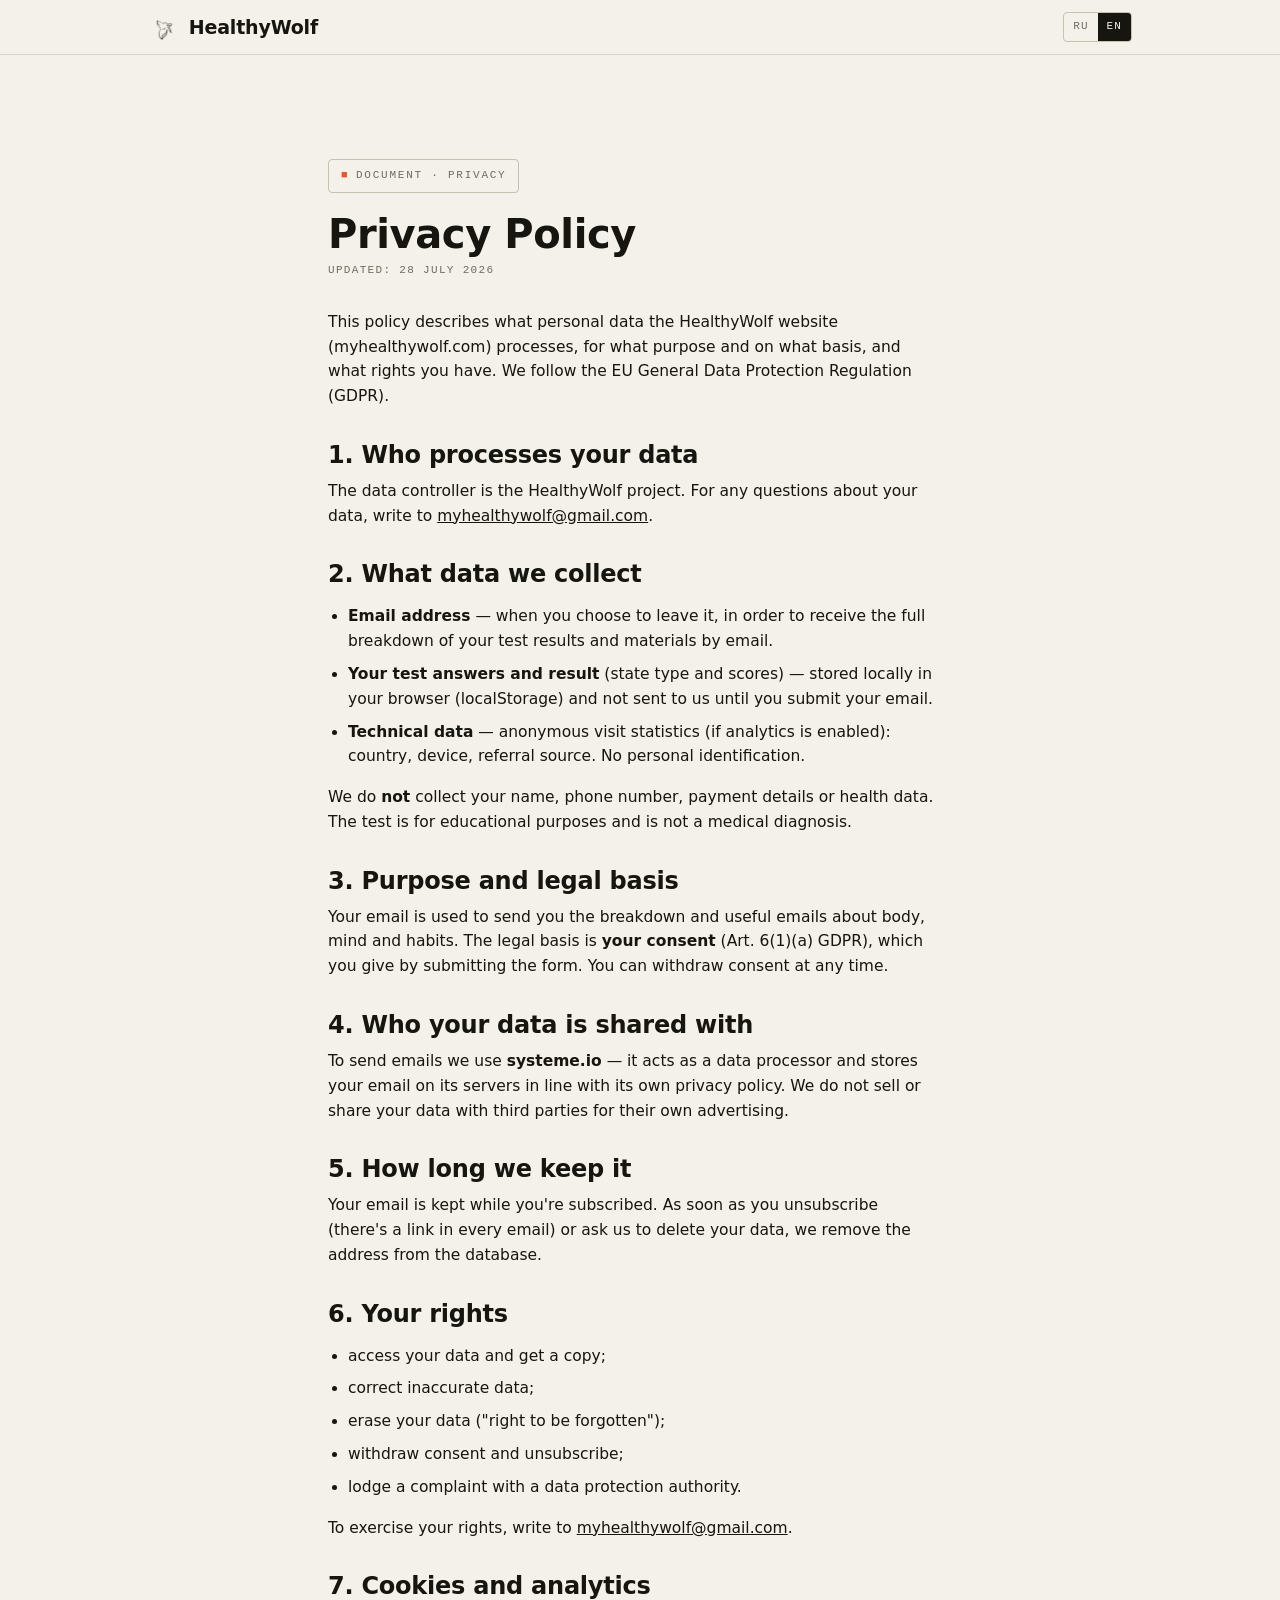
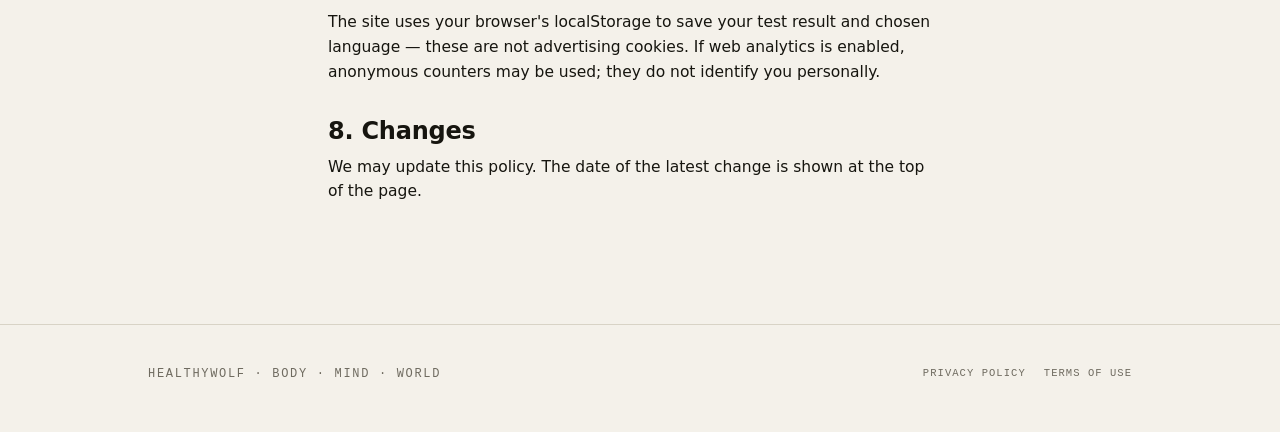
<file: en/privacy/index.html>
<!doctype html>
<html lang="en">
<head>
<meta charset="utf-8">
<meta name="viewport" content="width=device-width, initial-scale=1">
  <!-- Безопасность: CSP по хэшам inline-скриптов. Добавляешь аналитику —
       впиши её домен в script-src/connect-src и хэш её inline-кода. -->
  <meta http-equiv="Content-Security-Policy" content="default-src 'self'; script-src 'self' 'sha256-riitXBKGtl5y5ccA7GF6ccqJuwEVP5tm8j0ff/fbw9U=' 'sha256-bcwdCZI+Z83jej94TI3LN1e1GLMgAliA8npWfjq/yOk='; style-src 'self' 'unsafe-inline' https://fonts.googleapis.com; font-src 'self' https://fonts.gstatic.com; img-src 'self' data:; connect-src 'self'; frame-src 'none'; object-src 'none'; base-uri 'self'; form-action 'self'; upgrade-insecure-requests">
  <meta name="referrer" content="strict-origin-when-cross-origin">
<title>Privacy Policy | HealthyWolf</title>
<meta name="description" content="How HealthyWolf collects and processes personal data: email, purpose, legal basis, your rights under GDPR.">
<link rel="canonical" href="https://myhealthywolf.com/en/privacy/">
<link rel="alternate" hreflang="ru" href="https://myhealthywolf.com/privacy/">
<link rel="alternate" hreflang="en" href="https://myhealthywolf.com/en/privacy/">
<meta name="theme-color" content="#F4F1EA">
<link rel="icon" href="/assets/favicon.ico" sizes="any">
<link rel="apple-touch-icon" href="/assets/apple-touch-icon.png">
<link rel="preconnect" href="https://fonts.googleapis.com">
<link rel="preconnect" href="https://fonts.gstatic.com" crossorigin>
<link href="https://fonts.googleapis.com/css2?family=IBM+Plex+Mono:wght@400;500;600&family=Inter:wght@400;500;600&family=Space+Grotesk:wght@500;600;700&display=swap" rel="stylesheet">
<link rel="stylesheet" href="/assets/lab.css">
<script>document.documentElement.className += " js";</script>
<!-- ANALYTICS -->
</head>
<body>
<header class="nav">
  <div class="nav__in">
    <a class="brand" href="/en/" aria-label="HealthyWolf — home">
      <img class="brand__ico" src="/assets/wolf-ink.png" alt="" width="30" height="27">
      <span class="brand__name">Healthy<b>Wolf</b></span>
    </a>
    <span class="lang">
      <a href="/privacy/">RU</a>
      <a href="/en/privacy/" aria-current="true">EN</a>
    </span>
  </div>
</header>

<main>
  <section>
    <div class="wrap legal">
      <span class="stamp"><span class="dot">■</span> Document · Privacy</span>
      <h1 style="margin:20px 0 6px">Privacy Policy</h1>
      <p class="updated">Updated: 28 July 2026</p>

      <p>This policy describes what personal data the HealthyWolf website (myhealthywolf.com) processes, for what purpose and on what basis, and what rights you have. We follow the EU General Data Protection Regulation (GDPR).</p>

      <h2>1. Who processes your data</h2>
      <p>The data controller is the HealthyWolf project. For any questions about your data, write to <a href="mailto:myhealthywolf@gmail.com">myhealthywolf@gmail.com</a>.</p>

      <h2>2. What data we collect</h2>
      <ul>
        <li><strong>Email address</strong> — when you choose to leave it, in order to receive the full breakdown of your test results and materials by email.</li>
        <li><strong>Your test answers and result</strong> (state type and scores) — stored locally in your browser (localStorage) and not sent to us until you submit your email.</li>
        <li><strong>Technical data</strong> — anonymous visit statistics (if analytics is enabled): country, device, referral source. No personal identification.</li>
      </ul>
      <p>We do <strong>not</strong> collect your name, phone number, payment details or health data. The test is for educational purposes and is not a medical diagnosis.</p>

      <h2>3. Purpose and legal basis</h2>
      <p>Your email is used to send you the breakdown and useful emails about body, mind and habits. The legal basis is <strong>your consent</strong> (Art. 6(1)(a) GDPR), which you give by submitting the form. You can withdraw consent at any time.</p>

      <h2>4. Who your data is shared with</h2>
      <p>To send emails we use <strong>systeme.io</strong> — it acts as a data processor and stores your email on its servers in line with its own privacy policy. We do not sell or share your data with third parties for their own advertising.</p>

      <h2>5. How long we keep it</h2>
      <p>Your email is kept while you're subscribed. As soon as you unsubscribe (there's a link in every email) or ask us to delete your data, we remove the address from the database.</p>

      <h2>6. Your rights</h2>
      <ul>
        <li>access your data and get a copy;</li>
        <li>correct inaccurate data;</li>
        <li>erase your data ("right to be forgotten");</li>
        <li>withdraw consent and unsubscribe;</li>
        <li>lodge a complaint with a data protection authority.</li>
      </ul>
      <p>To exercise your rights, write to <a href="mailto:myhealthywolf@gmail.com">myhealthywolf@gmail.com</a>.</p>

      <h2>7. Cookies and analytics</h2>
      <p>The site uses your browser's localStorage to save your test result and chosen language — these are not advertising cookies. If web analytics is enabled, anonymous counters may be used; they do not identify you personally.</p>

      <h2>8. Changes</h2>
      <p>We may update this policy. The date of the latest change is shown at the top of the page.</p>
    </div>
  </section>
</main>

<footer class="footer">
  <div class="wrap footer__in">
    <div class="footer__brand">HealthyWolf · Body · Mind · World</div>
    <div class="footer__legal">
      <a href="/en/privacy/">Privacy Policy</a>
      <a href="/en/terms/">Terms of Use</a>
    </div>
  </div>
</footer>

<script src="/assets/hw.js" defer></script>
</body>
</html>
</file>
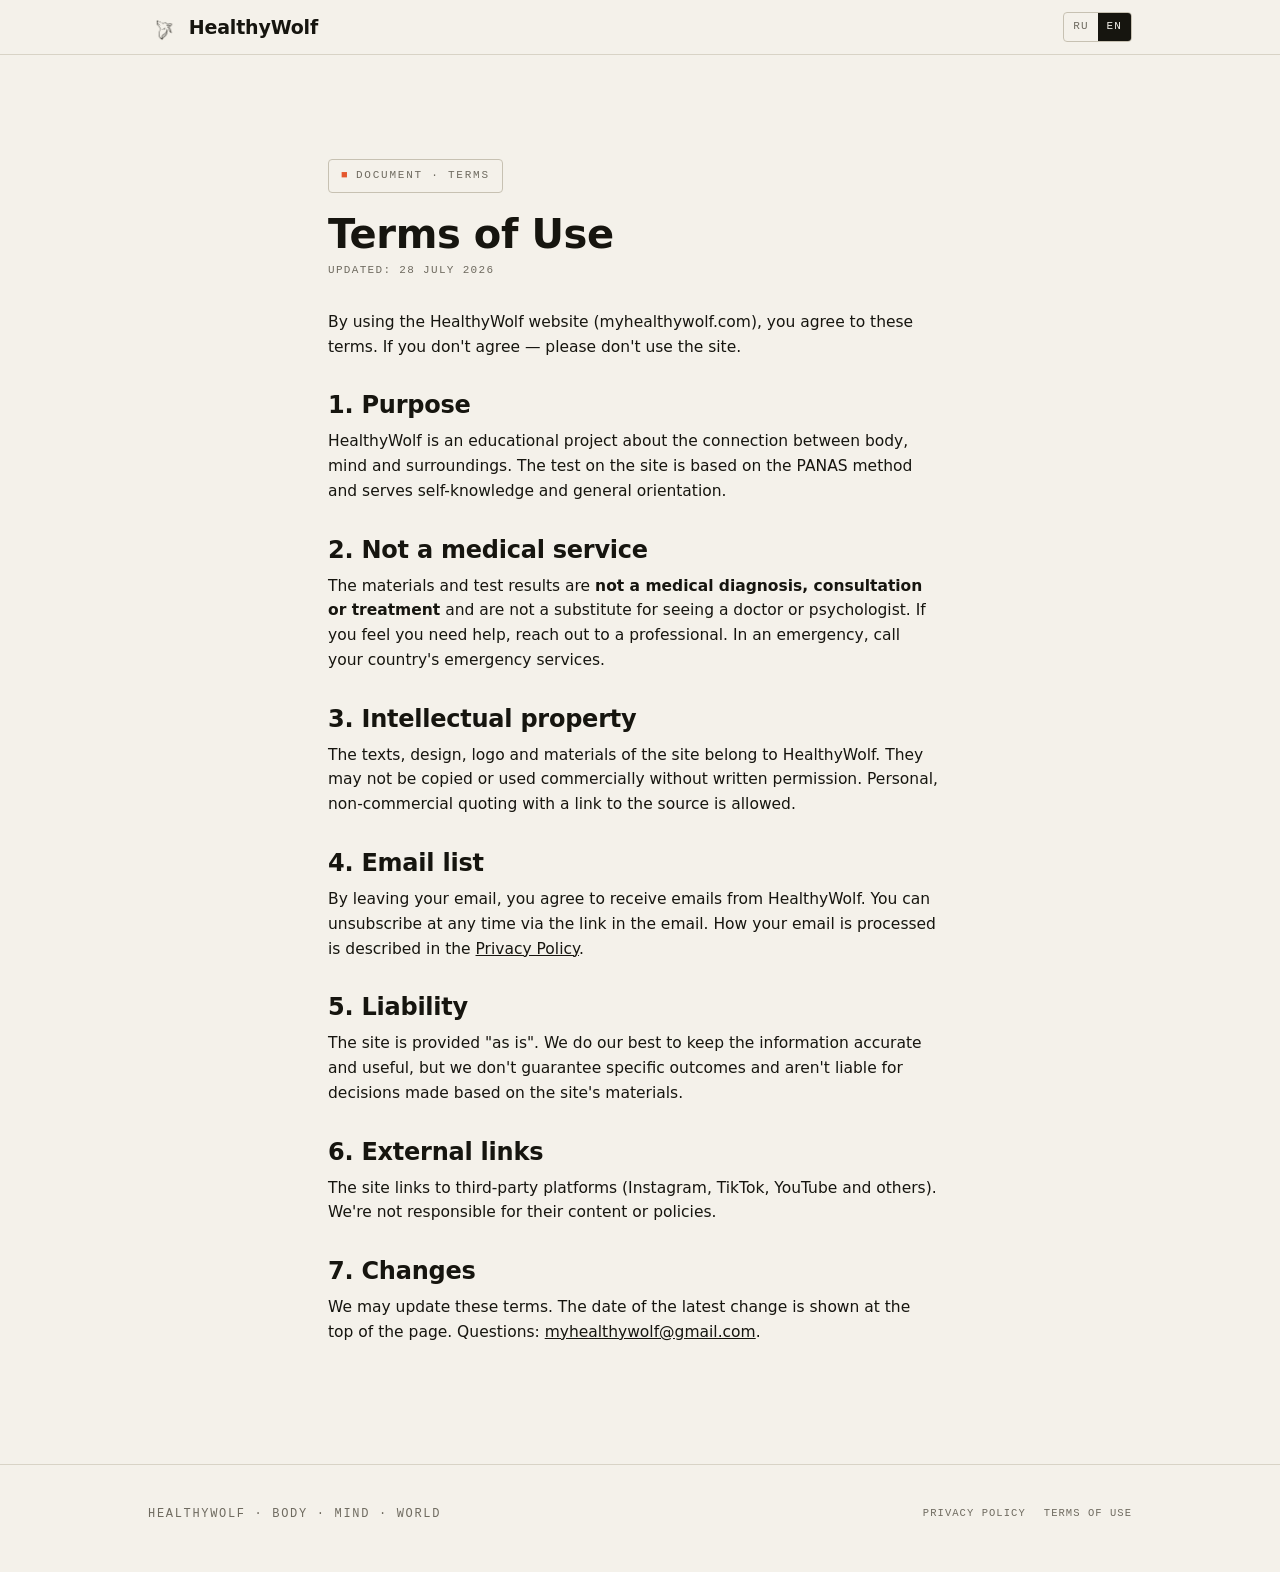
<file: en/terms/index.html>
<!doctype html>
<html lang="en">
<head>
<meta charset="utf-8">
<meta name="viewport" content="width=device-width, initial-scale=1">
  <!-- Безопасность: CSP по хэшам inline-скриптов. Добавляешь аналитику —
       впиши её домен в script-src/connect-src и хэш её inline-кода. -->
  <meta http-equiv="Content-Security-Policy" content="default-src 'self'; script-src 'self' 'sha256-riitXBKGtl5y5ccA7GF6ccqJuwEVP5tm8j0ff/fbw9U=' 'sha256-bcwdCZI+Z83jej94TI3LN1e1GLMgAliA8npWfjq/yOk='; style-src 'self' 'unsafe-inline' https://fonts.googleapis.com; font-src 'self' https://fonts.gstatic.com; img-src 'self' data:; connect-src 'self'; frame-src 'none'; object-src 'none'; base-uri 'self'; form-action 'self'; upgrade-insecure-requests">
  <meta name="referrer" content="strict-origin-when-cross-origin">
<title>Terms of Use | HealthyWolf</title>
<meta name="description" content="HealthyWolf terms of use: purpose of the test, no medical guarantees, intellectual property, liability.">
<link rel="canonical" href="https://myhealthywolf.com/en/terms/">
<link rel="alternate" hreflang="ru" href="https://myhealthywolf.com/terms/">
<link rel="alternate" hreflang="en" href="https://myhealthywolf.com/en/terms/">
<meta name="theme-color" content="#F4F1EA">
<link rel="icon" href="/assets/favicon.ico" sizes="any">
<link rel="apple-touch-icon" href="/assets/apple-touch-icon.png">
<link rel="preconnect" href="https://fonts.googleapis.com">
<link rel="preconnect" href="https://fonts.gstatic.com" crossorigin>
<link href="https://fonts.googleapis.com/css2?family=IBM+Plex+Mono:wght@400;500;600&family=Inter:wght@400;500;600&family=Space+Grotesk:wght@500;600;700&display=swap" rel="stylesheet">
<link rel="stylesheet" href="/assets/lab.css">
<script>document.documentElement.className += " js";</script>
<!-- ANALYTICS -->
</head>
<body>
<header class="nav">
  <div class="nav__in">
    <a class="brand" href="/en/" aria-label="HealthyWolf — home">
      <img class="brand__ico" src="/assets/wolf-ink.png" alt="" width="30" height="27">
      <span class="brand__name">Healthy<b>Wolf</b></span>
    </a>
    <span class="lang">
      <a href="/terms/">RU</a>
      <a href="/en/terms/" aria-current="true">EN</a>
    </span>
  </div>
</header>

<main>
  <section>
    <div class="wrap legal">
      <span class="stamp"><span class="dot">■</span> Document · Terms</span>
      <h1 style="margin:20px 0 6px">Terms of Use</h1>
      <p class="updated">Updated: 28 July 2026</p>

      <p>By using the HealthyWolf website (myhealthywolf.com), you agree to these terms. If you don't agree — please don't use the site.</p>

      <h2>1. Purpose</h2>
      <p>HealthyWolf is an educational project about the connection between body, mind and surroundings. The test on the site is based on the PANAS method and serves self-knowledge and general orientation.</p>

      <h2>2. Not a medical service</h2>
      <p>The materials and test results are <strong>not a medical diagnosis, consultation or treatment</strong> and are not a substitute for seeing a doctor or psychologist. If you feel you need help, reach out to a professional. In an emergency, call your country's emergency services.</p>

      <h2>3. Intellectual property</h2>
      <p>The texts, design, logo and materials of the site belong to HealthyWolf. They may not be copied or used commercially without written permission. Personal, non-commercial quoting with a link to the source is allowed.</p>

      <h2>4. Email list</h2>
      <p>By leaving your email, you agree to receive emails from HealthyWolf. You can unsubscribe at any time via the link in the email. How your email is processed is described in the <a href="/en/privacy/">Privacy Policy</a>.</p>

      <h2>5. Liability</h2>
      <p>The site is provided "as is". We do our best to keep the information accurate and useful, but we don't guarantee specific outcomes and aren't liable for decisions made based on the site's materials.</p>

      <h2>6. External links</h2>
      <p>The site links to third-party platforms (Instagram, TikTok, YouTube and others). We're not responsible for their content or policies.</p>

      <h2>7. Changes</h2>
      <p>We may update these terms. The date of the latest change is shown at the top of the page. Questions: <a href="mailto:myhealthywolf@gmail.com">myhealthywolf@gmail.com</a>.</p>
    </div>
  </section>
</main>

<footer class="footer">
  <div class="wrap footer__in">
    <div class="footer__brand">HealthyWolf · Body · Mind · World</div>
    <div class="footer__legal">
      <a href="/en/privacy/">Privacy Policy</a>
      <a href="/en/terms/">Terms of Use</a>
    </div>
  </div>
</footer>

<script src="/assets/hw.js" defer></script>
</body>
</html>
</file>
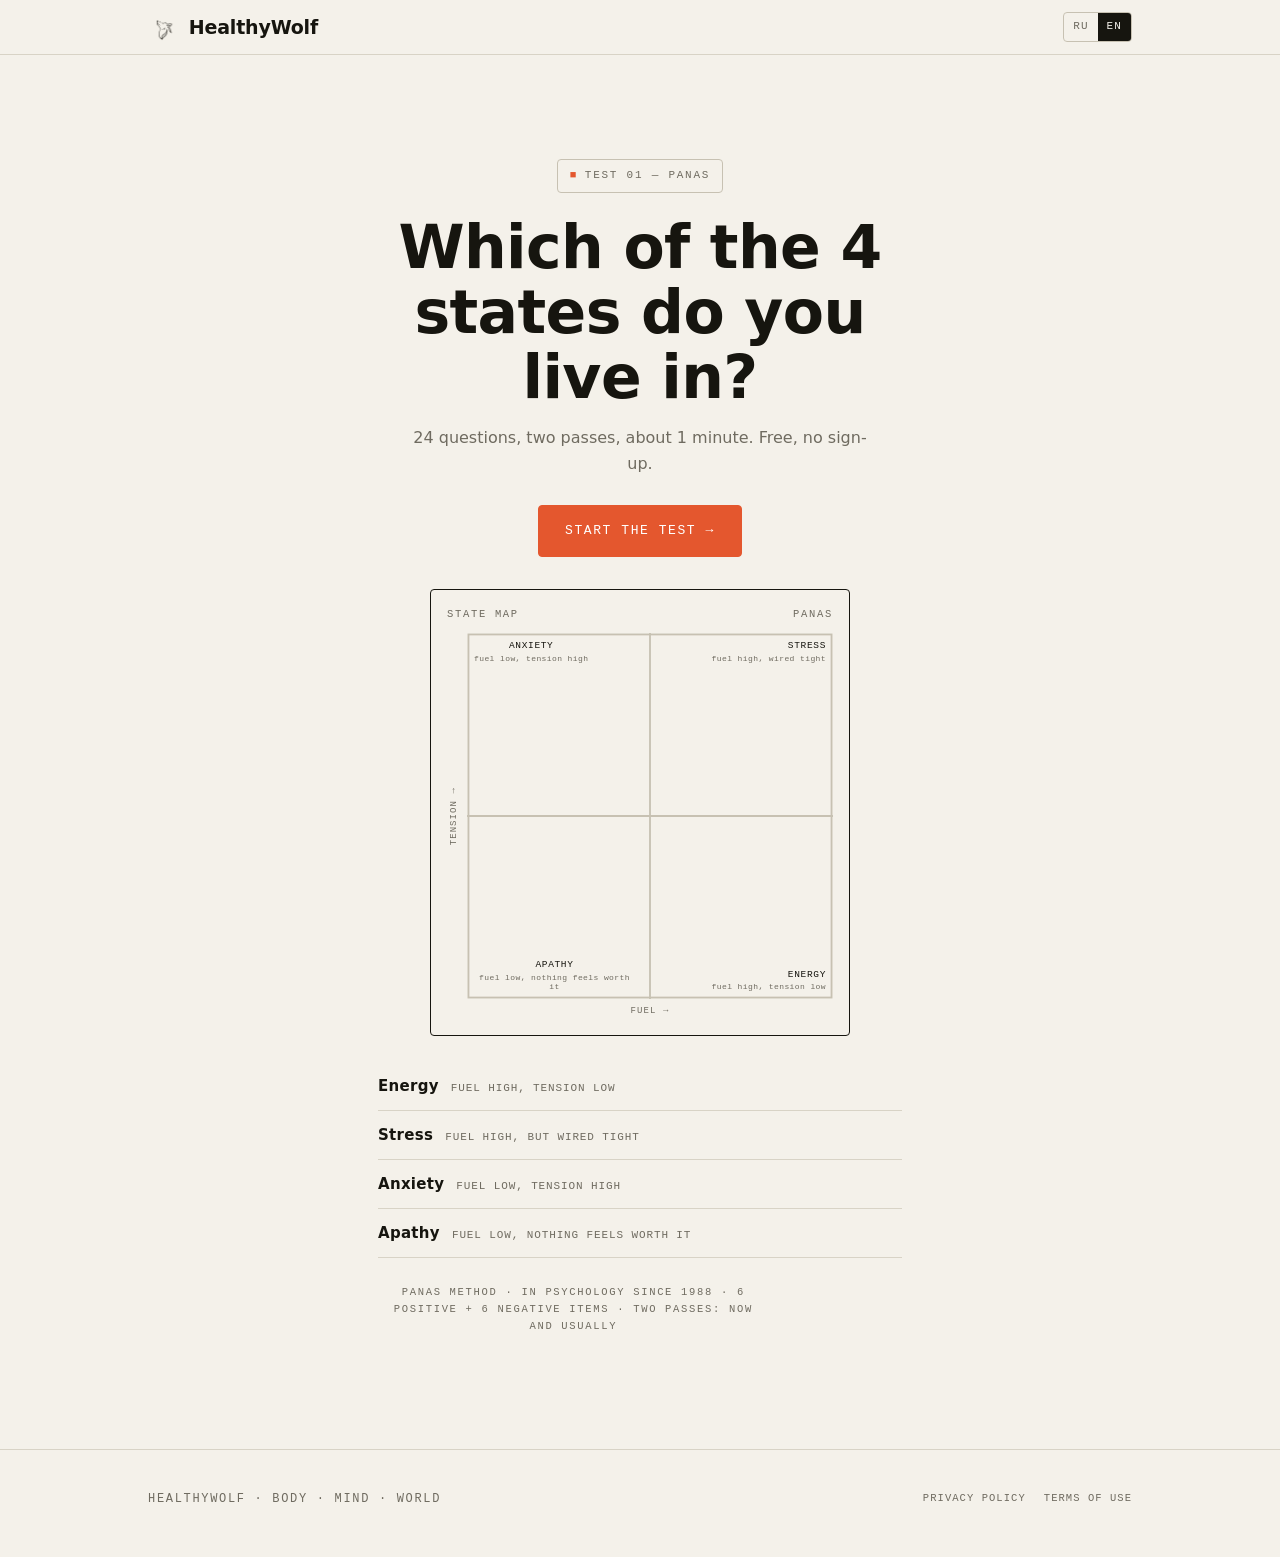
<file: en/test/index.html>
<!doctype html>
<html lang="en">
<head>
<meta charset="utf-8">
<meta name="viewport" content="width=device-width, initial-scale=1">
  <!-- Безопасность: CSP по хэшам inline-скриптов. Добавляешь аналитику —
       впиши её домен в script-src/connect-src и хэш её inline-кода. -->
  <meta http-equiv="Content-Security-Policy" content="default-src 'self'; script-src 'self' 'sha256-riitXBKGtl5y5ccA7GF6ccqJuwEVP5tm8j0ff/fbw9U=' 'sha256-bcwdCZI+Z83jej94TI3LN1e1GLMgAliA8npWfjq/yOk='; style-src 'self' 'unsafe-inline' https://fonts.googleapis.com; font-src 'self' https://fonts.gstatic.com; img-src 'self' data:; connect-src 'self'; frame-src 'none'; object-src 'none'; base-uri 'self'; form-action 'self'; upgrade-insecure-requests">
  <meta name="referrer" content="strict-origin-when-cross-origin">
<title>State test — which of the 4 do you live in? | HealthyWolf</title>
<meta name="description" content="24 questions, about 1 minute. A free PANAS-based test finds your type — Energy, Stress, Anxiety or Apathy — along the axes of fuel and tension.">
<link rel="canonical" href="https://myhealthywolf.com/en/test/">
<link rel="alternate" hreflang="ru" href="https://myhealthywolf.com/test/">
<link rel="alternate" hreflang="en" href="https://myhealthywolf.com/en/test/">
<meta property="og:type" content="website">
<meta property="og:site_name" content="HealthyWolf">
<meta property="og:url" content="https://myhealthywolf.com/en/test/">
<meta property="og:title" content="A 1-minute state test — HealthyWolf">
<meta property="og:description" content="Which of the 4 states do you live in? A free PANAS-based test.">
<meta property="og:image" content="https://myhealthywolf.com/assets/og-en.png">
<meta name="twitter:card" content="summary_large_image">
<meta name="theme-color" content="#F4F1EA">
<link rel="icon" href="/assets/favicon.ico" sizes="any">
<link rel="apple-touch-icon" href="/assets/apple-touch-icon.png">
<link rel="preconnect" href="https://fonts.googleapis.com">
<link rel="preconnect" href="https://fonts.gstatic.com" crossorigin>
<link href="https://fonts.googleapis.com/css2?family=IBM+Plex+Mono:wght@400;500;600&family=Inter:wght@400;500;600&family=Space+Grotesk:wght@500;600;700&display=swap" rel="stylesheet">
<link rel="stylesheet" href="/assets/lab.css">
<script>document.documentElement.className += " js";</script>
<!-- ANALYTICS -->
</head>
<body data-page="test">
<header class="nav">
  <div class="nav__in">
    <a class="brand" href="/en/" aria-label="HealthyWolf — home">
      <img class="brand__ico" src="/assets/wolf-ink.png" alt="" width="30" height="27">
      <span class="brand__name">Healthy<b>Wolf</b></span>
    </a>
    <span class="lang">
      <a href="/test/">RU</a>
      <a href="/en/test/" aria-current="true">EN</a>
    </span>
  </div>
</header>

<main class="funnel">
  <section>
    <div class="wrap center-narrow">
      <span class="stamp"><span class="dot">■</span> Test 01 — PANAS</span>
      <h1 style="margin:22px 0 16px">Which of the 4 states do you live in?</h1>
      <p class="muted" style="margin:0 auto 6px;max-width:46ch">24 questions, two passes, about 1 minute. Free, no sign-up.</p>
      <div style="margin:28px 0">
        <a class="btn btn--accent" href="/en/test/quiz/">Start the test →</a>
      </div>

      <div class="quad quad-preview">
        <div class="quad__head">
          <span class="mono sm">State map</span>
          <span class="mono sm">PANAS</span>
        </div>
        <div class="quad__plotwrap">
          <span class="quad__axis-y">Tension →</span>
          <div class="quad__plot">
            <svg class="quad__svg" viewBox="0 0 100 100" preserveAspectRatio="none" aria-hidden="true">
              <rect x="0.4" y="0.4" width="99.2" height="99.2" fill="none" stroke="#C7C1B2" stroke-width="0.5"/>
              <line x1="50" y1="0" x2="50" y2="100" stroke="#C7C1B2" stroke-width="0.5"/>
              <line x1="0" y1="50" x2="100" y2="50" stroke="#C7C1B2" stroke-width="0.5"/>
            </svg>
            <div class="quad__label tl">Anxiety<small>fuel low, tension high</small></div>
            <div class="quad__label tr">Stress<small>fuel high, wired tight</small></div>
            <div class="quad__label bl">Apathy<small>fuel low, nothing feels worth it</small></div>
            <div class="quad__label br">Energy<small>fuel high, tension low</small></div>
          </div>
          <span class="quad__axis-x">Fuel →</span>
        </div>
      </div>

      <ul class="type-list">
        <li><span class="tname">Energy</span><span class="tform">fuel high, tension low</span></li>
        <li><span class="tname">Stress</span><span class="tform">fuel high, but wired tight</span></li>
        <li><span class="tname">Anxiety</span><span class="tform">fuel low, tension high</span></li>
        <li><span class="tname">Apathy</span><span class="tform">fuel low, nothing feels worth it</span></li>
      </ul>

      <p class="mono sm" style="margin-top:26px">PANAS method · in psychology since 1988 · 6 positive + 6 negative items · two passes: now and usually</p>
    </div>
  </section>
</main>

<footer class="footer">
  <div class="wrap footer__in">
    <div class="footer__brand">HealthyWolf · Body · Mind · World</div>
    <div class="footer__legal">
      <a href="/en/privacy/">Privacy Policy</a>
      <a href="/en/terms/">Terms of Use</a>
    </div>
  </div>
</footer>

<script src="/assets/hw.js" defer></script>
</body>
</html>
</file>
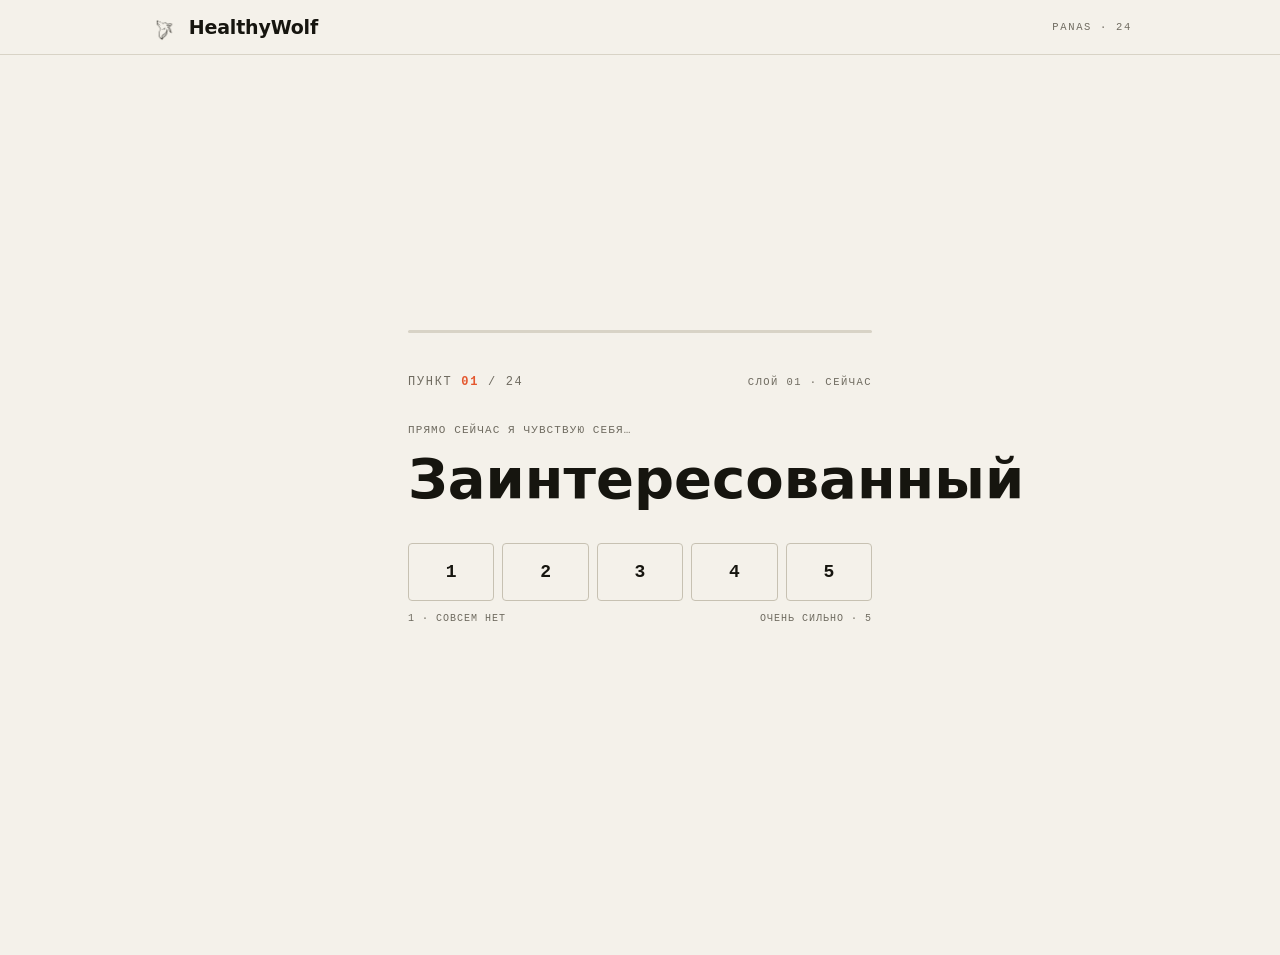
<file: test/quiz/index.html>
<!doctype html>
<html lang="ru">
<head>
<meta charset="utf-8">
<meta name="viewport" content="width=device-width, initial-scale=1">
  <!-- Безопасность: CSP по хэшам inline-скриптов. Добавляешь аналитику —
       впиши её домен в script-src/connect-src и хэш её inline-кода. -->
  <meta http-equiv="Content-Security-Policy" content="default-src 'self'; script-src 'self' 'sha256-riitXBKGtl5y5ccA7GF6ccqJuwEVP5tm8j0ff/fbw9U=' 'sha256-bcwdCZI+Z83jej94TI3LN1e1GLMgAliA8npWfjq/yOk='; style-src 'self' 'unsafe-inline' https://fonts.googleapis.com; font-src 'self' https://fonts.gstatic.com; img-src 'self' data:; connect-src 'self'; frame-src 'none'; object-src 'none'; base-uri 'self'; form-action 'self'; upgrade-insecure-requests">
  <meta name="referrer" content="strict-origin-when-cross-origin">
<meta name="robots" content="noindex">
<title>Тест — вопросы | HealthyWolf</title>
<link rel="icon" href="/assets/favicon.ico" sizes="any">
<link rel="apple-touch-icon" href="/assets/apple-touch-icon.png">
<meta name="theme-color" content="#F4F1EA">
<link rel="preconnect" href="https://fonts.googleapis.com">
<link rel="preconnect" href="https://fonts.gstatic.com" crossorigin>
<link href="https://fonts.googleapis.com/css2?family=IBM+Plex+Mono:wght@400;500;600&family=Inter:wght@400;500;600&family=Space+Grotesk:wght@500;600;700&display=swap" rel="stylesheet">
<link rel="stylesheet" href="/assets/lab.css">
<script>document.documentElement.className += " js";</script>
<!-- ANALYTICS -->
</head>
<body data-page="quiz">
<header class="nav">
  <div class="nav__in">
    <a class="brand" href="/test/" aria-label="HealthyWolf">
      <img class="brand__ico" src="/assets/wolf-ink.png" alt="" width="30" height="27">
      <span class="brand__name">Healthy<b>Wolf</b></span>
    </a>
    <span class="mono sm" id="quiz-hint">PANAS · 24</span>
  </div>
</header>

<main class="funnel">
  <section class="quiz" id="quiz">
    <div class="wrap" style="max-width:560px;width:100%">
      <div class="quiz__bar"><i></i></div>
      <div class="quiz__meta">
        <span class="quiz__count"></span>
        <span class="quiz__layer"></span>
      </div>
      <p class="quiz__frame"></p>
      <div class="quiz__word"></div>
      <div class="scale" role="group" aria-label="Оцени по шкале от 1 до 5"></div>
      <div class="scale__ends"></div>
      <button type="button" class="quiz__back"></button>
    </div>
  </section>
</main>

<script src="/assets/hw.js" defer></script>
</body>
</html>
</file>
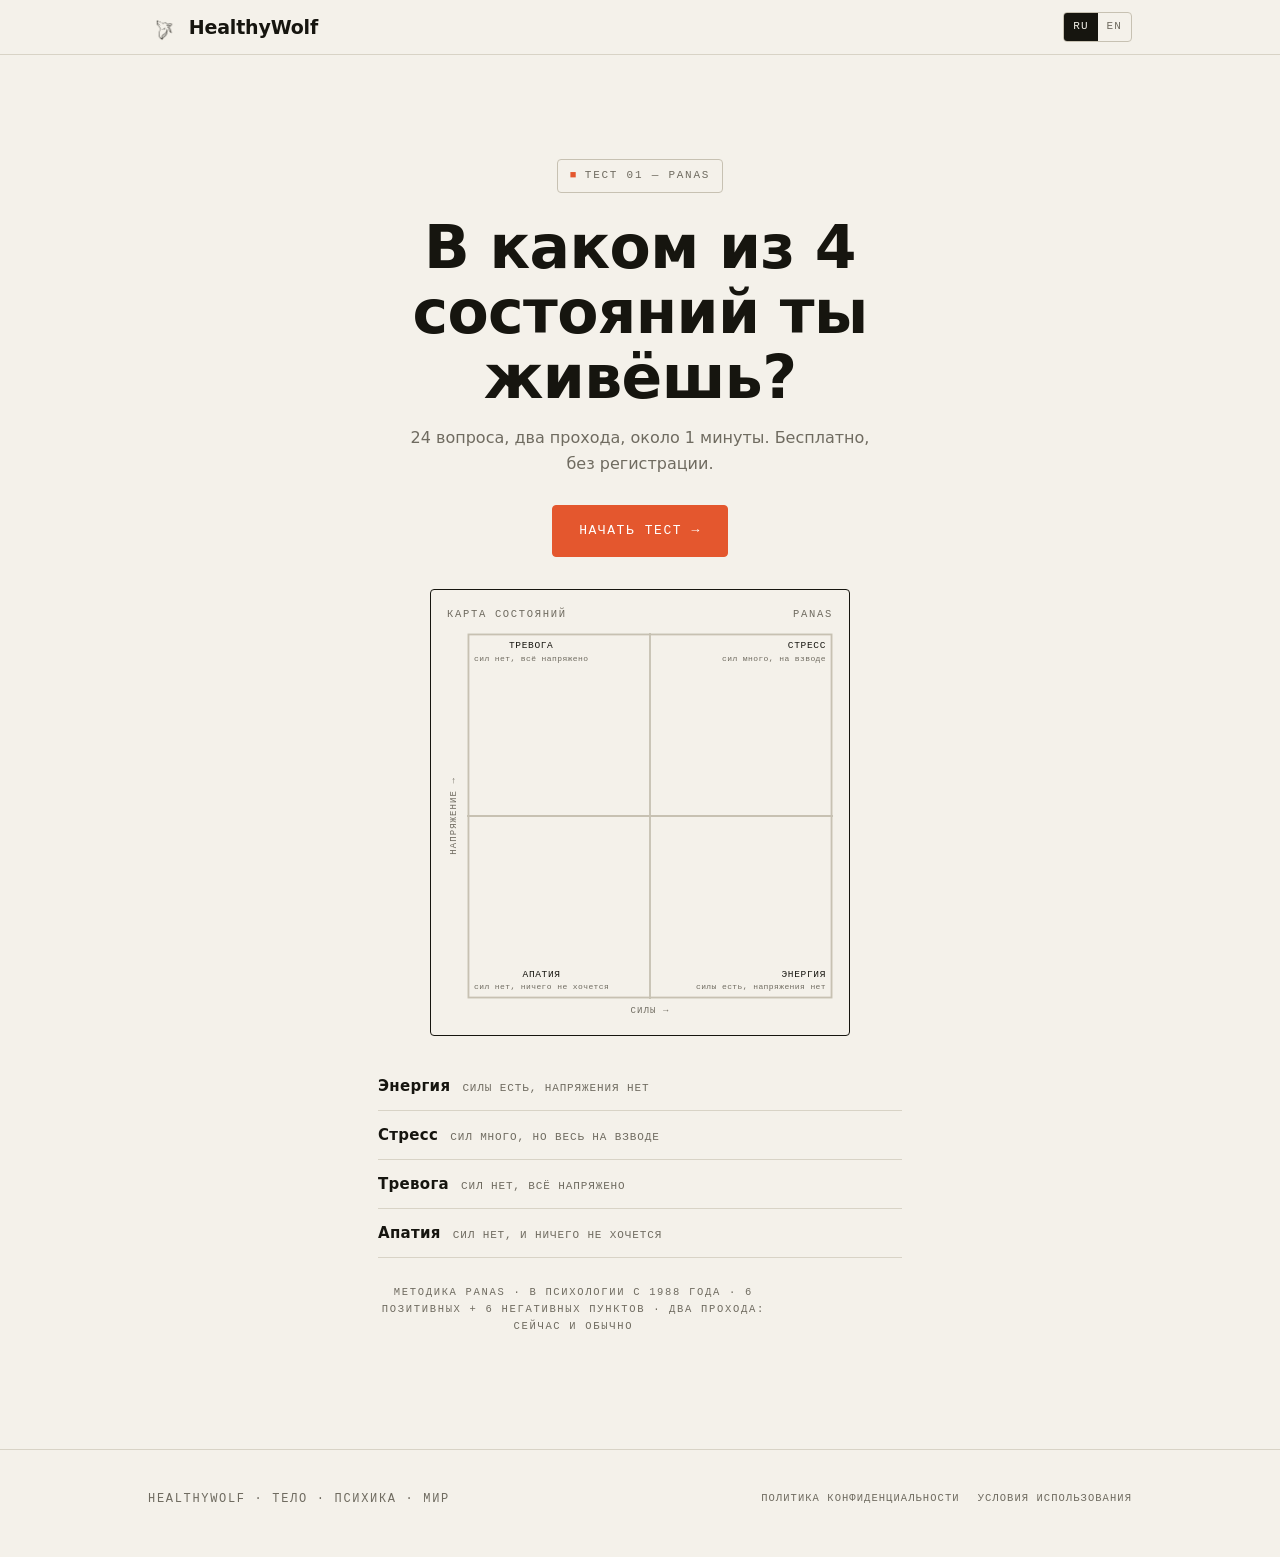
<file: test/result/index.html>
<!doctype html>
<html lang="ru">
<head>
<meta charset="utf-8">
<meta name="viewport" content="width=device-width, initial-scale=1">
  <!-- Безопасность: CSP по хэшам inline-скриптов. Добавляешь аналитику —
       впиши её домен в script-src/connect-src и хэш её inline-кода. -->
  <meta http-equiv="Content-Security-Policy" content="default-src 'self'; script-src 'self' 'sha256-riitXBKGtl5y5ccA7GF6ccqJuwEVP5tm8j0ff/fbw9U=' 'sha256-bcwdCZI+Z83jej94TI3LN1e1GLMgAliA8npWfjq/yOk='; style-src 'self' 'unsafe-inline' https://fonts.googleapis.com; font-src 'self' https://fonts.gstatic.com; img-src 'self' data:; connect-src 'self'; frame-src 'none'; object-src 'none'; base-uri 'self'; form-action 'self'; upgrade-insecure-requests">
  <meta name="referrer" content="strict-origin-when-cross-origin">
<meta name="robots" content="noindex">
<title>Твой отчёт | HealthyWolf</title>
<link rel="icon" href="/assets/favicon.ico" sizes="any">
<link rel="apple-touch-icon" href="/assets/apple-touch-icon.png">
<meta name="theme-color" content="#F4F1EA">
<link rel="preconnect" href="https://fonts.googleapis.com">
<link rel="preconnect" href="https://fonts.gstatic.com" crossorigin>
<link href="https://fonts.googleapis.com/css2?family=IBM+Plex+Mono:wght@400;500;600&family=Inter:wght@400;500;600&family=Space+Grotesk:wght@500;600;700&display=swap" rel="stylesheet">
<link rel="stylesheet" href="/assets/lab.css">
<script>document.documentElement.className += " js";</script>
<!-- ANALYTICS -->
</head>
<body data-page="result">
<header class="nav">
  <div class="nav__in">
    <a class="brand" href="/" aria-label="HealthyWolf — на главную">
      <img class="brand__ico" src="/assets/wolf-ink.png" alt="" width="30" height="27">
      <span class="brand__name">Healthy<b>Wolf</b></span>
    </a>
    <span class="lang">
      <a href="/test/result/" aria-current="true">RU</a>
      <a href="/en/test/result/">EN</a>
    </span>
  </div>
</header>

<main class="funnel">
  <section>
    <div class="wrap" style="max-width:720px">

      <div class="result__stamps" id="r-stamps"></div>

      <div class="mono" id="r-eyebrow"></div>
      <div class="result__type" id="r-type"></div>
      <div class="result__form" id="r-form"></div>
      <p class="result__gist" id="r-gist"></p>

      <!-- РИС. 01 — ЛЕСТНИЦА -->
      <div style="margin-top:44px">
        <div class="fig-label" id="r-fig1"></div>
        <div class="ladder" id="r-ladder"></div>
        <p class="muted" id="r-laddernote" style="margin-top:14px;font-size:14px"></p>
      </div>

      <!-- РИС. 02 — КВАДРАНТ -->
      <div style="margin-top:44px">
        <div class="fig-label" id="r-fig2"></div>
        <div class="quad" style="max-width:420px">
          <div class="quad__head">
            <span class="mono sm">Твоя точка</span>
            <span class="mono sm">PANAS · обычно</span>
          </div>
          <div class="quad__plotwrap">
            <span class="quad__axis-y" id="r-axisy"></span>
            <div class="quad__plot">
              <svg class="quad__svg" viewBox="0 0 100 100" preserveAspectRatio="none" aria-hidden="true">
                <rect x="0.4" y="0.4" width="99.2" height="99.2" fill="none" stroke="#C7C1B2" stroke-width="0.5"/>
                <line x1="50" y1="0" x2="50" y2="100" stroke="#C7C1B2" stroke-width="0.5"/>
                <line x1="0" y1="50" x2="100" y2="50" stroke="#C7C1B2" stroke-width="0.5"/>
              </svg>
              <div class="quad__label tl">Тревога</div>
              <div class="quad__label tr">Стресс</div>
              <div class="quad__label bl">Апатия</div>
              <div class="quad__label br">Энергия</div>
              <span class="quad__pt" id="r-quadpt" style="left:50%;bottom:50%"></span>
            </div>
            <span class="quad__axis-x" id="r-axisx"></span>
          </div>
        </div>
      </div>

      <!-- ТАБЛИЦА 01 — БАЛЛЫ -->
      <div style="margin-top:44px">
        <div class="fig-label" id="r-tab1"></div>
        <table class="scoretable" id="r-scoretable"></table>
        <p class="scoretable__note" id="r-tablenote"></p>
      </div>

      <!-- РАЗБОР A–D за email-гейтом -->
      <div style="margin-top:52px">
        <div class="gate" id="r-gate">
          <span class="stamp gate__lockbadge" id="r-gatelocked"></span>

          <div class="gate__card">
            <h3 id="r-gatetitle" class="gate__title"></h3>
            <p id="r-gatesub" class="gate__sub"></p>
            <a id="r-gatelink" class="btn btn--block" href="#"></a>
            <p id="r-gatelegal" class="gate__legal mono"></p>
            <a id="r-applylink" class="gate__apply mono" href="#"></a>
          </div>

          <div class="gate__locked breakdown">
            <div class="sec">
              <h3 id="r-headA"></h3>
              <p id="r-a1"></p>
              <p id="r-a2"></p>
            </div>
            <div class="sec">
              <h3 id="r-headB"></h3>
              <p id="r-b"></p>
            </div>
            <div class="sec">
              <h3 id="r-headC"></h3>
              <div class="step-list" id="r-steps"></div>
            </div>
            <div class="sec">
              <h3 id="r-headD"></h3>
              <div class="compare" id="r-compare"></div>
              <p id="r-dbody" class="muted"></p>
            </div>
          </div>
        </div>
      </div>

      <div class="result__actions">
        <button type="button" class="btn" id="r-share"></button>
        <button type="button" class="btn btn--ghost" id="r-retake"></button>
      </div>

    </div>
  </section>
</main>

<footer class="footer">
  <div class="wrap footer__in">
    <div class="footer__brand">HealthyWolf · Тело · Психика · Мир</div>
    <div class="footer__legal">
      <a href="/privacy/">Политика конфиденциальности</a>
      <a href="/terms/">Условия использования</a>
    </div>
  </div>
</footer>

<script src="/assets/hw.js" defer></script>
</body>
</html>
</file>
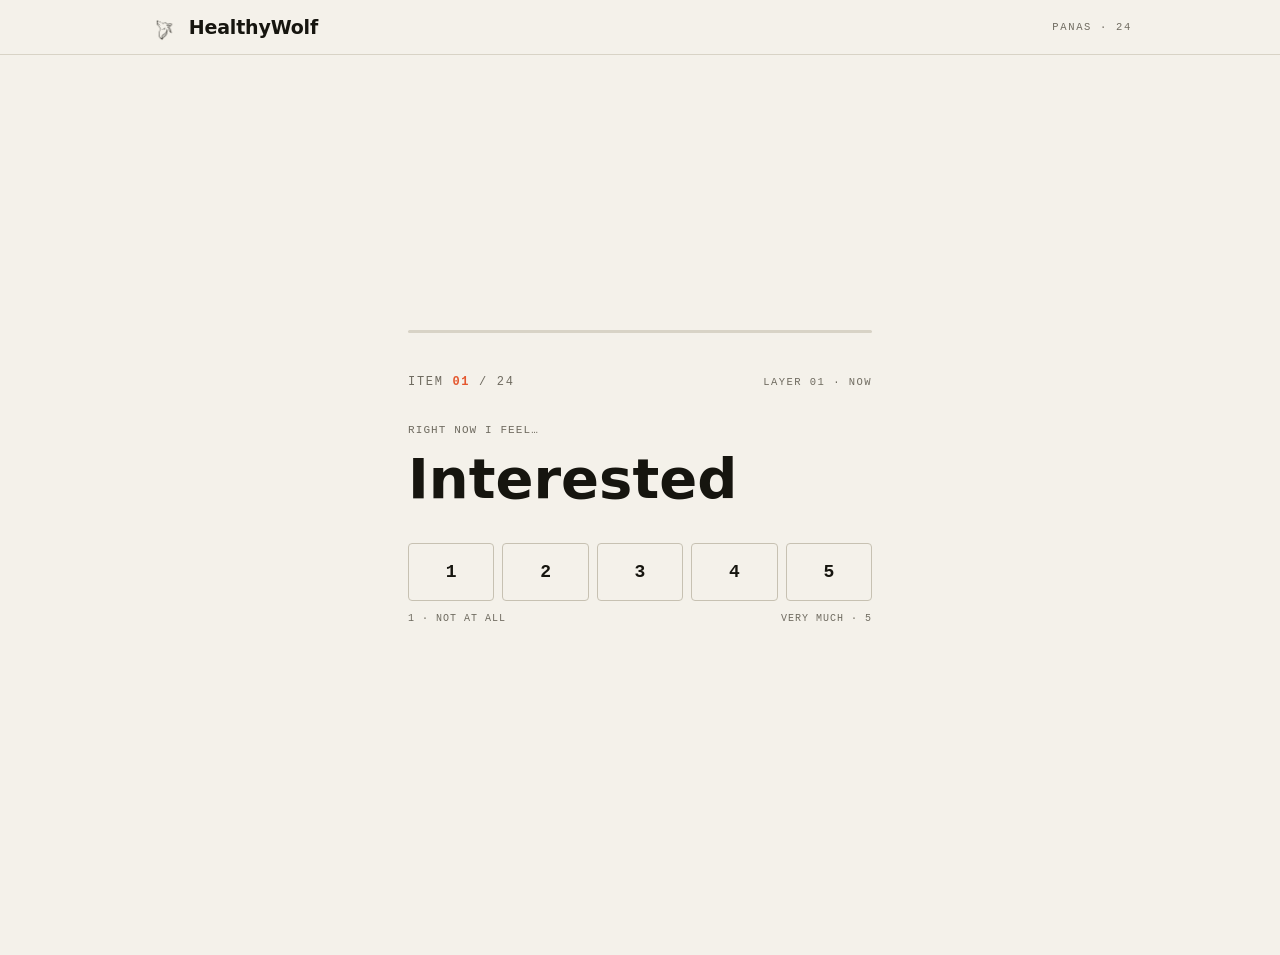
<file: en/test/quiz/index.html>
<!doctype html>
<html lang="en">
<head>
<meta charset="utf-8">
<meta name="viewport" content="width=device-width, initial-scale=1">
  <!-- Безопасность: CSP по хэшам inline-скриптов. Добавляешь аналитику —
       впиши её домен в script-src/connect-src и хэш её inline-кода. -->
  <meta http-equiv="Content-Security-Policy" content="default-src 'self'; script-src 'self' 'sha256-riitXBKGtl5y5ccA7GF6ccqJuwEVP5tm8j0ff/fbw9U=' 'sha256-bcwdCZI+Z83jej94TI3LN1e1GLMgAliA8npWfjq/yOk='; style-src 'self' 'unsafe-inline' https://fonts.googleapis.com; font-src 'self' https://fonts.gstatic.com; img-src 'self' data:; connect-src 'self'; frame-src 'none'; object-src 'none'; base-uri 'self'; form-action 'self'; upgrade-insecure-requests">
  <meta name="referrer" content="strict-origin-when-cross-origin">
<meta name="robots" content="noindex">
<title>Test — questions | HealthyWolf</title>
<link rel="icon" href="/assets/favicon.ico" sizes="any">
<link rel="apple-touch-icon" href="/assets/apple-touch-icon.png">
<meta name="theme-color" content="#F4F1EA">
<link rel="preconnect" href="https://fonts.googleapis.com">
<link rel="preconnect" href="https://fonts.gstatic.com" crossorigin>
<link href="https://fonts.googleapis.com/css2?family=IBM+Plex+Mono:wght@400;500;600&family=Inter:wght@400;500;600&family=Space+Grotesk:wght@500;600;700&display=swap" rel="stylesheet">
<link rel="stylesheet" href="/assets/lab.css">
<script>document.documentElement.className += " js";</script>
<!-- ANALYTICS -->
</head>
<body data-page="quiz">
<header class="nav">
  <div class="nav__in">
    <a class="brand" href="/en/test/" aria-label="HealthyWolf">
      <img class="brand__ico" src="/assets/wolf-ink.png" alt="" width="30" height="27">
      <span class="brand__name">Healthy<b>Wolf</b></span>
    </a>
    <span class="mono sm">PANAS · 24</span>
  </div>
</header>

<main class="funnel">
  <section class="quiz" id="quiz">
    <div class="wrap" style="max-width:560px;width:100%">
      <div class="quiz__bar"><i></i></div>
      <div class="quiz__meta">
        <span class="quiz__count"></span>
        <span class="quiz__layer"></span>
      </div>
      <p class="quiz__frame"></p>
      <div class="quiz__word"></div>
      <div class="scale" role="group" aria-label="Rate from 1 to 5"></div>
      <div class="scale__ends"></div>
      <button type="button" class="quiz__back"></button>
    </div>
  </section>
</main>

<script src="/assets/hw.js" defer></script>
</body>
</html>
</file>
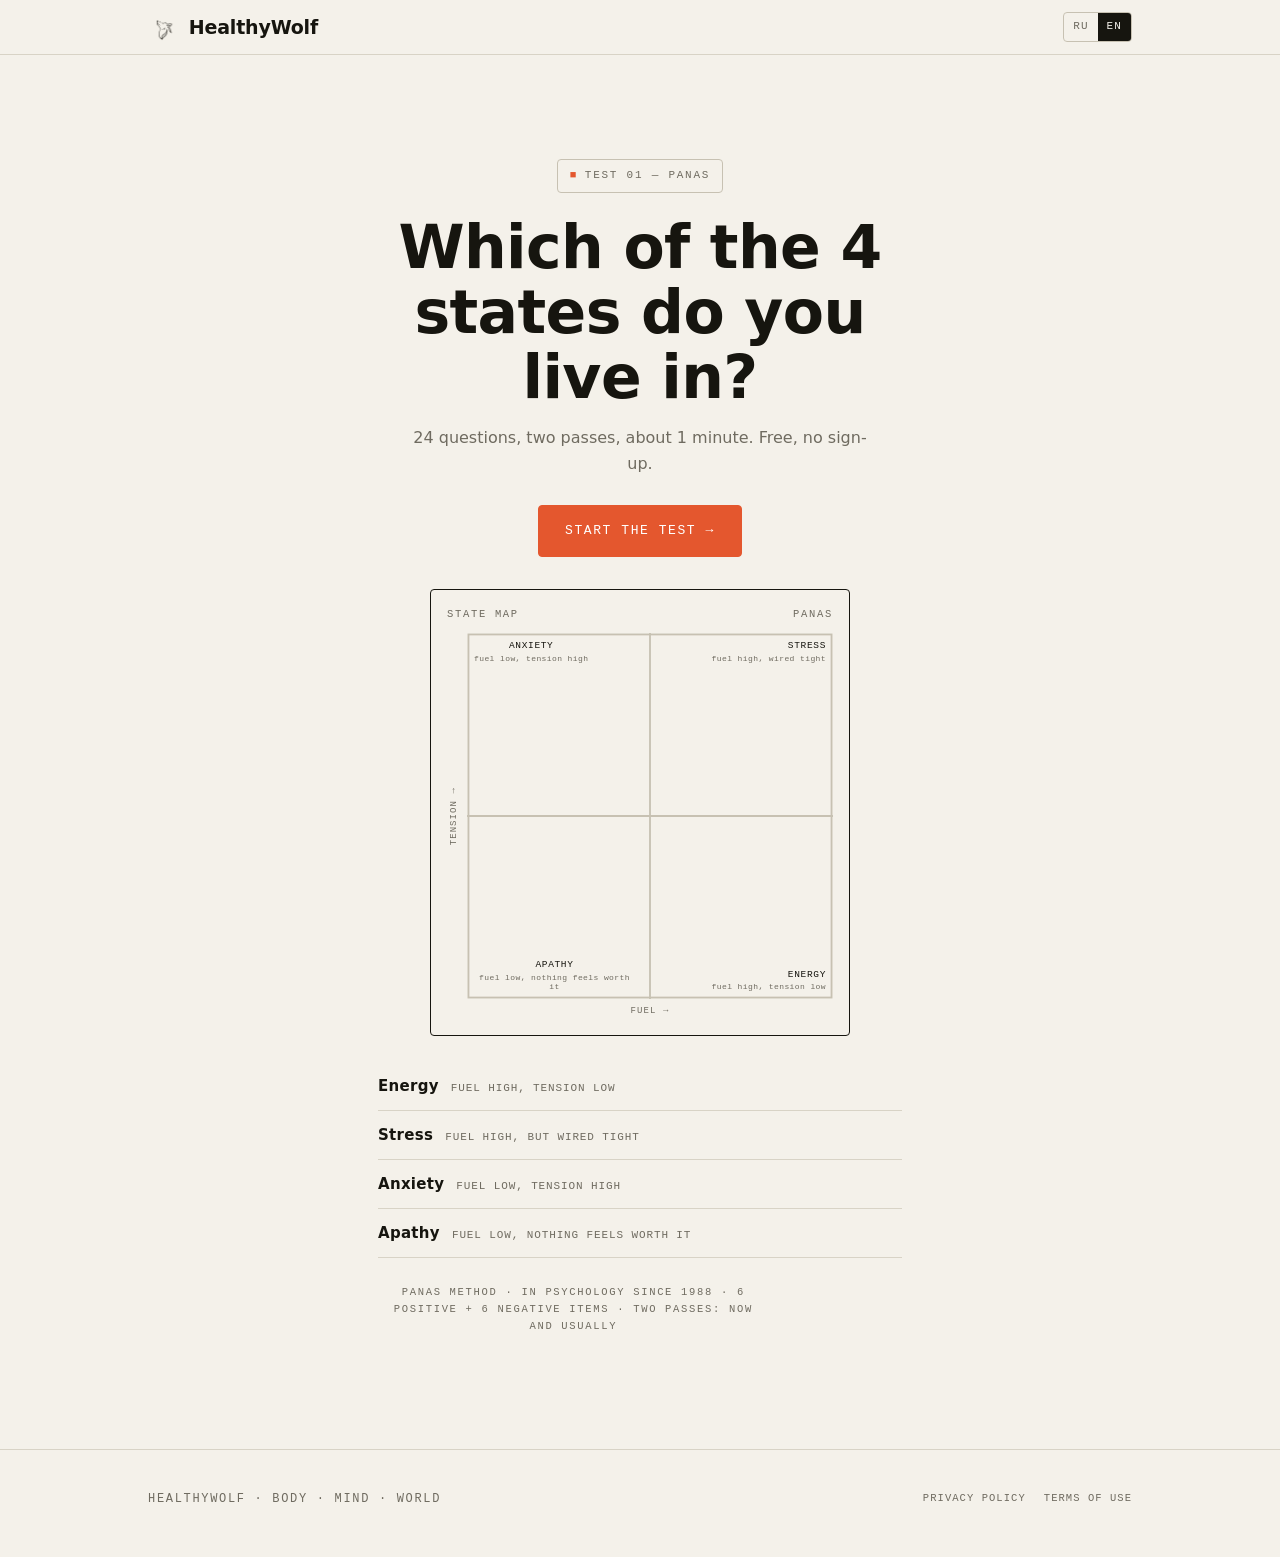
<file: en/test/result/index.html>
<!doctype html>
<html lang="en">
<head>
<meta charset="utf-8">
<meta name="viewport" content="width=device-width, initial-scale=1">
  <!-- Безопасность: CSP по хэшам inline-скриптов. Добавляешь аналитику —
       впиши её домен в script-src/connect-src и хэш её inline-кода. -->
  <meta http-equiv="Content-Security-Policy" content="default-src 'self'; script-src 'self' 'sha256-riitXBKGtl5y5ccA7GF6ccqJuwEVP5tm8j0ff/fbw9U=' 'sha256-bcwdCZI+Z83jej94TI3LN1e1GLMgAliA8npWfjq/yOk='; style-src 'self' 'unsafe-inline' https://fonts.googleapis.com; font-src 'self' https://fonts.gstatic.com; img-src 'self' data:; connect-src 'self'; frame-src 'none'; object-src 'none'; base-uri 'self'; form-action 'self'; upgrade-insecure-requests">
  <meta name="referrer" content="strict-origin-when-cross-origin">
<meta name="robots" content="noindex">
<title>Your report | HealthyWolf</title>
<link rel="icon" href="/assets/favicon.ico" sizes="any">
<link rel="apple-touch-icon" href="/assets/apple-touch-icon.png">
<meta name="theme-color" content="#F4F1EA">
<link rel="preconnect" href="https://fonts.googleapis.com">
<link rel="preconnect" href="https://fonts.gstatic.com" crossorigin>
<link href="https://fonts.googleapis.com/css2?family=IBM+Plex+Mono:wght@400;500;600&family=Inter:wght@400;500;600&family=Space+Grotesk:wght@500;600;700&display=swap" rel="stylesheet">
<link rel="stylesheet" href="/assets/lab.css">
<script>document.documentElement.className += " js";</script>
<!-- ANALYTICS -->
</head>
<body data-page="result">
<header class="nav">
  <div class="nav__in">
    <a class="brand" href="/en/" aria-label="HealthyWolf — home">
      <img class="brand__ico" src="/assets/wolf-ink.png" alt="" width="30" height="27">
      <span class="brand__name">Healthy<b>Wolf</b></span>
    </a>
    <span class="lang">
      <a href="/test/result/">RU</a>
      <a href="/en/test/result/" aria-current="true">EN</a>
    </span>
  </div>
</header>

<main class="funnel">
  <section>
    <div class="wrap" style="max-width:720px">

      <div class="result__stamps" id="r-stamps"></div>

      <div class="mono" id="r-eyebrow"></div>
      <div class="result__type" id="r-type"></div>
      <div class="result__form" id="r-form"></div>
      <p class="result__gist" id="r-gist"></p>

      <!-- FIG. 01 — LADDER -->
      <div style="margin-top:44px">
        <div class="fig-label" id="r-fig1"></div>
        <div class="ladder" id="r-ladder"></div>
        <p class="muted" id="r-laddernote" style="margin-top:14px;font-size:14px"></p>
      </div>

      <!-- FIG. 02 — QUADRANT -->
      <div style="margin-top:44px">
        <div class="fig-label" id="r-fig2"></div>
        <div class="quad" style="max-width:420px">
          <div class="quad__head">
            <span class="mono sm">Your point</span>
            <span class="mono sm">PANAS · usually</span>
          </div>
          <div class="quad__plotwrap">
            <span class="quad__axis-y" id="r-axisy"></span>
            <div class="quad__plot">
              <svg class="quad__svg" viewBox="0 0 100 100" preserveAspectRatio="none" aria-hidden="true">
                <rect x="0.4" y="0.4" width="99.2" height="99.2" fill="none" stroke="#C7C1B2" stroke-width="0.5"/>
                <line x1="50" y1="0" x2="50" y2="100" stroke="#C7C1B2" stroke-width="0.5"/>
                <line x1="0" y1="50" x2="100" y2="50" stroke="#C7C1B2" stroke-width="0.5"/>
              </svg>
              <div class="quad__label tl">Anxiety</div>
              <div class="quad__label tr">Stress</div>
              <div class="quad__label bl">Apathy</div>
              <div class="quad__label br">Energy</div>
              <span class="quad__pt" id="r-quadpt" style="left:50%;bottom:50%"></span>
            </div>
            <span class="quad__axis-x" id="r-axisx"></span>
          </div>
        </div>
      </div>

      <!-- TABLE 01 — SCORES -->
      <div style="margin-top:44px">
        <div class="fig-label" id="r-tab1"></div>
        <table class="scoretable" id="r-scoretable"></table>
        <p class="scoretable__note" id="r-tablenote"></p>
      </div>

      <!-- BREAKDOWN A–D behind email gate -->
      <div style="margin-top:52px">
        <div class="gate" id="r-gate">
          <span class="stamp gate__lockbadge" id="r-gatelocked"></span>

          <div class="gate__card">
            <h3 id="r-gatetitle" class="gate__title"></h3>
            <p id="r-gatesub" class="gate__sub"></p>
            <a id="r-gatelink" class="btn btn--block" href="#"></a>
            <p id="r-gatelegal" class="gate__legal mono"></p>
            <a id="r-applylink" class="gate__apply mono" href="#"></a>
          </div>

          <div class="gate__locked breakdown">
            <div class="sec">
              <h3 id="r-headA"></h3>
              <p id="r-a1"></p>
              <p id="r-a2"></p>
            </div>
            <div class="sec">
              <h3 id="r-headB"></h3>
              <p id="r-b"></p>
            </div>
            <div class="sec">
              <h3 id="r-headC"></h3>
              <div class="step-list" id="r-steps"></div>
            </div>
            <div class="sec">
              <h3 id="r-headD"></h3>
              <div class="compare" id="r-compare"></div>
              <p id="r-dbody" class="muted"></p>
            </div>
          </div>
        </div>
      </div>

      <div class="result__actions">
        <button type="button" class="btn" id="r-share"></button>
        <button type="button" class="btn btn--ghost" id="r-retake"></button>
      </div>

    </div>
  </section>
</main>

<footer class="footer">
  <div class="wrap footer__in">
    <div class="footer__brand">HealthyWolf · Body · Mind · World</div>
    <div class="footer__legal">
      <a href="/en/privacy/">Privacy Policy</a>
      <a href="/en/terms/">Terms of Use</a>
    </div>
  </div>
</footer>

<script src="/assets/hw.js" defer></script>
</body>
</html>
</file>
<file: assets/lab.css>
/* ==========================================================================
   HealthyWolf — дизайн-система «Лабораторный отчёт».
   Единый CSS для всех страниц (RU в корне, EN в /en/).
   Тёплая бумага, чернила, единственный акцент — оранжевый (только по делу).
   ========================================================================== */

/* -------- токены -------- */
:root {
  --paper:   #F4F1EA;   /* фон — тёплая бумага */
  --paper-2: #EEEAE0;   /* чуть темнее для плашек */
  --ink:     #16150F;   /* текст — чернила */
  --ink-2:   #6F6B60;   /* вторичный текст (AA на бумаге ≈ 4.7:1) */
  --line:    #D8D3C6;   /* линии, волосяные разделители */
  --line-2:  #C7C1B2;   /* линии чуть контрастнее */
  --accent:  #E4572E;   /* ЕДИНСТВЕННЫЙ акцент */
  --cream:   #EFEBE0;   /* текст на тёмной секции */
  --cream-2: #A8A296;   /* вторичный текст на тёмной секции */

  --mono: "IBM Plex Mono", ui-monospace, "SFMono-Regular", Menlo, monospace;
  --sans: "Inter", system-ui, -apple-system, "Segoe UI", Roboto, sans-serif;
  --display: "Space Grotesk", var(--sans);

  --maxw: 1080px;
  --pad: clamp(20px, 5vw, 48px);
  --radius: 4px;
}

*, *::before, *::after { box-sizing: border-box; }

html { -webkit-text-size-adjust: 100%; scroll-behavior: smooth; }

body {
  margin: 0;
  background: var(--paper);
  color: var(--ink);
  font-family: var(--sans);
  font-size: 16px;
  line-height: 1.6;
  font-weight: 400;
  -webkit-font-smoothing: antialiased;
  text-rendering: optimizeLegibility;
  overflow-x: hidden;
}

img { max-width: 100%; display: block; }
a { color: inherit; }

/* -------- типографика -------- */
h1, h2, h3 {
  font-family: var(--display);
  font-weight: 600;
  line-height: 1.08;
  letter-spacing: -0.01em;
  margin: 0;
}
h1 { font-size: clamp(32px, 8vw, 60px); }
h2 { font-size: clamp(26px, 6vw, 42px); }
h3 { font-size: clamp(20px, 4.5vw, 28px); }

p { margin: 0 0 1em; max-width: 62ch; }
strong, b { font-weight: 600; }
em { font-style: italic; }

.accent { color: var(--accent); }
em.accent, .accent em { font-style: italic; }

/* mono-лейбл / данные */
.mono {
  font-family: var(--mono);
  text-transform: uppercase;
  letter-spacing: 0.14em;
  font-size: 12px;
  color: var(--ink-2);
  font-weight: 500;
}
.mono.sm { font-size: 10.5px; letter-spacing: 0.16em; }

/* mono-штамп в тонкой рамке [ ... ] */
.stamp {
  display: inline-flex;
  align-items: center;
  gap: 0.6em;
  font-family: var(--mono);
  text-transform: uppercase;
  letter-spacing: 0.16em;
  font-size: 11px;
  font-weight: 500;
  color: var(--ink-2);
  border: 1px solid var(--line-2);
  border-radius: var(--radius);
  padding: 7px 12px;
  background: transparent;
}
.stamp .dot { color: var(--accent); }

/* линейка-разделитель с mono-подписью: —— 01 · РАЗДЕЛ —— */
.rule {
  display: flex;
  align-items: center;
  gap: 16px;
  margin: 0 0 28px;
  font-family: var(--mono);
  text-transform: uppercase;
  letter-spacing: 0.18em;
  font-size: 11px;
  color: var(--ink-2);
  font-weight: 500;
}
.rule::after { content: ""; flex: 1; height: 1px; background: var(--line-2); }
.rule .num { color: var(--accent); }

/* контурные (stroke-only) огромные цифры */
.ghost-num {
  font-family: var(--display);
  font-weight: 700;
  font-size: clamp(56px, 14vw, 120px);
  line-height: 0.9;
  color: transparent;
  -webkit-text-stroke: 1.5px var(--line-2);
  letter-spacing: -0.02em;
}

/* -------- сетка / секции -------- */
.wrap { max-width: var(--maxw); margin: 0 auto; padding-left: var(--pad); padding-right: var(--pad); }
section { padding: clamp(56px, 11vw, 104px) 0; }
section.tight { padding: clamp(40px, 8vw, 72px) 0; }
.divider { border: none; border-top: 1px solid var(--line); margin: 0; }

/* -------- кнопки -------- */
.btn {
  display: inline-flex;
  align-items: center;
  gap: 0.6em;
  font-family: var(--mono);
  text-transform: uppercase;
  letter-spacing: 0.12em;
  font-size: 13px;
  font-weight: 500;
  padding: 15px 26px;
  border-radius: var(--radius);
  border: 1px solid var(--ink);
  background: var(--ink);
  color: var(--paper);
  cursor: pointer;
  text-decoration: none;
  transition: background .18s ease, color .18s ease, border-color .18s ease;
  -webkit-appearance: none;
  appearance: none;
}
.btn:hover { background: transparent; color: var(--ink); }

.btn--accent { background: var(--accent); border-color: var(--accent); color: #fff; }
.btn--accent:hover { background: transparent; color: var(--accent); }

.btn--ghost { background: transparent; color: var(--ink); }
.btn--ghost:hover { background: var(--ink); color: var(--paper); }

/* ghost-кнопка на тёмной секции */
.dark .btn--ghost { color: var(--cream); border-color: var(--cream); }
.dark .btn--ghost:hover { background: var(--accent); border-color: var(--accent); color: #fff; }

.btn--sm { padding: 11px 18px; font-size: 12px; }
.btn--block { display: flex; width: 100%; justify-content: center; }

/* на мобиле основные CTA — на всю ширину (отступы 20px даёт .wrap) */
@media (max-width: 480px) {
  .btn:not(.btn--sm) { width: 100%; justify-content: center; }
  .hero__cta { width: 100%; }
  .result__actions { flex-direction: column; }
}

/* текст-ссылка со стрелкой */
.tlink {
  font-family: var(--mono);
  text-transform: uppercase;
  letter-spacing: 0.1em;
  font-size: 12px;
  font-weight: 500;
  color: var(--ink);
  text-decoration: none;
  border-bottom: 1px solid var(--line-2);
  padding-bottom: 2px;
  transition: border-color .18s;
}
.tlink:hover { border-color: var(--accent); }

/* -------- NAV -------- */
.nav {
  position: sticky; top: 0; z-index: 50;
  background: color-mix(in srgb, var(--paper) 88%, transparent);
  -webkit-backdrop-filter: blur(8px); backdrop-filter: blur(8px);
  border-bottom: 1px solid var(--line);
}
.nav__in { max-width: var(--maxw); margin: 0 auto; padding: 12px var(--pad); display: flex; align-items: center; justify-content: space-between; gap: 16px; }
.brand { display: inline-flex; align-items: center; gap: 10px; text-decoration: none; color: var(--ink); }
.brand__ico { height: 28px; width: auto; display: block; }
.brand__name { font-family: var(--display); font-weight: 600; font-size: 19px; letter-spacing: -0.01em; }
.brand__name b { font-weight: 600; }

.nav__links { display: flex; align-items: center; gap: 26px; }
.nav__links a {
  font-family: var(--mono); text-transform: uppercase; letter-spacing: 0.12em;
  font-size: 11.5px; font-weight: 500; color: var(--ink-2); text-decoration: none;
  transition: color .15s;
}
.nav__links a:hover { color: var(--ink); }

.lang {
  display: inline-flex; border: 1px solid var(--line-2); border-radius: var(--radius);
  overflow: hidden; font-family: var(--mono); font-size: 11px; letter-spacing: 0.1em;
}
.lang a { padding: 5px 9px; text-decoration: none; color: var(--ink-2); }
.lang a[aria-current="true"] { background: var(--ink); color: var(--paper); }

.burger { display: none; background: none; border: 1px solid var(--line-2); border-radius: var(--radius); width: 40px; height: 38px; cursor: pointer; align-items: center; justify-content: center; }
.burger span { display: block; width: 18px; height: 1.5px; background: var(--ink); position: relative; }
.burger span::before, .burger span::after { content: ""; position: absolute; left: 0; width: 18px; height: 1.5px; background: var(--ink); }
.burger span::before { top: -5px; } .burger span::after { top: 5px; }

@media (max-width: 760px) {
  .nav__links {
    position: fixed; inset: 57px 0 auto 0; flex-direction: column; align-items: flex-start;
    gap: 0; background: var(--paper); border-bottom: 1px solid var(--line);
    padding: 8px var(--pad) 20px; transform: translateY(-120%); transition: transform .25s ease;
    box-shadow: 0 12px 24px rgba(0,0,0,.06);
  }
  .nav__links.open { transform: translateY(0); }
  .nav__links a { padding: 14px 0; width: 100%; border-bottom: 1px solid var(--line); font-size: 13px; }
  .nav__links .lang { margin-top: 14px; }
  .burger { display: inline-flex; }
}

/* -------- HERO -------- */
.hero { position: relative; padding-top: clamp(40px, 8vw, 72px); }
/* едва заметная миллиметровка */
.hero__grid-bg {
  position: absolute; inset: 0; pointer-events: none; z-index: 0;
  background-image:
    linear-gradient(var(--line) 1px, transparent 1px),
    linear-gradient(90deg, var(--line) 1px, transparent 1px);
  background-size: 28px 28px;
  -webkit-mask-image: radial-gradient(120% 80% at 70% 20%, #000 0%, transparent 72%);
  mask-image: radial-gradient(120% 80% at 70% 20%, #000 0%, transparent 72%);
  opacity: 0.5;
}
.hero__in { position: relative; z-index: 1; display: grid; grid-template-columns: 1.05fr 0.95fr; gap: clamp(28px, 5vw, 56px); align-items: center; }
.hero h1 { margin: 20px 0 22px; max-width: 15ch; }
.hero__sub { font-size: 17px; color: var(--ink-2); max-width: 44ch; margin-bottom: 28px; }
.hero__cta { display: flex; flex-wrap: wrap; align-items: center; gap: 18px; margin-bottom: 26px; }
.hero__facts { font-size: 10.5px; }

@media (max-width: 860px) {
  .hero__in { grid-template-columns: 1fr; }
  .hero__sub { max-width: 52ch; }
}

/* -------- КАРТА-КВАДРАНТ (прибор — единственная «коробка») -------- */
.quad {
  border: 1px solid var(--ink); border-radius: var(--radius); background: var(--paper);
  padding: 16px; position: relative;
}
.quad__head { display: flex; justify-content: space-between; align-items: baseline; margin-bottom: 10px; }
.quad__plotwrap { display: grid; grid-template-columns: 15px 1fr; grid-template-rows: 1fr 15px; gap: 5px; }
.quad__plot { grid-column: 2; grid-row: 1; position: relative; aspect-ratio: 1 / 1; width: 100%; }
.quad__svg { position: absolute; inset: 0; width: 100%; height: 100%; }
.quad__label {
  position: absolute; font-family: var(--mono); font-size: 9.5px; letter-spacing: 0.07em;
  text-transform: uppercase; color: var(--ink); line-height: 1.22; max-width: 44%;
}
.quad__label small { display: block; color: var(--ink-2); letter-spacing: 0.05em; font-size: 8px; margin-top: 2px; text-transform: none; }
.quad__label.tl { top: 7px; left: 7px; }
.quad__label.tr { top: 7px; right: 7px; text-align: right; }
.quad__label.bl { bottom: 7px; left: 7px; }
.quad__label.br { bottom: 7px; right: 7px; text-align: right; }
.quad__axis-x, .quad__axis-y { font-family: var(--mono); font-size: 9px; letter-spacing: 0.12em; text-transform: uppercase; color: var(--ink-2); align-self: center; justify-self: center; }
.quad__axis-x { grid-column: 2; grid-row: 2; }
.quad__axis-y { grid-column: 1; grid-row: 1; writing-mode: vertical-rl; rotate: 180deg; }

.quad__pt { position: absolute; width: 12px; height: 12px; border-radius: 50%; background: var(--accent); transform: translate(-50%, 50%); }
.quad__pt::after { content: ""; position: absolute; inset: -6px; border-radius: 50%; border: 1px solid var(--accent); opacity: .5; animation: pulse 2.6s ease-out infinite; }
.quad__pt.sample { background: color-mix(in srgb, var(--accent) 30%, transparent); }
.quad__pt.sample::after { display: none; }
.quad__note { font-family: var(--mono); font-size: 9px; letter-spacing: 0.08em; text-transform: uppercase; color: var(--ink-2); margin-top: 10px; text-align: center; }

@keyframes pulse { 0% { transform: scale(.7); opacity: .7; } 70% { transform: scale(1.9); opacity: 0; } 100% { opacity: 0; } }
@media (prefers-reduced-motion: reduce) { .quad__pt::after { animation: none; } }

/* -------- 2 колонки (интро основателя, «сейчас/обычно») -------- */
.cols2 { display: grid; grid-template-columns: 1fr 1fr; gap: clamp(28px, 5vw, 56px); align-items: center; }
@media (max-width: 800px) {
  .cols2 { grid-template-columns: 1fr; }
  .cols2.rev > *:first-child { order: 2; }
  /* на мобиле портрет основателя компактный и по центру колонки */
  .cols2 .photo { max-width: 280px; }
}

.lead {
  font-family: var(--display); font-weight: 500; font-size: clamp(19px, 3vw, 23px);
  line-height: 1.3; color: var(--ink); margin: 0 0 18px; max-width: 26ch;
}

/* фото в рамке (разрешённая «коробка») — портрет «голова и плечи» */
.photo { border: 1px solid var(--ink); border-radius: var(--radius); overflow: hidden; background: var(--paper-2); max-width: 360px; margin-inline: auto; }
.photo img { width: 100%; height: auto; aspect-ratio: 3 / 4; object-fit: cover; object-position: 50% 15%; display: block; }
.photo__cap { font-family: var(--mono); font-size: 10px; letter-spacing: 0.1em; text-transform: uppercase; color: var(--ink-2); padding: 10px 12px; border-top: 1px solid var(--line); white-space: nowrap; overflow: hidden; text-overflow: ellipsis; }

/* -------- слот под видео -------- */
.videoslot {
  border: 1.5px dashed var(--line-2); border-radius: var(--radius); aspect-ratio: 16 / 9;
  display: flex; flex-direction: column; align-items: center; justify-content: center; gap: 14px;
  color: var(--ink-2); background: var(--paper-2);
}
.videoslot .play { width: 54px; height: 54px; border: 1.5px solid var(--ink-2); border-radius: 50%; display: flex; align-items: center; justify-content: center; }
.videoslot .play svg { width: 20px; height: 20px; }

/* -------- ЛЕДЖЕР (списки-строки вместо карточек) -------- */
.ledger { border-top: 1px solid var(--line); }
.ledger__row { display: grid; grid-template-columns: 44px 1fr; gap: 18px; align-items: baseline; padding: 18px 0; border-bottom: 1px solid var(--line); }
.ledger__i { font-family: var(--mono); font-size: 13px; font-weight: 600; color: var(--accent); letter-spacing: 0.05em; }
.ledger__row h3 { font-size: clamp(17px, 3vw, 20px); font-family: var(--display); font-weight: 500; }
.ledger__row p { margin: 4px 0 0; color: var(--ink-2); font-size: 15px; }
.ledger--tick .ledger__i { color: var(--accent); }

/* галочки-список */
.checks { list-style: none; padding: 0; margin: 18px 0 28px; }
.checks li { display: grid; grid-template-columns: 26px 1fr; gap: 10px; padding: 12px 0; border-bottom: 1px solid var(--line); align-items: start; }
.checks li::before { content: ""; }
.check-ic { width: 20px; height: 20px; color: var(--accent); margin-top: 2px; }

/* -------- ТЁМНАЯ секция (враг) -------- */
.dark { background: var(--ink); color: var(--cream); }
.dark h2 { color: var(--cream); }
.dark .rule { color: var(--cream-2); }
.dark .rule::after { background: #3a382e; }
.dark .stamp { color: var(--cream-2); border-color: #3a382e; }
.dark .enemy-line { font-family: var(--display); font-weight: 600; color: var(--accent); font-size: clamp(24px, 5vw, 34px); margin: 6px 0 18px; }
.dark p { color: var(--cream-2); }

/* -------- МЕТОД: 3 колонки с вертикальными линиями -------- */
.cols3 { display: grid; grid-template-columns: repeat(3, 1fr); gap: 0; margin-top: 32px; }
.cols3 > div { padding: 4px clamp(16px, 3vw, 30px); border-left: 1px solid var(--line); }
.cols3 > div:first-child { border-left: none; padding-left: 0; }
.cols3 h3 { margin: 14px 0 6px; font-family: var(--display); font-weight: 500; }
.cols3 p { color: var(--ink-2); font-size: 15px; margin: 0; }
@media (max-width: 760px) {
  .cols3 { grid-template-columns: 1fr; }
  .cols3 > div { border-left: none; border-top: 1px solid var(--line); padding: 22px 0; }
  .cols3 > div:first-child { border-top: none; padding-top: 0; }
}

/* -------- ИСТОРИЯ (editorial с левой линией) -------- */
.story { max-width: 68ch; }
.story__body { border-left: 1px solid var(--line-2); padding-left: clamp(18px, 4vw, 34px); }
.story__body p { font-size: 16.5px; line-height: 1.75; max-width: 60ch; color: var(--ink); }
.story__body p:first-child::first-letter {
  font-family: var(--display); font-weight: 600; font-size: 3.1em; line-height: .8;
  float: left; margin: 6px 10px 0 0; color: var(--accent);
}

/* -------- FOOTER -------- */
.footer { border-top: 1px solid var(--line); padding: 40px 0 48px; }
.footer__in { display: flex; flex-wrap: wrap; gap: 22px 40px; justify-content: space-between; align-items: flex-start; }
.footer__brand { font-family: var(--mono); text-transform: uppercase; letter-spacing: 0.14em; font-size: 12px; color: var(--ink-2); }
.footer__soc { display: flex; gap: 16px; align-items: center; }
.footer__soc a { color: var(--ink-2); transition: color .15s; }
.footer__soc a:hover { color: var(--accent); }
.footer__soc svg { width: 20px; height: 20px; display: block; }
.footer__legal { display: flex; gap: 18px; font-family: var(--mono); font-size: 10.5px; letter-spacing: 0.1em; text-transform: uppercase; }
.footer__legal a { color: var(--ink-2); text-decoration: none; border-bottom: 1px solid transparent; }
.footer__legal a:hover { border-color: var(--line-2); }

/* -------- fade-up при скролле (только если есть JS; иначе контент виден) -------- */
.js .reveal { opacity: 0; transform: translateY(16px); transition: opacity .6s ease, transform .6s ease; }
.js .reveal.in { opacity: 1; transform: none; }
@media (prefers-reduced-motion: reduce) { .js .reveal { opacity: 1; transform: none; transition: none; } }

/* ==========================================================================
   ВОРОНКА ТЕСТА (/test/, /test/quiz/, /test/result/)
   ========================================================================== */
.funnel { min-height: 100vh; display: flex; flex-direction: column; }
.funnel .wrap { width: 100%; }
.center-narrow { max-width: 620px; margin: 0 auto; text-align: center; }

/* превью квадранта с 4 состояниями (на /test/) */
.quad-preview { max-width: 420px; margin: 32px auto 0; }
.type-list { list-style: none; padding: 0; margin: 26px 0 0; text-align: left; }
.type-list li { display: grid; grid-template-columns: auto 1fr; gap: 12px; padding: 12px 0; border-bottom: 1px solid var(--line); align-items: baseline; }
.type-list .tname { font-family: var(--display); font-weight: 600; font-size: 15px; letter-spacing: 0.02em; }
.type-list .tform { font-family: var(--mono); font-size: 11px; text-transform: uppercase; letter-spacing: 0.08em; color: var(--ink-2); }

/* -------- QUIZ -------- */
.quiz { flex: 1; display: flex; flex-direction: column; justify-content: center; padding: 40px 0; }
.quiz__bar { height: 3px; background: var(--line); border-radius: 2px; overflow: hidden; margin-bottom: 40px; }
.quiz__bar > i { display: block; height: 100%; background: var(--accent); width: 0; transition: width .35s ease; }
.quiz__meta { display: flex; justify-content: space-between; align-items: baseline; margin-bottom: 30px; }
.quiz__count { font-family: var(--mono); font-size: 12px; letter-spacing: 0.14em; text-transform: uppercase; color: var(--ink-2); }
.quiz__count b { color: var(--accent); }
.quiz__layer { font-family: var(--mono); font-size: 10.5px; letter-spacing: 0.14em; text-transform: uppercase; color: var(--ink-2); }
.quiz__frame { font-family: var(--mono); font-size: 11px; letter-spacing: 0.1em; text-transform: uppercase; color: var(--ink-2); margin-bottom: 10px; }
.quiz__word { font-family: var(--display); font-weight: 600; font-size: clamp(34px, 9vw, 56px); line-height: 1.05; margin-bottom: 34px; }
.scale { display: grid; grid-template-columns: repeat(5, 1fr); gap: 8px; }
.scale button {
  font-family: var(--mono); font-size: 18px; font-weight: 600; padding: 18px 0;
  border: 1px solid var(--line-2); border-radius: var(--radius); background: var(--paper);
  color: var(--ink); cursor: pointer; transition: all .14s ease;
}
.scale button:hover, .scale button:focus-visible { border-color: var(--accent); color: var(--accent); background: color-mix(in srgb, var(--accent) 6%, var(--paper)); outline: none; }
.scale button.sel { background: var(--accent); border-color: var(--accent); color: #fff; }
.scale__ends { display: flex; justify-content: space-between; margin-top: 10px; font-family: var(--mono); font-size: 10px; letter-spacing: 0.1em; text-transform: uppercase; color: var(--ink-2); }
.quiz__back { margin-top: 30px; background: none; border: none; cursor: pointer; font-family: var(--mono); font-size: 11px; letter-spacing: 0.12em; text-transform: uppercase; color: var(--ink-2); padding: 6px 0; }
.quiz__back:hover { color: var(--ink); }

/* -------- RESULT -------- */
.result__stamps { display: flex; flex-wrap: wrap; gap: 10px; margin-bottom: 26px; }
.result__type { font-family: var(--display); font-weight: 700; font-size: clamp(44px, 13vw, 88px); line-height: .95; letter-spacing: -0.02em; margin: 8px 0 10px; }
.result__form { font-family: var(--mono); font-size: 13px; letter-spacing: 0.1em; text-transform: uppercase; color: var(--accent); margin-bottom: 14px; }
.result__gist { font-size: 18px; max-width: 46ch; color: var(--ink); }
.fig-label { font-family: var(--mono); font-size: 11px; letter-spacing: 0.14em; text-transform: uppercase; color: var(--ink-2); margin-bottom: 14px; }

/* лестница состояний */
.ladder { border: 1px solid var(--line); border-radius: var(--radius); overflow: hidden; }
.ladder__step { display: grid; grid-template-columns: 40px 1fr auto; gap: 14px; align-items: center; padding: 16px 18px; border-bottom: 1px solid var(--line); position: relative; }
.ladder__step:last-child { border-bottom: none; }
.ladder__step .s-i { font-family: var(--mono); font-size: 12px; color: var(--ink-2); }
.ladder__step .s-name { font-family: var(--display); font-weight: 600; font-size: 17px; }
.ladder__step .s-form { font-family: var(--mono); font-size: 10.5px; text-transform: uppercase; letter-spacing: 0.08em; color: var(--ink-2); }
.ladder__step.on { background: color-mix(in srgb, var(--accent) 8%, var(--paper)); }
.ladder__step.on .s-name { color: var(--accent); }
.ladder__you { display: inline-flex; align-items: center; gap: 7px; font-family: var(--mono); font-size: 10.5px; letter-spacing: 0.1em; text-transform: uppercase; color: var(--accent); }
.ladder__you .d { width: 9px; height: 9px; border-radius: 50%; background: var(--accent); position: relative; }
.ladder__you .d::after { content: ""; position: absolute; inset: -5px; border: 1px solid var(--accent); border-radius: 50%; animation: pulse 2.6s ease-out infinite; }

/* таблица баллов */
.scoretable { width: 100%; border-collapse: collapse; font-family: var(--mono); }
.scoretable th, .scoretable td { border: 1px solid var(--line); padding: 12px 14px; text-align: right; font-size: 13px; }
.scoretable th { text-transform: uppercase; letter-spacing: 0.1em; font-size: 10.5px; color: var(--ink-2); font-weight: 500; }
.scoretable td:first-child, .scoretable th:first-child { text-align: left; }
.scoretable tbody th { text-align: left; }
.scoretable .hi { color: var(--accent); }
.scoretable__note { font-family: var(--mono); font-size: 10px; letter-spacing: 0.1em; text-transform: uppercase; color: var(--ink-2); margin-top: 10px; }

/* разбор A–D */
.breakdown h3 { font-family: var(--display); font-weight: 600; font-size: clamp(20px, 4vw, 26px); margin: 0 0 12px; }
.breakdown .sec { padding: 30px 0; border-top: 1px solid var(--line); }
.breakdown .sec:first-child { border-top: none; }
.breakdown p { color: var(--ink); }
.step-list { display: grid; gap: 20px; margin-top: 18px; }
.step-list .step { display: grid; grid-template-columns: auto 1fr; gap: 18px; align-items: start; }
.step-list .step .n { font-family: var(--display); font-weight: 700; font-size: 40px; line-height: .9; color: transparent; -webkit-text-stroke: 1.4px var(--accent); }
.step-list .step p { margin: 0; color: var(--ink-2); }
.compare { display: grid; grid-template-columns: 1fr 1fr; gap: 16px; margin: 18px 0; }
.compare .cell { border: 1px solid var(--line); border-radius: var(--radius); padding: 16px; }
.compare .cell .k { font-family: var(--mono); font-size: 10.5px; letter-spacing: 0.12em; text-transform: uppercase; color: var(--ink-2); }
.compare .cell .v { font-family: var(--display); font-weight: 700; font-size: 30px; margin-top: 6px; }
@media (max-width: 600px) { .compare { grid-template-columns: 1fr 1fr; } }

/* email-гейт: размытый тизер разбора + CTA-карточка со ссылкой на форму */
.gate { position: relative; }
.gate__locked { filter: blur(7px); pointer-events: none; user-select: none; }
.gate__lockbadge { position: absolute; top: 12px; left: 50%; transform: translateX(-50%); z-index: 3; }
.gate__card {
  position: absolute; top: 40px; left: 50%; transform: translateX(-50%);
  width: min(460px, 92%); z-index: 4; background: var(--paper);
  border: 1px solid var(--ink); border-radius: var(--radius); padding: 26px 24px; text-align: center;
  box-shadow: 0 20px 50px rgba(22,21,15,.14);
}
.gate__title { font-family: var(--display); font-weight: 600; font-size: 19px; line-height: 1.25; letter-spacing: -0.01em; color: var(--ink); margin: 0 0 8px; text-wrap: balance; }
.gate__sub { font-size: 13.5px; line-height: 1.45; color: var(--ink-2); margin: 0 0 18px; }
.gate__legal { font-size: 9.5px; line-height: 1.5; letter-spacing: 0.05em; text-transform: none; color: var(--ink-2); margin: 12px 0 0; }
.gate__legal a { color: var(--ink-2); text-decoration: underline; }
.gate__legal a:hover { color: var(--ink); }
/* вторичный CTA — текстовая ссылка, отделена волосяным разделителем */
.gate__apply { display: block; margin-top: 20px; padding-top: 16px; border-top: 1px solid var(--line);
  font-size: 11.5px; line-height: 1.4; letter-spacing: 0.02em; text-transform: none;
  color: var(--ink-2); text-decoration: none; transition: color .15s ease; }
.gate__apply:hover { color: var(--ink); text-decoration: underline; }

.result__actions { display: flex; flex-wrap: wrap; gap: 14px; margin-top: 36px; }

/* -------- юридические страницы -------- */
.legal { max-width: 720px; }
.legal h1 { font-size: clamp(28px, 6vw, 40px); margin-bottom: 8px; }
.legal h2 { font-size: clamp(19px, 3vw, 24px); margin: 34px 0 10px; }
.legal p, .legal li { color: var(--ink); font-size: 15.5px; }
.legal ul { padding-left: 20px; }
.legal li { margin-bottom: 8px; }
.legal .updated { font-family: var(--mono); font-size: 11px; letter-spacing: 0.12em; text-transform: uppercase; color: var(--ink-2); margin-bottom: 30px; }

/* -------- утилиты -------- */
.mt0 { margin-top: 0; } .mb0 { margin-bottom: 0; }
.muted { color: var(--ink-2); }
.nowrap { white-space: nowrap; }
.skip { position: absolute; left: -9999px; }
.skip:focus { left: 12px; top: 12px; position: fixed; background: var(--ink); color: var(--paper); padding: 10px 14px; z-index: 100; border-radius: var(--radius); }
</file>
